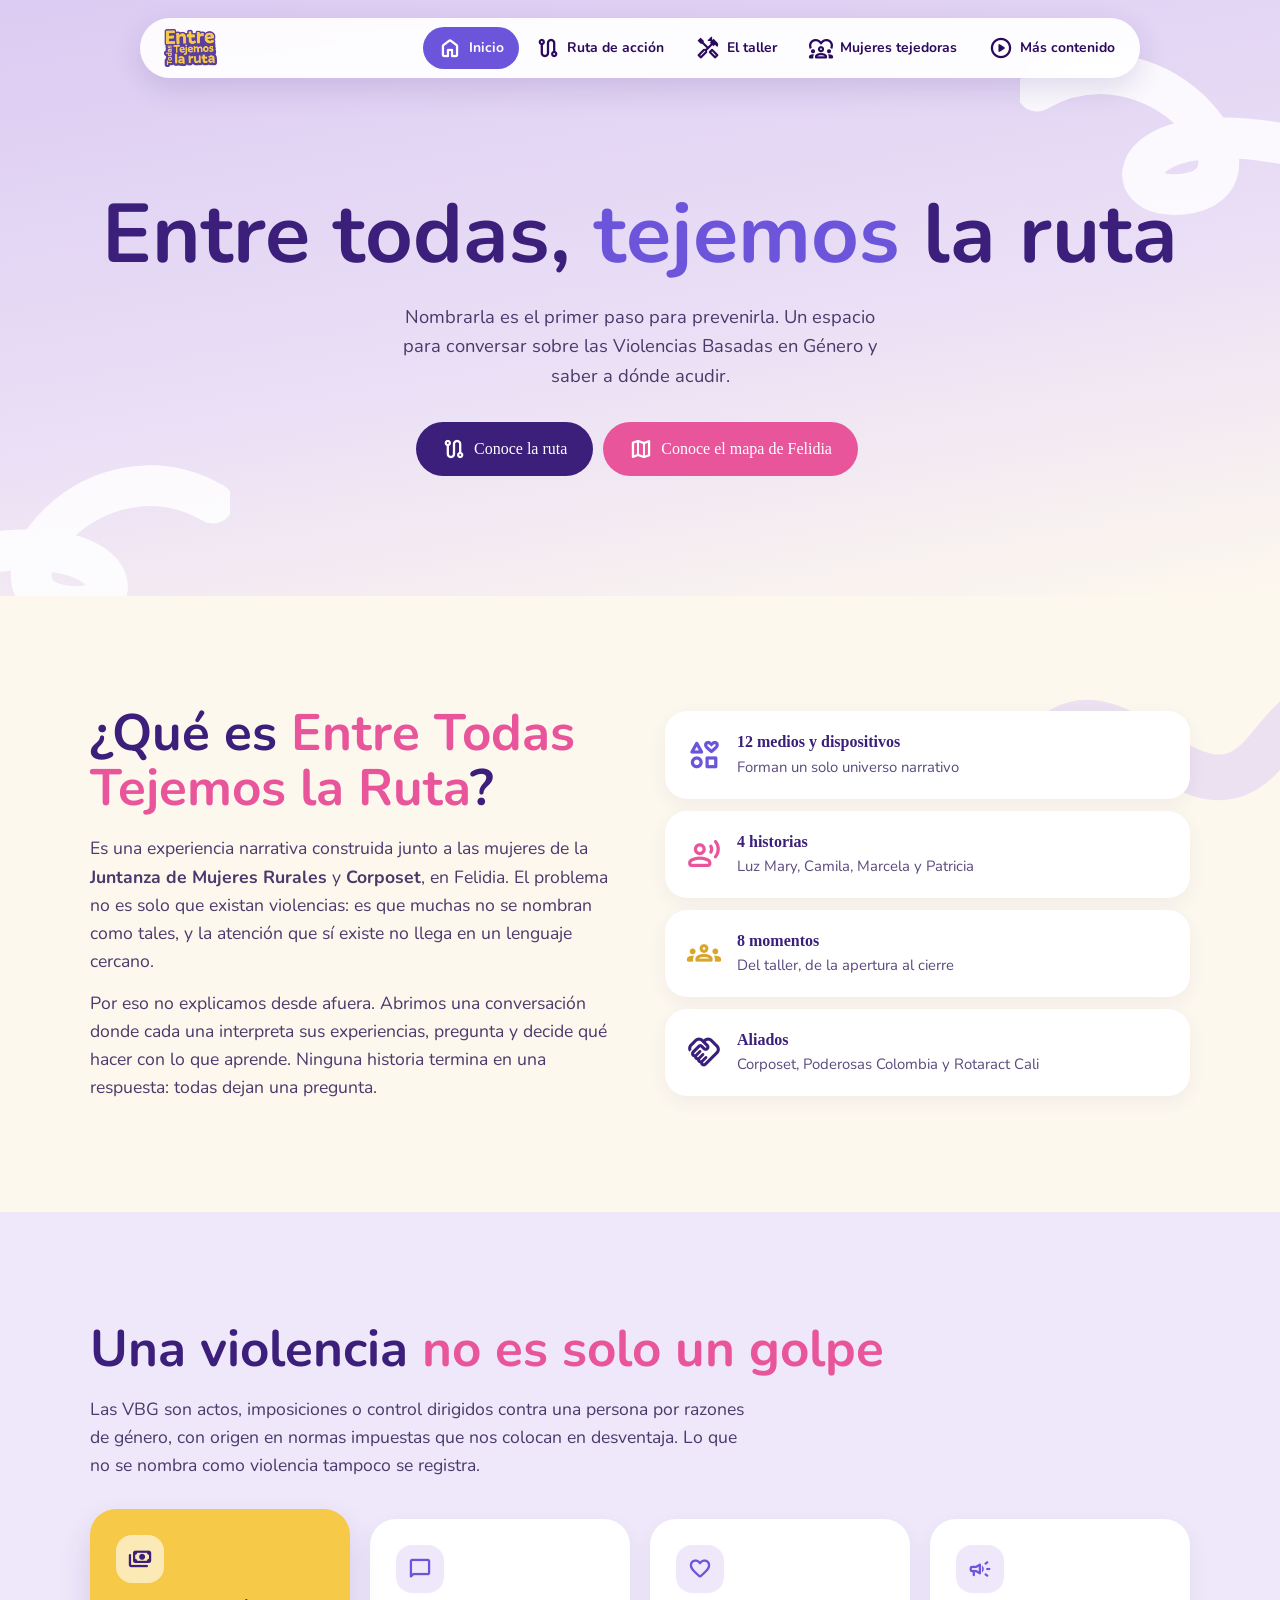
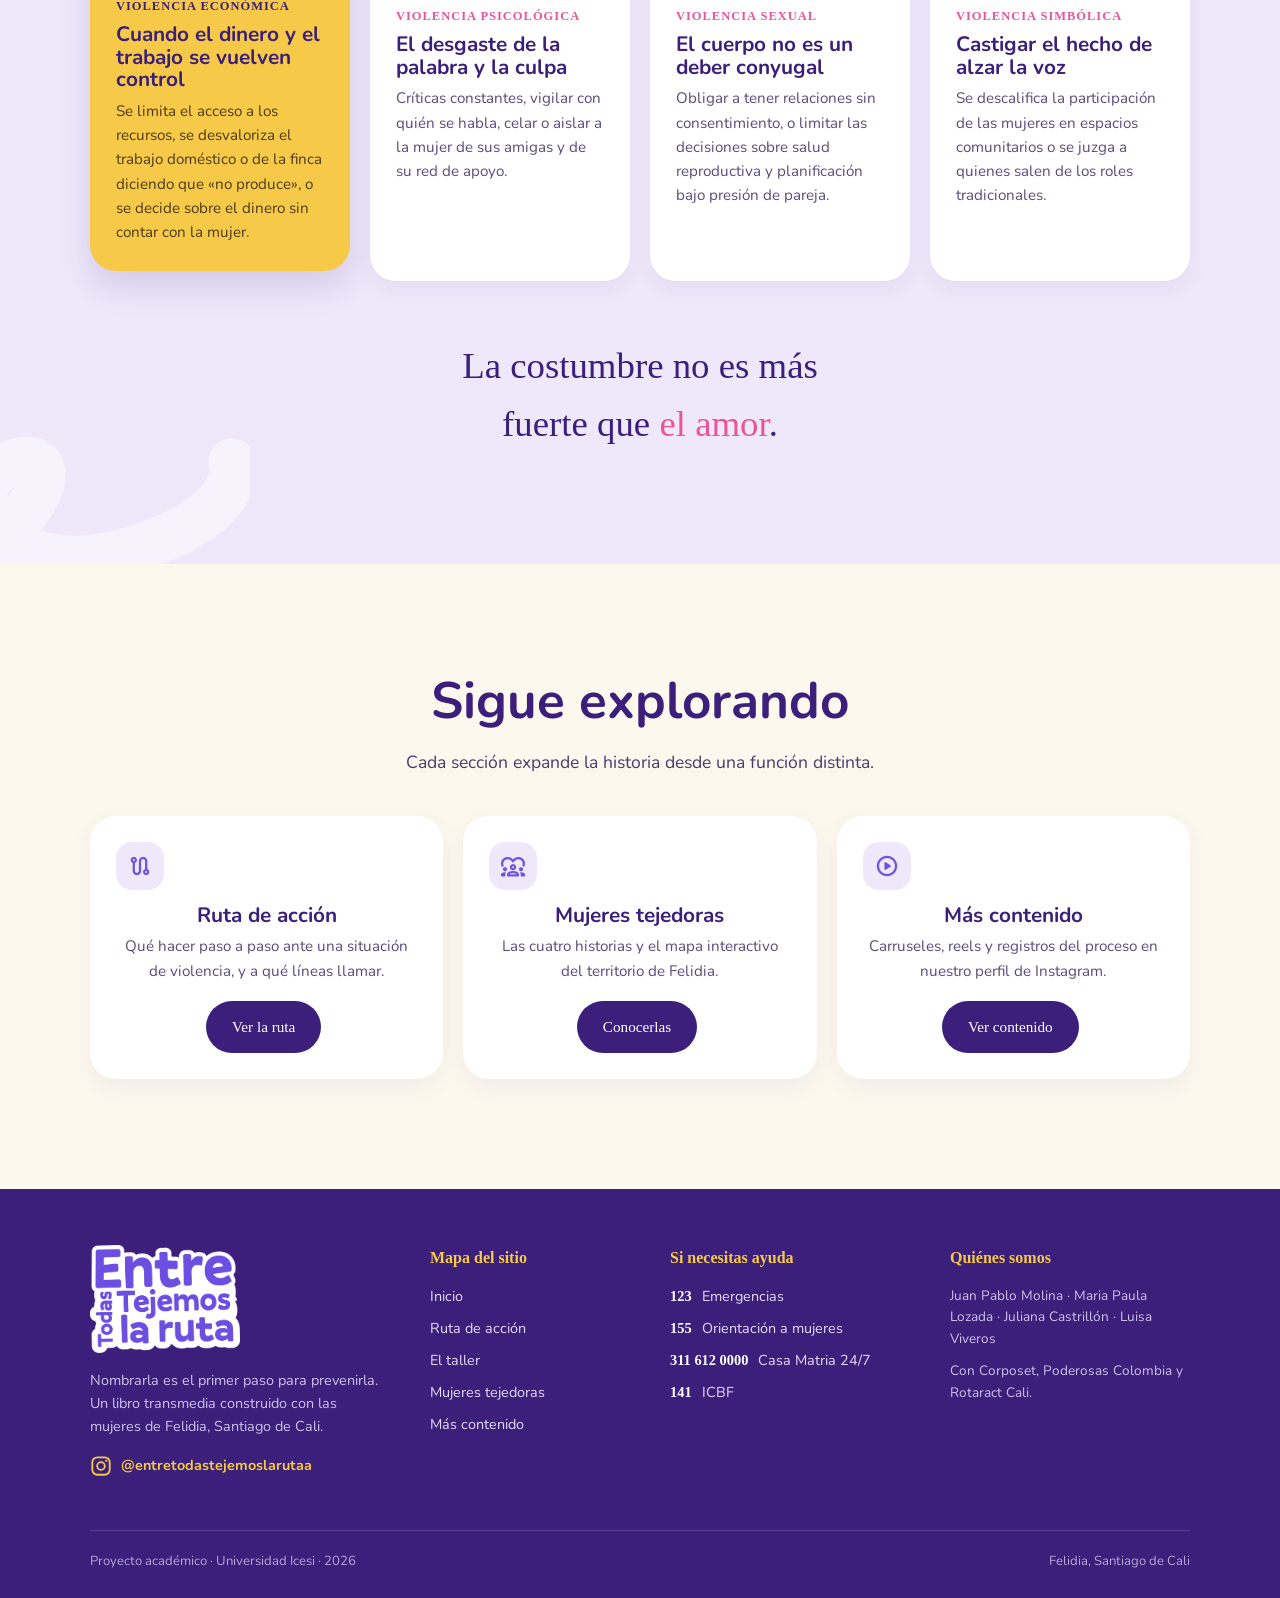
<file: index.html>
<!DOCTYPE html>
<html lang="es">
<head>
<meta charset="UTF-8">
<meta name="viewport" content="width=device-width,initial-scale=1">
<title>Inicio · Entre Todas Tejemos la Ruta</title>
<link href="https://fonts.googleapis.com/css2?family=Nunito:wght@400;600;700;800&display=swap" rel="stylesheet">
<link href="https://api.fontshare.com/v2/css?f[]=pally@400,500,700&display=swap" rel="stylesheet">
<link href="https://fonts.googleapis.com/css2?family=Material+Symbols+Rounded:opsz,wght,FILL,GRAD@24,400,0,0" rel="stylesheet">
<link rel="stylesheet" href="styles.css">
</head>
<body>

<nav>
  <a class="marca" href="index.html"><img src="logo2.png" alt="Entre Todas Tejemos la Ruta"></a>
  <div class="menu">
    <a class="ir activo" href="index.html"><span class="material-symbols-rounded">home</span>Inicio</a>
    <a class="ir" href="ruta.html"><span class="material-symbols-rounded">route</span>Ruta de acción</a>
    <a class="ir" href="taller.html"><span class="material-symbols-rounded">handyman</span>El taller</a>
        <a class="ir" href="tejedoras.html"><span class="material-symbols-rounded">diversity_1</span>Mujeres tejedoras</a>
    <a class="ir" href="contenido.html"><span class="material-symbols-rounded">play_circle</span>Más contenido</a>
  </div>
</nav>

<!-- ===== BANNER PRINCIPAL ===== -->
<header class="banner lila centro">
  <svg class="squig fuerte" style="right:-80px;top:40px;width:340px" viewBox="0 0 200 120" fill="none" stroke="#fff" stroke-width="24" stroke-linecap="round"><path d="M10 30C80 -10 150 80 100 90S60 30 190 70"/></svg>
  <svg class="squig fuerte" style="left:-110px;bottom:-60px;width:340px;transform:scaleX(-1)" viewBox="0 0 200 120" fill="none" stroke="#fff" stroke-width="24" stroke-linecap="round"><path d="M10 30C80 -10 150 80 100 90S60 30 190 70"/></svg>
  <div class="wrap">
      <h1>Entre todas, <em>tejemos</em> la ruta</h1>
      <p>Nombrarla es el primer paso para prevenirla. Un espacio para conversar sobre las Violencias Basadas en Género y saber a dónde acudir.</p>
      <a class="btn" href="ruta.html"><span class="material-symbols-rounded">route</span>Conoce la ruta</a>
      <a class="btn rosa" href="tejedoras.html"><span class="material-symbols-rounded">map</span>Conoce el mapa de Felidia</a>
  </div>
</header>

<!-- ===== EL PROYECTO ===== -->
<section class="fondo-crema">
  <svg class="squig" style="right:-120px;top:40px;width:380px" viewBox="0 0 200 120" fill="none" stroke="#DCCBF2" stroke-width="24" stroke-linecap="round"><path d="M10 60C50 10 90 110 130 60s50-30 60-20"/></svg>
  <div class="wrap two">
    <div>
      <h2>¿Qué es <em>Entre Todas Tejemos la Ruta</em>?</h2>
      <p class="lead">Es una experiencia narrativa construida junto a las mujeres de la <b>Juntanza de Mujeres Rurales</b> y <b>Corposet</b>, en Felidia. El problema no es solo que existan violencias: es que muchas no se nombran como tales, y la atención que sí existe no llega en un lenguaje cercano.</p>
      <p class="lead" style="margin-top:14px">Por eso no explicamos desde afuera. Abrimos una conversación donde cada una interpreta sus experiencias, pregunta y decide qué hacer con lo que aprende. Ninguna historia termina en una respuesta: todas dejan una pregunta.</p>
    </div>
    <div class="stats">
      <div class="stat"><span class="material-symbols-rounded">interests</span><div><b>12 medios y dispositivos</b><span class="d">Forman un solo universo narrativo</span></div></div>
      <div class="stat"><span class="material-symbols-rounded">record_voice_over</span><div><b>4 historias</b><span class="d">Luz Mary, Camila, Marcela y Patricia</span></div></div>
      <div class="stat"><span class="material-symbols-rounded">groups</span><div><b>8 momentos</b><span class="d">Del taller, de la apertura al cierre</span></div></div>
      <div class="stat"><span class="material-symbols-rounded">handshake</span><div><b>Aliados</b><span class="d">Corposet, Poderosas Colombia y Rotaract Cali</span></div></div>
    </div>
  </div>
</section>

<!-- ===== VBG ===== -->
<section class="fondo-suave">
  <svg class="squig" style="left:-110px;bottom:-60px;width:360px" viewBox="0 0 200 120" fill="none" stroke="#fff" stroke-width="26" stroke-linecap="round"><path d="M10 90C60 100 110 20 70 30S60 100 130 80 190 30 190 30"/></svg>
  <div class="wrap">
    <h2>Una violencia <em>no es solo un golpe</em></h2>
    <p class="lead">Las VBG son actos, imposiciones o control dirigidos contra una persona por razones de género, con origen en normas impuestas que nos colocan en desventaja. Lo que no se nombra como violencia tampoco se registra.</p>
    <div class="cards vbg">
      <div class="card activa"><div class="n"><span class="material-symbols-rounded">payments</span></div><h4>VIOLENCIA ECONÓMICA</h4><h3>Cuando el dinero y el trabajo se vuelven control</h3><p>Se limita el acceso a los recursos, se desvaloriza el trabajo doméstico o de la finca diciendo que «no produce», o se decide sobre el dinero sin contar con la mujer.</p></div>
      <div class="card"><div class="n"><span class="material-symbols-rounded">chat_bubble</span></div><h4>VIOLENCIA PSICOLÓGICA</h4><h3>El desgaste de la palabra y la culpa</h3><p>Críticas constantes, vigilar con quién se habla, celar o aislar a la mujer de sus amigas y de su red de apoyo.</p></div>
      <div class="card"><div class="n"><span class="material-symbols-rounded">favorite</span></div><h4>VIOLENCIA SEXUAL</h4><h3>El cuerpo no es un deber conyugal</h3><p>Obligar a tener relaciones sin consentimiento, o limitar las decisiones sobre salud reproductiva y planificación bajo presión de pareja.</p></div>
      <div class="card"><div class="n"><span class="material-symbols-rounded">campaign</span></div><h4>VIOLENCIA SIMBÓLICA</h4><h3>Castigar el hecho de alzar la voz</h3><p>Se descalifica la participación de las mujeres en espacios comunitarios o se juzga a quienes salen de los roles tradicionales.</p></div>
    </div>
    <p class="quote">La costumbre no es más fuerte que <span>el amor</span>.</p>
  </div>
</section>

<!-- ===== ACCESOS ===== -->
<section class="fondo-crema centro">
  <div class="wrap">
    <h2>Sigue explorando</h2>
    <p class="lead">Cada sección expande la historia desde una función distinta.</p>
    <div class="cards">
      <div class="card"><div class="n"><span class="material-symbols-rounded">route</span></div><h3>Ruta de acción</h3><p>Qué hacer paso a paso ante una situación de violencia, y a qué líneas llamar.</p><p style="margin-top:14px"><a class="btn" href="ruta.html">Ver la ruta</a></p></div>
      <div class="card"><div class="n"><span class="material-symbols-rounded">diversity_1</span></div><h3>Mujeres tejedoras</h3><p>Las cuatro historias y el mapa interactivo del territorio de Felidia.</p><p style="margin-top:14px"><a class="btn" href="tejedoras.html">Conocerlas</a></p></div>
      <div class="card"><div class="n"><span class="material-symbols-rounded">play_circle</span></div><h3>Más contenido</h3><p>Carruseles, reels y registros del proceso en nuestro perfil de Instagram.</p><p style="margin-top:14px"><a class="btn" href="contenido.html">Ver contenido</a></p></div>
    </div>
  </div>
</section>

<footer>
  <div class="pie">
    <div class="pie-marca">
      <!-- Cambia logo.png por tu logo cuando lo tengas -->
      <img src="logo.png" alt="Entre Todas Tejemos la Ruta" class="logo">
      <p>Nombrarla es el primer paso para prevenirla. Un libro transmedia construido con las mujeres de Felidia, Santiago de Cali.</p>
      <a class="red" href="https://www.instagram.com/entretodastejemoslarutaa/" target="_blank" rel="noopener" aria-label="Instagram">
        <svg viewBox="0 0 24 24" width="22" height="22" fill="none" stroke="currentColor" stroke-width="2" stroke-linecap="round"><rect x="2.5" y="2.5" width="19" height="19" rx="5.5"/><circle cx="12" cy="12" r="4.2"/><circle cx="17.6" cy="6.4" r="1.2" fill="currentColor" stroke="none"/></svg>
        <span>@entretodastejemoslarutaa</span>
      </a>
    </div>

    <div class="pie-col">
      <h4>Mapa del sitio</h4>
      <a href="index.html">Inicio</a>
      <a href="ruta.html">Ruta de acción</a>
      <a href="taller.html">El taller</a>
      <a href="tejedoras.html">Mujeres tejedoras</a>
      <a href="contenido.html">Más contenido</a>
    </div>

    <div class="pie-col">
      <h4>Si necesitas ayuda</h4>
      <a href="tel:123"><b>123</b> Emergencias</a>
      <a href="tel:155"><b>155</b> Orientación a mujeres</a>
      <a href="tel:3116120000"><b>311 612 0000</b> Casa Matria 24/7</a>
      <a href="tel:141"><b>141</b> ICBF</a>
    </div>

    <div class="pie-col">
      <h4>Quiénes somos</h4>
      <p class="pie-txt">Juan Pablo Molina · Maria Paula Lozada · Juliana Castrillón · Luisa Viveros</p>
      <p class="pie-txt">Con Corposet, Poderosas Colombia y Rotaract Cali.</p>
    </div>
  </div>

  <div class="pie-abajo">
    <span>Proyecto académico · Universidad Icesi · 2026</span>
    <span>Felidia, Santiago de Cali</span>
  </div>
</footer>
<script>
// Las tarjetas de VBG se van iluminando una por una, como un carrusel.
var tarjetas = document.querySelectorAll(".cards.vbg .card");
var actual = 0;
function iluminar(i){
  tarjetas.forEach(function(t){ t.classList.remove("activa"); });
  tarjetas[i].classList.add("activa");
  actual = i;
}
var reloj = setInterval(function(){ iluminar((actual + 1) % tarjetas.length); }, 2600);
// Si el usuario pasa el mouse, manda el mouse y se detiene el automatico
tarjetas.forEach(function(t, i){
  t.onmouseenter = function(){ clearInterval(reloj); iluminar(i); };
});
</script>
</body>
</html>
</file>
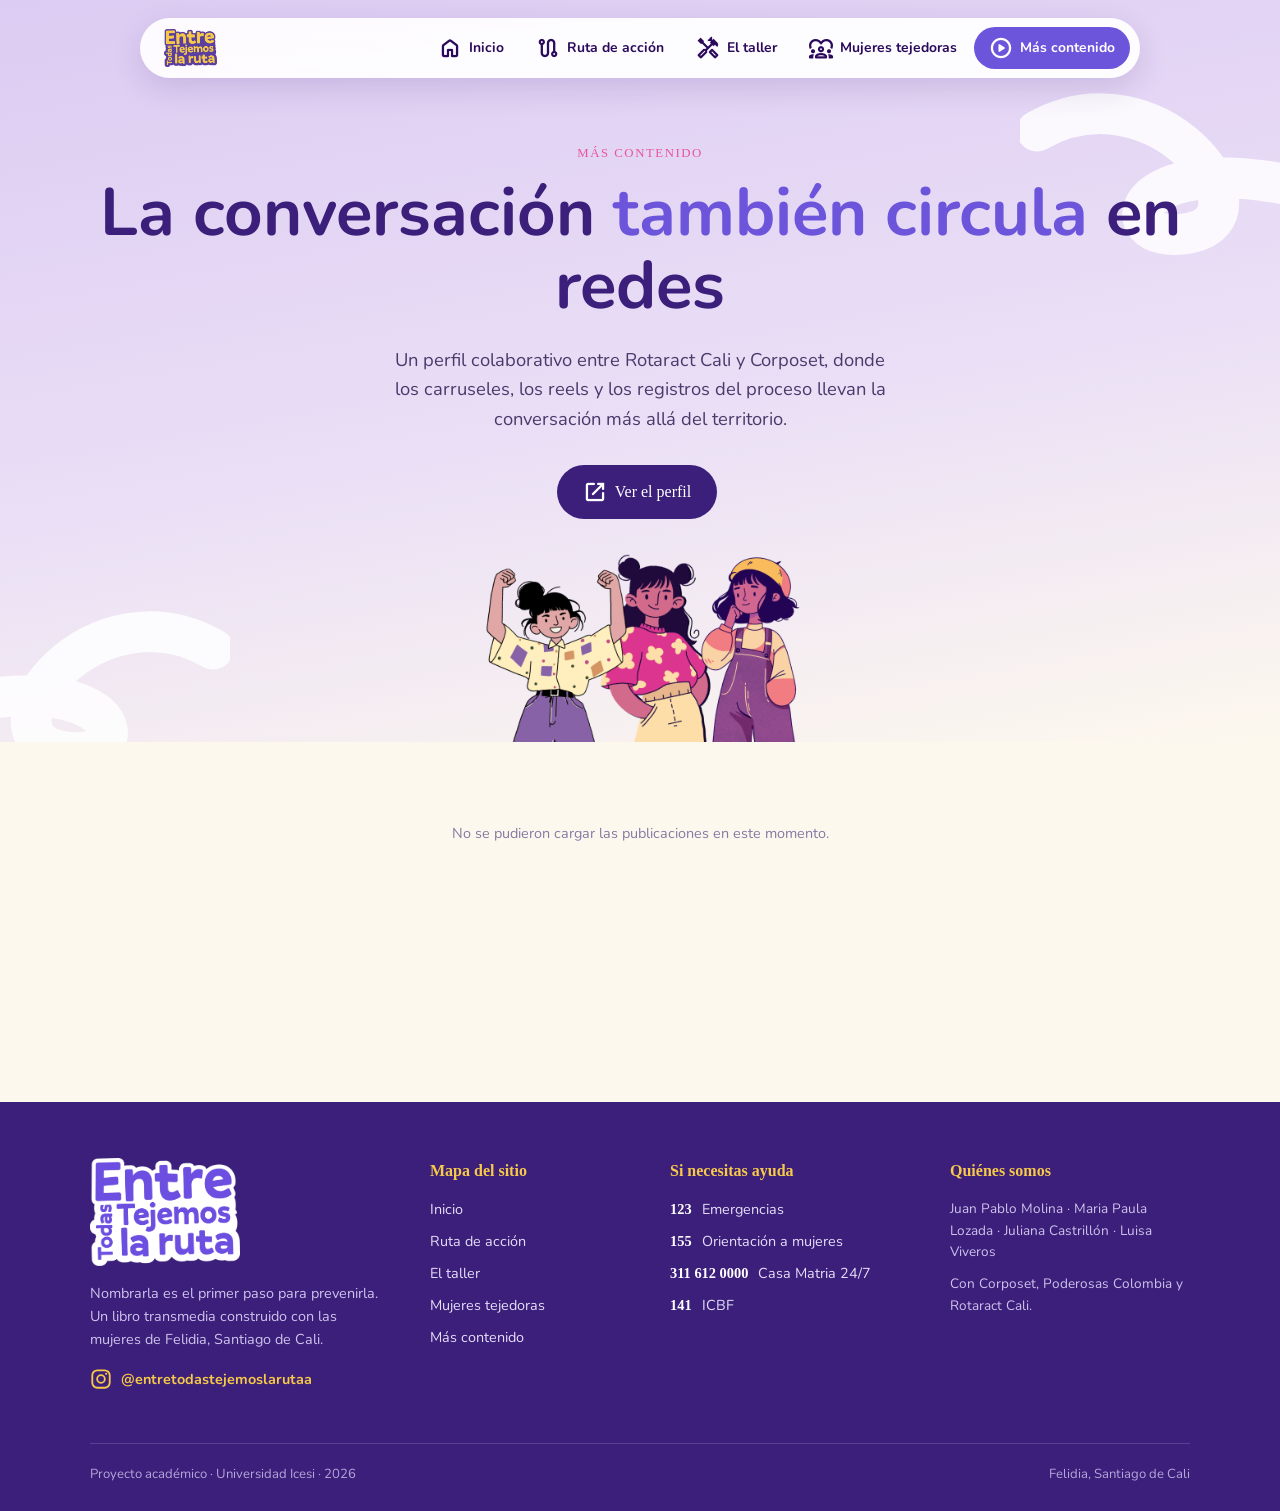
<file: contenido.html>
<!DOCTYPE html>
<html lang="es">
<head>
<meta charset="UTF-8">
<meta name="viewport" content="width=device-width,initial-scale=1">
<title>Más contenido · Entre Todas Tejemos la Ruta</title>
<link href="https://fonts.googleapis.com/css2?family=Nunito:wght@400;600;700;800&display=swap" rel="stylesheet">
<link href="https://api.fontshare.com/v2/css?f[]=pally@400,500,700&display=swap" rel="stylesheet">
<link href="https://fonts.googleapis.com/css2?family=Material+Symbols+Rounded:opsz,wght,FILL,GRAD@24,400,0,0" rel="stylesheet">
<link rel="stylesheet" href="styles.css">
</head>
<body>

<nav>
  <a class="marca" href="index.html"><img src="logo2.png" alt="Entre Todas Tejemos la Ruta"></a>
  <div class="menu">
    <a class="ir" href="index.html"><span class="material-symbols-rounded">home</span>Inicio</a>
    <a class="ir" href="ruta.html"><span class="material-symbols-rounded">route</span>Ruta de acción</a>
    <a class="ir" href="taller.html"><span class="material-symbols-rounded">handyman</span>El taller</a>
        <a class="ir" href="tejedoras.html"><span class="material-symbols-rounded">diversity_1</span>Mujeres tejedoras</a>
    <a class="ir activo" href="contenido.html"><span class="material-symbols-rounded">play_circle</span>Más contenido</a>
  </div>
</nav>

<header class="banner interno lila ajustado centro">
  <svg class="squig fuerte" style="right:-80px;top:80px;width:340px" viewBox="0 0 200 120" fill="none" stroke="#fff" stroke-width="24" stroke-linecap="round"><path d="M10 30C80 -10 150 80 100 90S60 30 190 70"/></svg>
  <svg class="squig fuerte" style="left:-110px;bottom:-60px;width:340px;transform:scaleX(-1)" viewBox="0 0 200 120" fill="none" stroke="#fff" stroke-width="24" stroke-linecap="round"><path d="M10 30C80 -10 150 80 100 90S60 30 190 70"/></svg>
  <div class="wrap">
    <span class="eyebrow">Más contenido</span>
    <h1>La conversación <em>también circula</em> en redes</h1>
    <p>Un perfil colaborativo entre Rotaract Cali y Corposet, donde los carruseles, los reels y los registros del proceso llevan la conversación más allá del territorio.</p>
    <a class="btn" id="iglink" href="#" target="_blank" rel="noopener"><span class="material-symbols-rounded">open_in_new</span>Ver el perfil</a>

    <!-- Para cambiar la imagen, reemplaza el nombre del archivo -->
    <div class="ilustra-caja">
      <img class="ilustra" src="Group 19.png" alt="Ilustración de las tejedoras">
    </div>
  </div>
</header>

<section class="fondo-crema" style="padding-top:0">
  <div class="wrap">
    <!-- Aqui se cargan solas las publicaciones de Instagram -->
    <div class="muro" id="feed">
      <p class="pie-feed">Cargando publicaciones…</p>
    </div>
  </div>
</section>

<footer>
  <div class="pie">
    <div class="pie-marca">
      <!-- Cambia logo.png por tu logo cuando lo tengas -->
      <img src="logo.png" alt="Entre Todas Tejemos la Ruta" class="logo">
      <p>Nombrarla es el primer paso para prevenirla. Un libro transmedia construido con las mujeres de Felidia, Santiago de Cali.</p>
      <a class="red" href="https://www.instagram.com/entretodastejemoslarutaa/" target="_blank" rel="noopener" aria-label="Instagram">
        <svg viewBox="0 0 24 24" width="22" height="22" fill="none" stroke="currentColor" stroke-width="2" stroke-linecap="round"><rect x="2.5" y="2.5" width="19" height="19" rx="5.5"/><circle cx="12" cy="12" r="4.2"/><circle cx="17.6" cy="6.4" r="1.2" fill="currentColor" stroke="none"/></svg>
        <span>@entretodastejemoslarutaa</span>
      </a>
    </div>

    <div class="pie-col">
      <h4>Mapa del sitio</h4>
      <a href="index.html">Inicio</a>
      <a href="ruta.html">Ruta de acción</a>
      <a href="taller.html">El taller</a>
      <a href="tejedoras.html">Mujeres tejedoras</a>
      <a href="contenido.html">Más contenido</a>
    </div>

    <div class="pie-col">
      <h4>Si necesitas ayuda</h4>
      <a href="tel:123"><b>123</b> Emergencias</a>
      <a href="tel:155"><b>155</b> Orientación a mujeres</a>
      <a href="tel:3116120000"><b>311 612 0000</b> Casa Matria 24/7</a>
      <a href="tel:141"><b>141</b> ICBF</a>
    </div>

    <div class="pie-col">
      <h4>Quiénes somos</h4>
      <p class="pie-txt">Juan Pablo Molina · Maria Paula Lozada · Juliana Castrillón · Luisa Viveros</p>
      <p class="pie-txt">Con Corposet, Poderosas Colombia y Rotaract Cali.</p>
    </div>
  </div>

  <div class="pie-abajo">
    <span>Proyecto académico · Universidad Icesi · 2026</span>
    <span>Felidia, Santiago de Cali</span>
  </div>
</footer>

<script>
/* =========================================================
   1) EL USUARIO DEL PERFIL (sin la arroba)
   ========================================================= */
var USUARIO_IG = "entretodastejemoslarutaa";

/* =========================================================
   2) EL FEED DE BEHOLD
   ========================================================= */
var FEED = "https://feeds.behold.so/5PLVJlpUCPObW07onoo1";

/* Cuantas publicaciones mostrar */
var CUANTAS = 6;

/* ---- De aqui para abajo no hace falta cambiar nada ---- */
document.getElementById("iglink").href = "https://www.instagram.com/" + USUARIO_IG + "/";

var feed = document.getElementById("feed");

/* Saca la mejor imagen disponible de una publicacion o de una lamina */
function sacarImagen(m){
  return (m.sizes && m.sizes.medium && m.sizes.medium.mediaUrl) ||
         (m.sizes && m.sizes.large  && m.sizes.large.mediaUrl)  ||
         (m.sizes && m.sizes.full   && m.sizes.full.mediaUrl)   ||
         m.thumbnailUrl || m.mediaUrl || "";
}

/* Arma una tarjeta con su carrusel propio */
function armarTarjeta(p){
  var laminas = (p.children && p.children.length) ? p.children : [p];
  var esVideo = (p.mediaType === "VIDEO");

  var card = document.createElement("article");
  card.className = "igc" + (esVideo ? " reel" : "");

  /* --- zona de medios --- */
  var medios = document.createElement("div");
  medios.className = "medios";

  laminas.forEach(function(m, i){
    var slide = document.createElement("div");
    slide.className = "slide" + (i === 0 ? " on" : "");
    if (m.mediaType === "VIDEO") {
      var v = document.createElement("video");
      v.src = m.mediaUrl;
      v.poster = m.thumbnailUrl || "";
      v.controls = true;
      v.playsInline = true;
      v.preload = "metadata";
      slide.appendChild(v);
    } else {
      var img = document.createElement("img");
      img.src = sacarImagen(m);
      img.alt = "Publicación de Instagram";
      img.loading = "lazy";
      slide.appendChild(img);
    }
    medios.appendChild(slide);
  });

  /* flechas y puntos, solo si hay mas de una lamina */
  if (laminas.length > 1) {
    var pos = 0;
    var slides = medios.querySelectorAll(".slide");

    var puntos = document.createElement("div");
    puntos.className = "puntos";
    laminas.forEach(function(_, i){
      var d = document.createElement("span");
      if (i === 0) d.className = "on";
      puntos.appendChild(d);
    });

    function mover(n){
      // pausa cualquier video antes de cambiar de lamina
      var vid = slides[pos].querySelector("video");
      if (vid) vid.pause();
      slides[pos].classList.remove("on");
      puntos.children[pos].classList.remove("on");
      pos = (n + slides.length) % slides.length;
      slides[pos].classList.add("on");
      puntos.children[pos].classList.add("on");
    }

    var atras = document.createElement("button");
    atras.className = "flecha izq";
    atras.innerHTML = '<span class="material-symbols-rounded">chevron_left</span>';
    atras.onclick = function(){ mover(pos - 1); };

    var adelante = document.createElement("button");
    adelante.className = "flecha der";
    adelante.innerHTML = '<span class="material-symbols-rounded">chevron_right</span>';
    adelante.onclick = function(){ mover(pos + 1); };

    medios.appendChild(atras);
    medios.appendChild(adelante);
    medios.appendChild(puntos);

    var cuenta = document.createElement("span");
    cuenta.className = "cuenta";
    cuenta.innerHTML = '<span class="material-symbols-rounded">filter_none</span>';
    medios.appendChild(cuenta);
  }

  card.appendChild(medios);

  /* --- copy de la publicacion --- */
  var texto = (p.caption || "").trim();
  var pie = document.createElement("div");
  pie.className = "copy";
  if (texto === "") {
    pie.innerHTML = '<p class="sincopy">Sin descripción</p>';
  } else {
    var parrafo = document.createElement("p");
    parrafo.className = "recortado";
    parrafo.textContent = texto;
    var mas = document.createElement("button");
    mas.className = "vermas";
    mas.textContent = "Ver más";
    mas.onclick = function(){
      parrafo.classList.toggle("recortado");
      mas.textContent = parrafo.classList.contains("recortado") ? "Ver más" : "Ver menos";
    };
    pie.appendChild(parrafo);
    pie.appendChild(mas);
  }

  var enlace = document.createElement("a");
  enlace.className = "ira";
  enlace.href = p.permalink;
  enlace.target = "_blank";
  enlace.rel = "noopener";
  enlace.innerHTML = '<span class="material-symbols-rounded">open_in_new</span>Ver en Instagram';
  pie.appendChild(enlace);

  card.appendChild(pie);
  return card;
}

fetch(FEED)
  .then(function(r){ return r.json(); })
  .then(function(datos){
    var posts = Array.isArray(datos) ? datos : (datos.posts || []);
    feed.innerHTML = "";
    if (posts.length === 0) {
      feed.innerHTML = '<p class="pie-feed">Todavía no hay publicaciones.</p>';
      return;
    }
    posts.slice(0, CUANTAS).forEach(function(p){
      feed.appendChild(armarTarjeta(p));
    });
  })
  .catch(function(){
    feed.innerHTML = '<p class="pie-feed">No se pudieron cargar las publicaciones en este momento.</p>';
  });
</script>
</body>
</html>
</file>
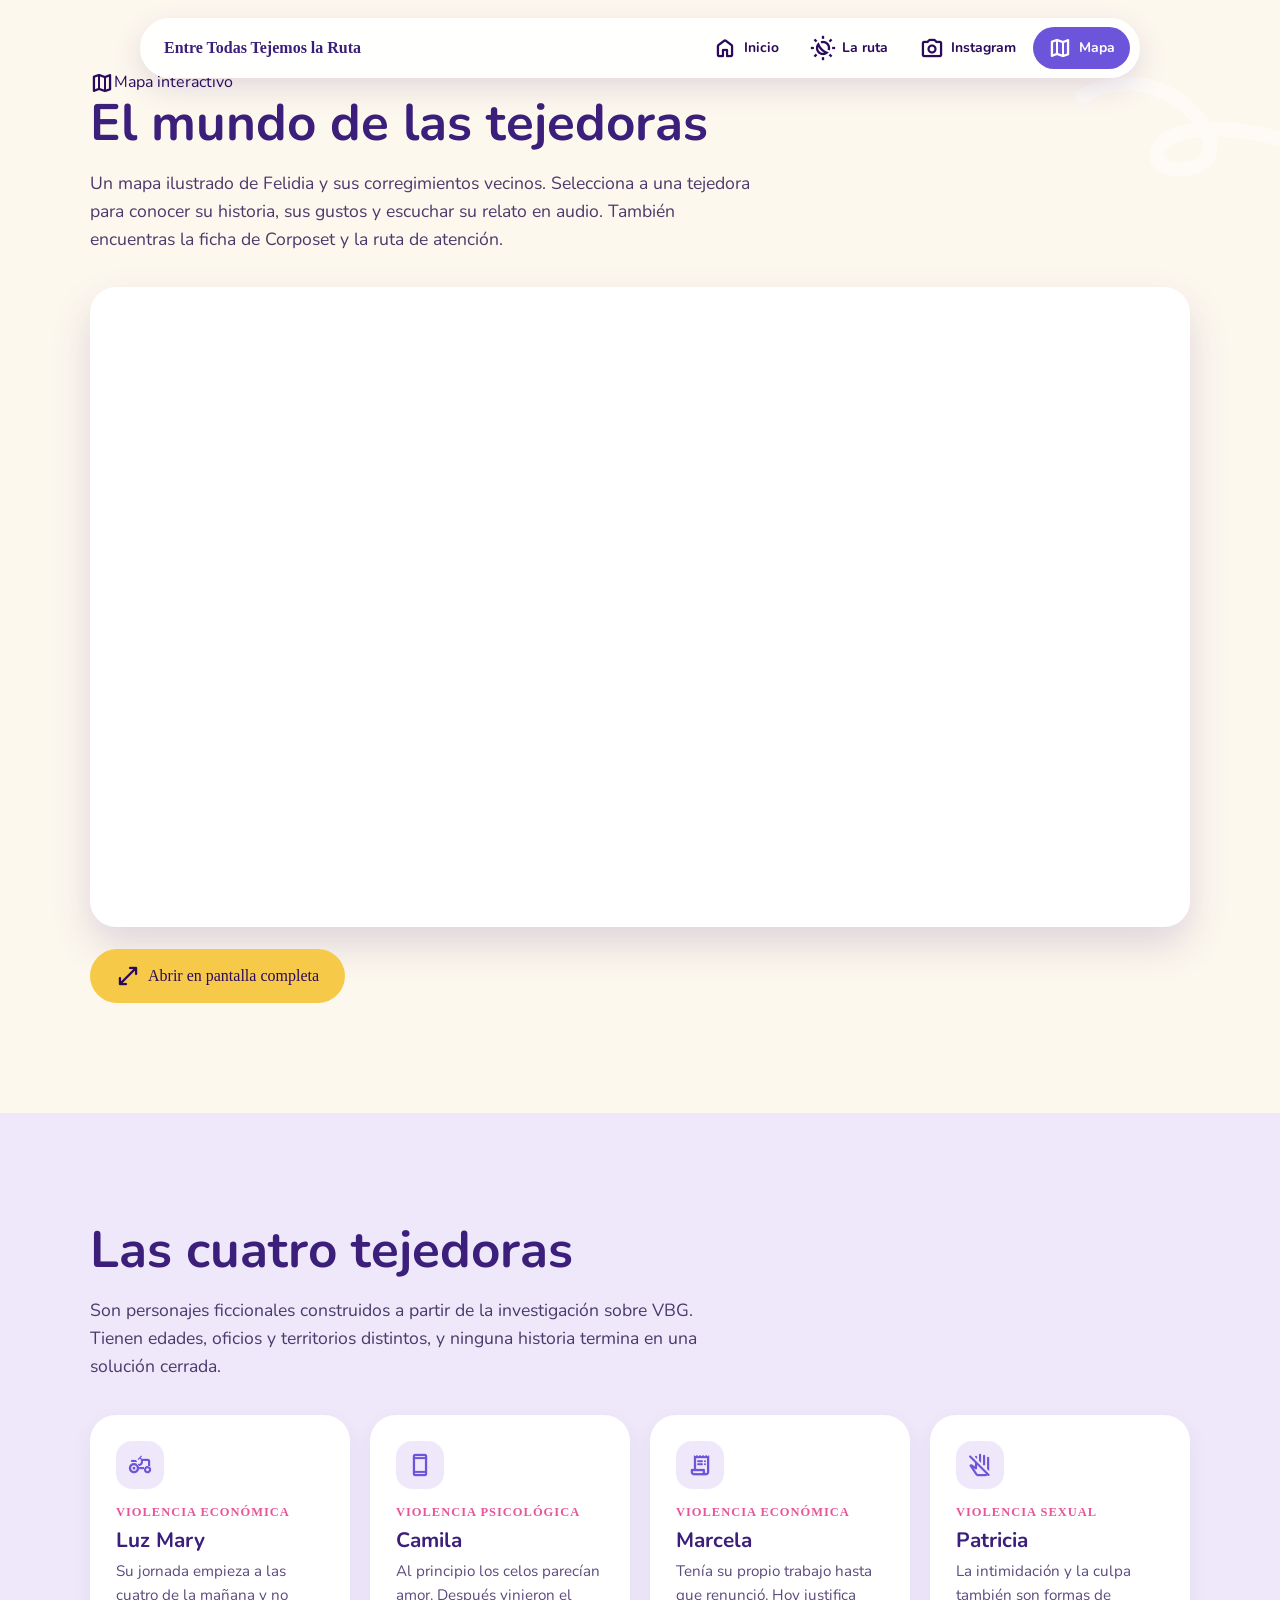
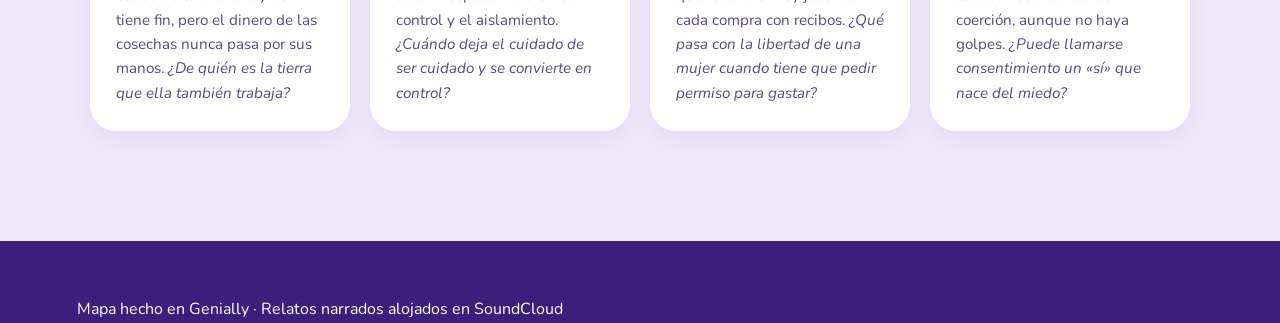
<file: mapa.html>
<!DOCTYPE html>
<html lang="es">
<head>
<meta charset="UTF-8">
<meta name="viewport" content="width=device-width,initial-scale=1">
<title>Mapa · Entre Todas Tejemos la Ruta</title>
<link href="https://fonts.googleapis.com/css2?family=Nunito:wght@400;600;700;800&display=swap" rel="stylesheet">
<link href="https://api.fontshare.com/v2/css?f[]=pally@400,500,700&display=swap" rel="stylesheet">
<link href="https://fonts.googleapis.com/css2?family=Material+Symbols+Rounded:opsz,wght,FILL,GRAD@24,400,0,0" rel="stylesheet">
<link rel="stylesheet" href="styles.css">
</head>
<body>

<nav>
  <a class="marca" href="index.html">Entre Todas Tejemos la Ruta</a>
  <div class="menu">
    <a class="ir" href="index.html"><span class="material-symbols-rounded">home</span>Inicio</a>
    <a class="ir" href="ruta.html"><span class="material-symbols-rounded">routine</span>La ruta</a>
    <a class="ir" href="instagram.html"><span class="material-symbols-rounded">photo_camera</span>Instagram</a>
    <a class="ir activo" href="mapa.html"><span class="material-symbols-rounded">map</span>Mapa</a>
  </div>
</nav>

<section class="fondo-violeta" style="padding-top:70px">
  <svg class="squig" style="right:-30px;top:60px;width:240px" viewBox="0 0 200 120" fill="none" stroke="#fff" stroke-width="12" stroke-linecap="round"><path d="M10 30C80 -10 150 80 100 90S60 30 190 70"/></svg>
  <div class="wrap">
    <span class="tag"><span class="material-symbols-rounded">map</span>Mapa interactivo</span>
    <h2><span class="lbl">El mundo de las tejedoras</span></h2>
    <p class="lead">Un mapa ilustrado de Felidia y sus corregimientos vecinos. Selecciona a una tejedora para conocer su historia, sus gustos y escuchar su relato en audio. También encuentras la ficha de Corposet y la ruta de atención.</p>

    <div class="frame">
      <iframe src="https://view.genially.com/6af2fbed27aabd9be8a95e26" title="Mapa interactivo Entre Todas Tejemos la Ruta" allowfullscreen loading="lazy"></iframe>
    </div>

    <p style="margin-top:18px">
      <a class="btn y" href="https://view.genially.com/6af2fbed27aabd9be8a95e26" target="_blank" rel="noopener"><span class="material-symbols-rounded">open_in_full</span>Abrir en pantalla completa</a>
    </p>
  </div>
</section>

<section class="fondo-suave">
  <div class="wrap">
    <h2><span class="lbl">Las cuatro tejedoras</span></h2>
    <p class="lead">Son personajes ficcionales construidos a partir de la investigación sobre VBG. Tienen edades, oficios y territorios distintos, y ninguna historia termina en una solución cerrada.</p>
    <div class="cards" style="margin-top:34px">
      <div class="card"><div class="n"><span class="material-symbols-rounded">agriculture</span></div><h4>VIOLENCIA ECONÓMICA</h4><h3>Luz Mary</h3><p>Su jornada empieza a las cuatro de la mañana y no tiene fin, pero el dinero de las cosechas nunca pasa por sus manos. <i>¿De quién es la tierra que ella también trabaja?</i></p></div>
      <div class="card"><div class="n"><span class="material-symbols-rounded">smartphone</span></div><h4>VIOLENCIA PSICOLÓGICA</h4><h3>Camila</h3><p>Al principio los celos parecían amor. Después vinieron el control y el aislamiento. <i>¿Cuándo deja el cuidado de ser cuidado y se convierte en control?</i></p></div>
      <div class="card"><div class="n"><span class="material-symbols-rounded">receipt_long</span></div><h4>VIOLENCIA ECONÓMICA</h4><h3>Marcela</h3><p>Tenía su propio trabajo hasta que renunció. Hoy justifica cada compra con recibos. <i>¿Qué pasa con la libertad de una mujer cuando tiene que pedir permiso para gastar?</i></p></div>
      <div class="card"><div class="n"><span class="material-symbols-rounded">do_not_touch</span></div><h4>VIOLENCIA SEXUAL</h4><h3>Patricia</h3><p>La intimidación y la culpa también son formas de coerción, aunque no haya golpes. <i>¿Puede llamarse consentimiento un «sí» que nace del miedo?</i></p></div>
    </div>
  </div>
</section>

<footer>Mapa hecho en Genially · Relatos narrados alojados en SoundCloud</footer>
</body>
</html>
</file>
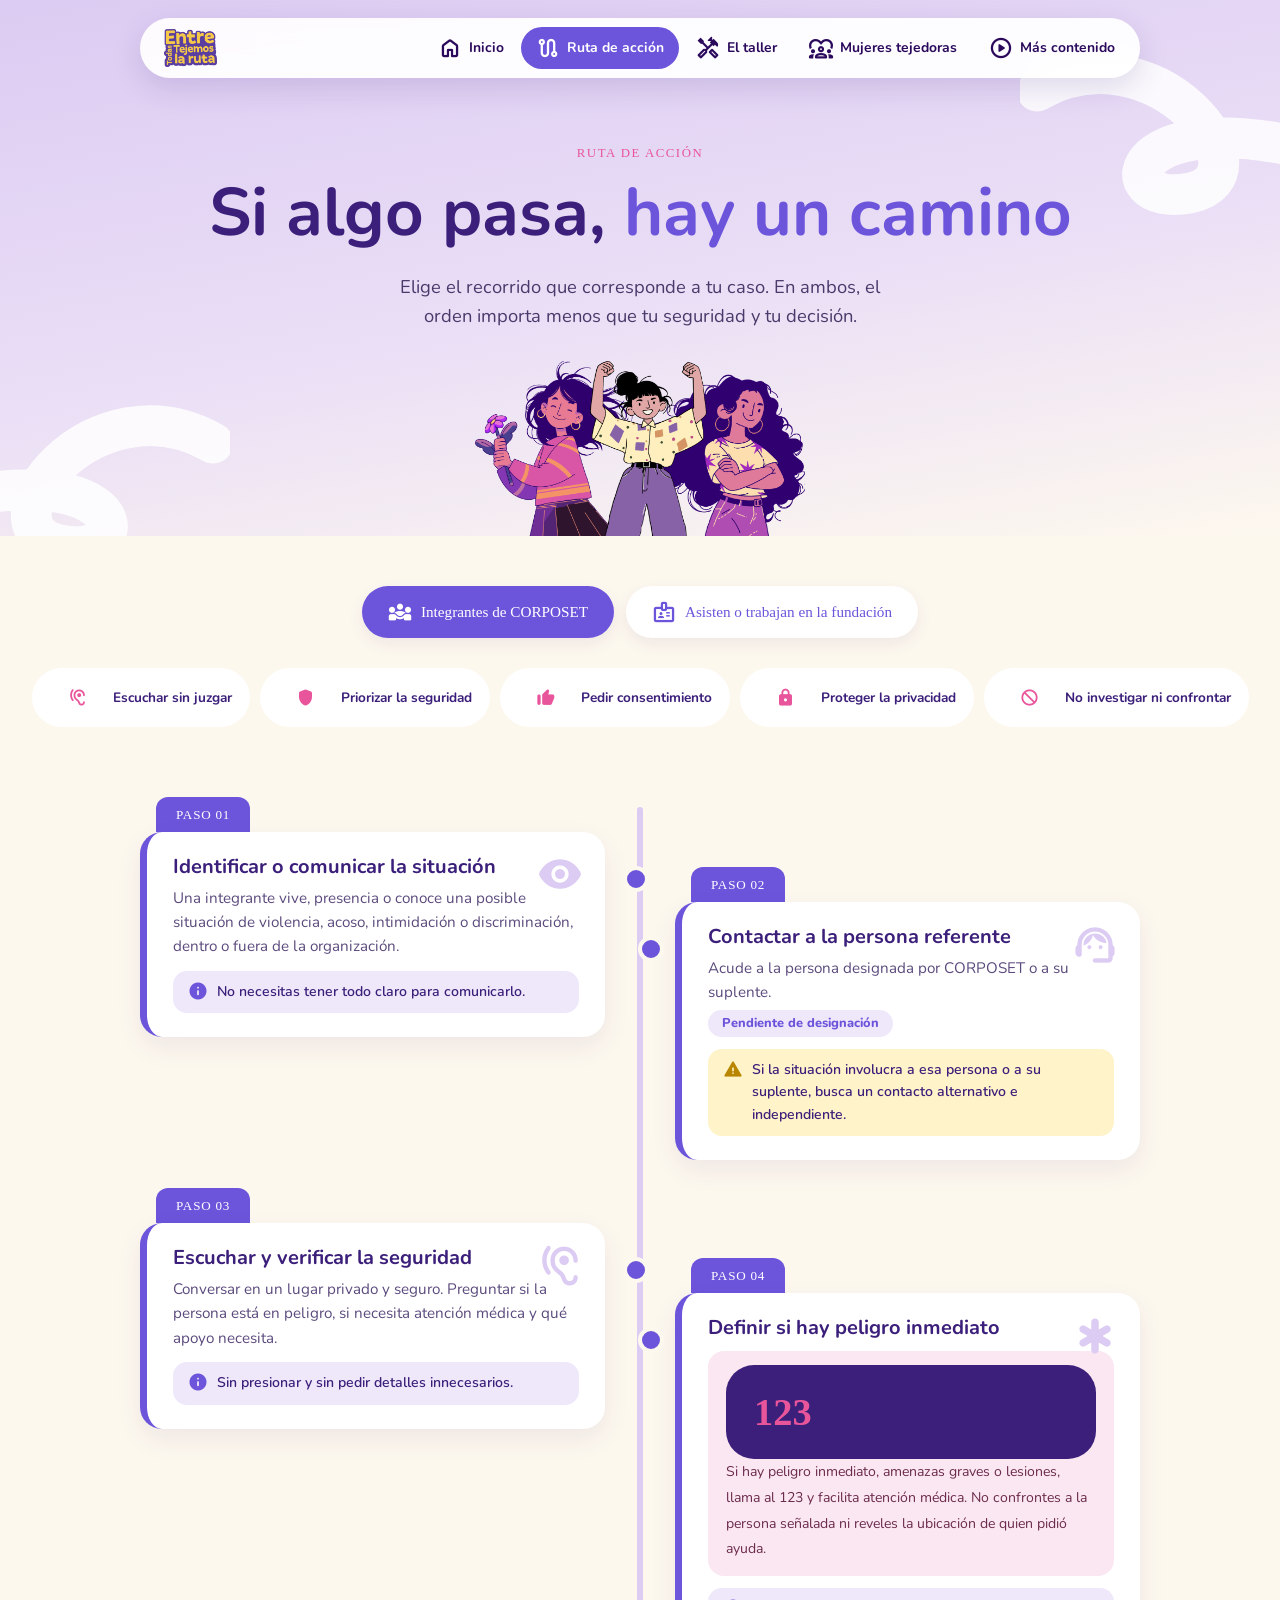
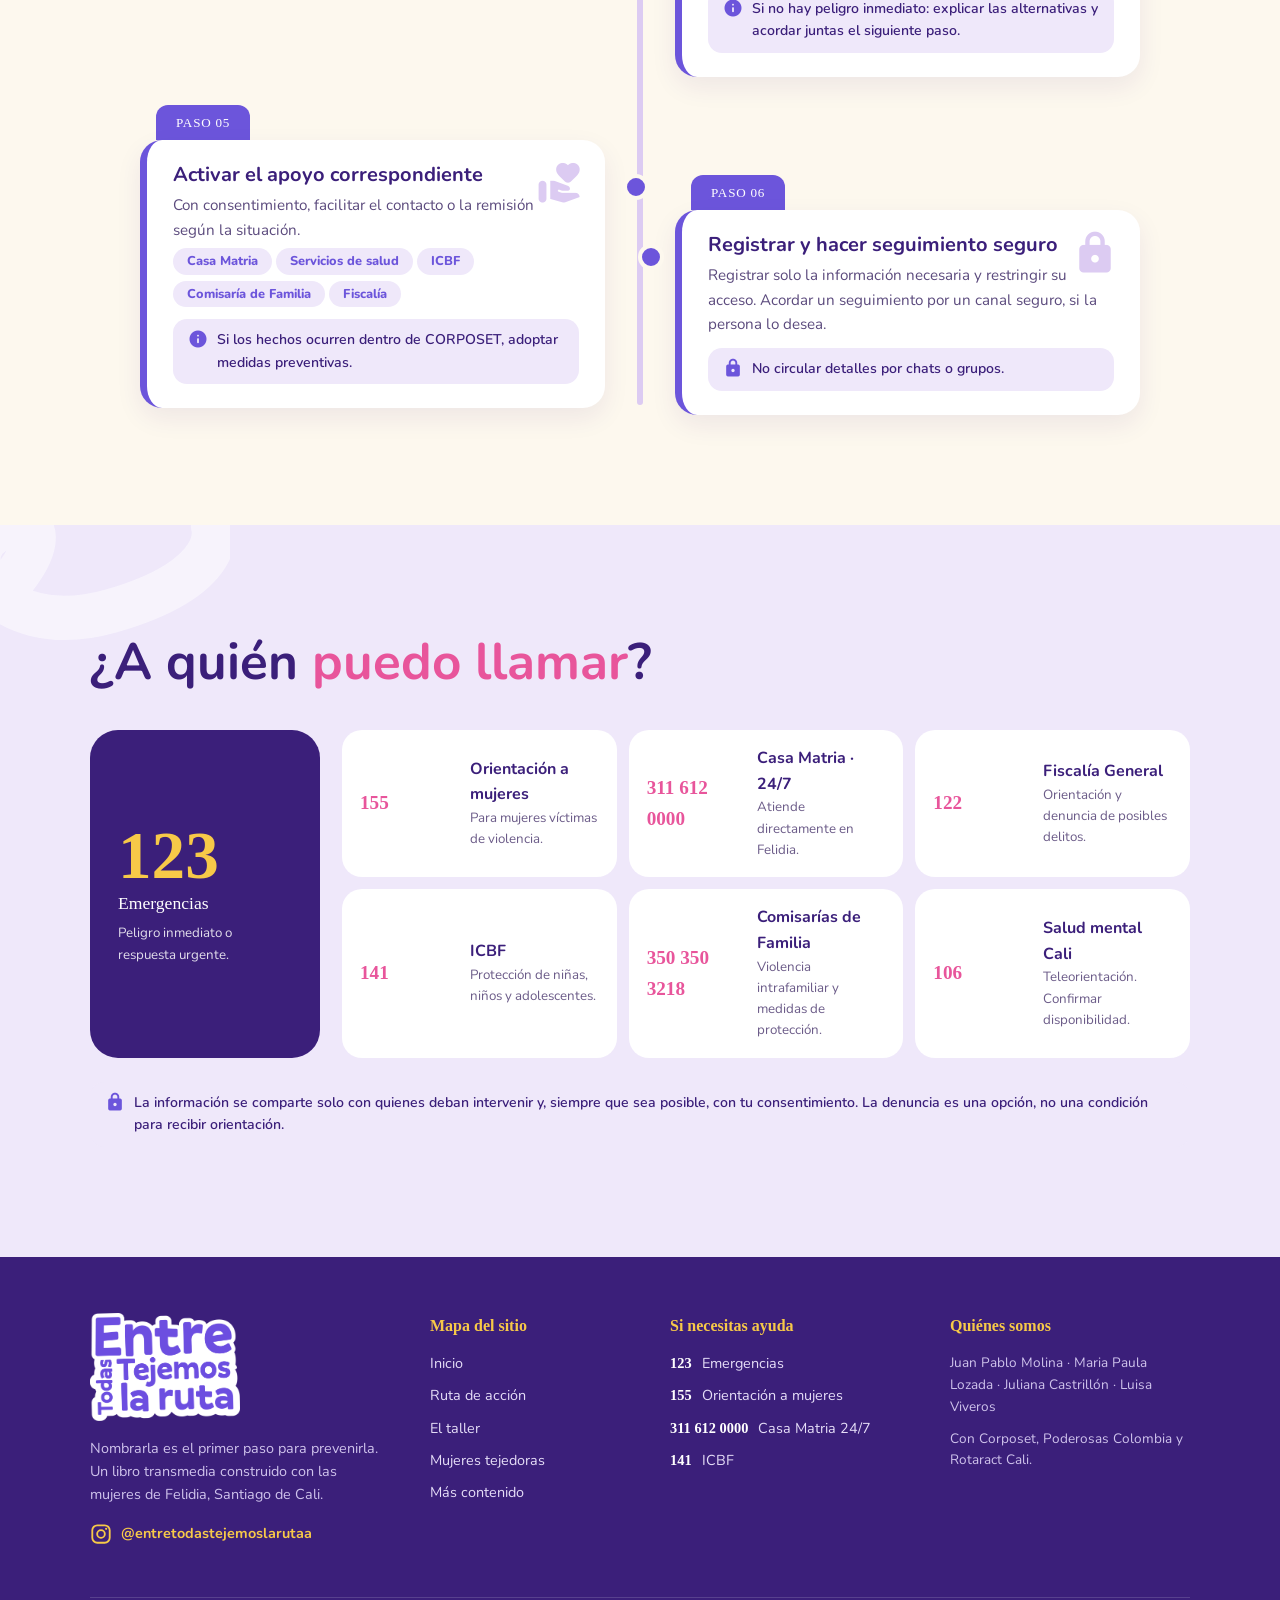
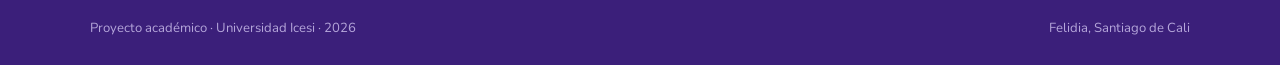
<file: ruta.html>
<!DOCTYPE html>
<html lang="es">
<head>
<meta charset="UTF-8">
<meta name="viewport" content="width=device-width,initial-scale=1">
<title>Ruta de acción · Entre Todas Tejemos la Ruta</title>
<link href="https://fonts.googleapis.com/css2?family=Nunito:wght@400;600;700;800&display=swap" rel="stylesheet">
<link href="https://api.fontshare.com/v2/css?f[]=pally@400,500,700&display=swap" rel="stylesheet">
<link href="https://fonts.googleapis.com/css2?family=Material+Symbols+Rounded:opsz,wght,FILL,GRAD@24,400,0,0&display=block" rel="stylesheet">
<link rel="stylesheet" href="styles.css">
</head>
<body>

<nav>
  <a class="marca" href="index.html"><img src="logo2.png" alt="Entre Todas Tejemos la Ruta"></a>
  <div class="menu">
    <a class="ir" href="index.html"><span class="material-symbols-rounded">home</span>Inicio</a>
    <a class="ir activo" href="ruta.html"><span class="material-symbols-rounded">route</span>Ruta de acción</a>
    <a class="ir" href="taller.html"><span class="material-symbols-rounded">handyman</span>El taller</a>
        <a class="ir" href="tejedoras.html"><span class="material-symbols-rounded">diversity_1</span>Mujeres tejedoras</a>
    <a class="ir" href="contenido.html"><span class="material-symbols-rounded">play_circle</span>Más contenido</a>
  </div>
</nav>

<!-- ===== BANNER =====
     Para poner tu imagen: cambia la ruta del src de abajo por el nombre
     de tu archivo, por ejemplo src="ruta-banner.png".
     Si el archivo no existe todavia, se ve un recuadro de color. -->
<header class="banner interno lila ajustado centro">
  <svg class="squig fuerte" style="right:-80px;top:40px;width:340px" viewBox="0 0 200 120" fill="none" stroke="#fff" stroke-width="24" stroke-linecap="round"><path d="M10 30C80 -10 150 80 100 90S60 30 190 70"/></svg>
  <svg class="squig fuerte" style="left:-110px;bottom:-60px;width:340px;transform:scaleX(-1)" viewBox="0 0 200 120" fill="none" stroke="#fff" stroke-width="24" stroke-linecap="round"><path d="M10 30C80 -10 150 80 100 90S60 30 190 70"/></svg>
  <div class="wrap">
    <span class="eyebrow">Ruta de acción</span>
    <h1>Si algo pasa, <em>hay un camino</em></h1>
    <p>Elige el recorrido que corresponde a tu caso. En ambos, el orden importa menos que tu seguridad y tu decisión.</p>

    <!-- Para cambiar la imagen, reemplaza el nombre del archivo -->
    <div class="ilustra-caja">
      <img class="ilustra" src="Mask group.png" alt="Ilustración de la ruta de atención">
    </div>
  </div>
</header>

<section class="fondo-crema" style="padding-top:50px">
  <div class="wrap">
    <div class="selector">
      <button class="tab on" data-t="c"><span class="material-symbols-rounded">diversity_3</span>Integrantes de CORPOSET</button>
      <button class="tab" data-t="f"><span class="material-symbols-rounded">badge</span>Asisten o trabajan en la fundación</button>
    </div>

    <!-- Criterios, todos en una sola linea -->
    <div class="crit">
      <span><span class="material-symbols-rounded relleno">hearing</span>Escuchar sin juzgar</span>
      <span><span class="material-symbols-rounded relleno">shield</span>Priorizar la seguridad</span>
      <span><span class="material-symbols-rounded relleno">thumb_up</span>Pedir consentimiento</span>
      <span><span class="material-symbols-rounded relleno">lock</span>Proteger la privacidad</span>
      <span><span class="material-symbols-rounded relleno">block</span>No investigar ni confrontar</span>
    </div>

    <!-- RECORRIDO 1 -->
    <div id="panel-c">
      <div class="zigzag">
        <div class="paso">
          <span class="etiqueta">Paso 01</span>
          <div class="caja">
            <span class="material-symbols-rounded relleno icono">visibility</span>
            <h3>Identificar o comunicar la situación</h3>
            <p>Una integrante vive, presencia o conoce una posible situación de violencia, acoso, intimidación o discriminación, dentro o fuera de la organización.</p>
            <div class="note"><span class="material-symbols-rounded relleno">info</span>No necesitas tener todo claro para comunicarlo.</div>
          </div>
        </div>
        <div class="paso">
          <span class="etiqueta">Paso 02</span>
          <div class="caja">
            <span class="material-symbols-rounded relleno icono">support_agent</span>
            <h3>Contactar a la persona referente</h3>
            <p>Acude a la persona designada por CORPOSET o a su suplente.</p>
            <span class="pill">Pendiente de designación</span>
            <div class="note warn"><span class="material-symbols-rounded relleno">warning</span>Si la situación involucra a esa persona o a su suplente, busca un contacto alternativo e independiente.</div>
          </div>
        </div>
        <div class="paso">
          <span class="etiqueta">Paso 03</span>
          <div class="caja">
            <span class="material-symbols-rounded relleno icono">hearing</span>
            <h3>Escuchar y verificar la seguridad</h3>
            <p>Conversar en un lugar privado y seguro. Preguntar si la persona está en peligro, si necesita atención médica y qué apoyo necesita.</p>
            <div class="note"><span class="material-symbols-rounded relleno">info</span>Sin presionar y sin pedir detalles innecesarios.</div>
          </div>
        </div>
        <div class="paso">
          <span class="etiqueta">Paso 04</span>
          <div class="caja">
            <span class="material-symbols-rounded relleno icono">emergency</span>
            <h3>Definir si hay peligro inmediato</h3>
            <div class="urgente"><b class="big">123</b><small>Si hay peligro inmediato, amenazas graves o lesiones, llama al 123 y facilita atención médica. No confrontes a la persona señalada ni reveles la ubicación de quien pidió ayuda.</small></div>
            <div class="note"><span class="material-symbols-rounded relleno">info</span>Si no hay peligro inmediato: explicar las alternativas y acordar juntas el siguiente paso.</div>
          </div>
        </div>
        <div class="paso">
          <span class="etiqueta">Paso 05</span>
          <div class="caja">
            <span class="material-symbols-rounded relleno icono">volunteer_activism</span>
            <h3>Activar el apoyo correspondiente</h3>
            <p>Con consentimiento, facilitar el contacto o la remisión según la situación.</p>
            <span class="pill">Casa Matria</span><span class="pill">Servicios de salud</span><span class="pill">ICBF</span><span class="pill">Comisaría de Familia</span><span class="pill">Fiscalía</span>
            <div class="note"><span class="material-symbols-rounded relleno">info</span>Si los hechos ocurren dentro de CORPOSET, adoptar medidas preventivas.</div>
          </div>
        </div>
        <div class="paso">
          <span class="etiqueta">Paso 06</span>
          <div class="caja">
            <span class="material-symbols-rounded relleno icono">lock</span>
            <h3>Registrar y hacer seguimiento seguro</h3>
            <p>Registrar solo la información necesaria y restringir su acceso. Acordar un seguimiento por un canal seguro, si la persona lo desea.</p>
            <div class="note"><span class="material-symbols-rounded relleno">lock</span>No circular detalles por chats o grupos.</div>
          </div>
        </div>
      </div>
    </div>

    <!-- RECORRIDO 2 -->
    <div id="panel-f" hidden>
      <div class="zigzag">
        <div class="paso">
          <span class="etiqueta">Paso 01</span>
          <div class="caja">
            <span class="material-symbols-rounded relleno icono">visibility</span>
            <h3>Identificar o comunicar el caso</h3>
            <p>Una persona que trabaja en la fundación, asiste a sus programas o visita sus instalaciones experimenta o presencia violencia, acoso o riesgo.</p>
            <div class="note"><span class="material-symbols-rounded relleno">info</span>Puedes comunicarlo tú misma o alguien que lo presenció.</div>
          </div>
        </div>
        <div class="paso">
          <span class="etiqueta">Paso 02</span>
          <div class="caja">
            <span class="material-symbols-rounded relleno icono">badge</span>
            <h3>Informar a una persona responsable</h3>
            <p>Acude a la persona encargada de la ruta o a un responsable alternativo. También puedes pedir orientación directamente a una entidad externa.</p>
            <span class="pill">Pendiente de designación</span>
            <div class="note warn"><span class="material-symbols-rounded relleno">warning</span>Si la persona responsable está involucrada, no debe gestionar el caso.</div>
          </div>
        </div>
        <div class="paso">
          <span class="etiqueta">Paso 03</span>
          <div class="caja">
            <span class="material-symbols-rounded relleno icono">cottage</span>
            <h3>Brindar atención inicial en un espacio seguro</h3>
            <p>Escuchar sin juzgar, verificar si existe peligro y evitar que la persona tenga que relatar repetidamente lo sucedido.</p>
            <div class="note"><span class="material-symbols-rounded relleno">info</span>No se exigen pruebas ni denuncia para ofrecer orientación inicial.</div>
          </div>
        </div>
        <div class="paso">
          <span class="etiqueta">Paso 04</span>
          <div class="caja">
            <span class="material-symbols-rounded relleno icono">emergency</span>
            <h3>Definir si hay peligro inmediato</h3>
            <div class="urgente"><b class="big">123</b><small>Si hay peligro inmediato, amenazas graves o lesiones, llama al 123 y facilita atención médica. No confrontes a la persona señalada ni reveles la ubicación de quien pidió ayuda.</small></div>
            <div class="note"><span class="material-symbols-rounded relleno">info</span>Si no hay peligro inmediato: explicar las alternativas y acordar juntas el siguiente paso.</div>
          </div>
        </div>
        <div class="paso">
          <span class="etiqueta">Paso 05</span>
          <div class="caja">
            <span class="material-symbols-rounded relleno icono">shield</span>
            <h3>Adoptar medidas preventivas</h3>
            <p>Dentro de sus competencias: prevenir nuevos contactos de riesgo, ajustar actividades o espacios y evitar represalias.</p>
            <div class="note"><span class="material-symbols-rounded relleno">block</span>Sin confrontaciones ni investigaciones internas improvisadas.</div>
          </div>
        </div>
        <div class="paso">
          <span class="etiqueta">Paso 06</span>
          <div class="caja">
            <span class="material-symbols-rounded relleno icono">lock</span>
            <h3>Registrar, prevenir y hacer seguimiento</h3>
            <p>Proteger los datos del caso, revisar las condiciones de seguridad de las instalaciones y acordar un seguimiento seguro.</p>
            <div class="note"><span class="material-symbols-rounded relleno">lock</span>Seguimiento confidencial y acordado con la persona.</div>
          </div>
        </div>
        <div class="paso">
          <span class="etiqueta">Paso 07</span>
          <div class="caja">
            <span class="material-symbols-rounded relleno icono">forward_to_inbox</span>
            <h3>Remitir a entidades competentes</h3>
            <p>Facilitar el contacto con servicios de salud y protección según la situación.</p>
            <div class="note warn"><span class="material-symbols-rounded relleno">warning</span>Si hay niñas, niños o adolescentes en riesgo: activar las medidas de protección pertinentes, incluido el ICBF (línea 141).</div>
          </div>
        </div>
      </div>
    </div>
  </div>
</section>

<!-- LINEAS -->
<section class="fondo-suave">
  <svg class="squig" style="left:-110px;top:-50px;width:340px" viewBox="0 0 200 120" fill="none" stroke="#fff" stroke-width="26" stroke-linecap="round"><path d="M10 90C60 100 110 20 70 30S60 100 130 80 190 30 190 30"/></svg>
  <div class="wrap">
    <h2>¿A quién <em>puedo llamar</em>?</h2>
    <div class="lines">
      <div class="big"><b>123</b><span>Emergencias</span><small>Peligro inmediato o respuesta urgente.</small></div>
      <div class="grid-l">
        <div class="l"><b>155</b><div><strong>Orientación a mujeres</strong><small>Para mujeres víctimas de violencia.</small></div></div>
        <div class="l"><b>311 612 0000</b><div><strong>Casa Matria · 24/7</strong><small>Atiende directamente en Felidia.</small></div></div>
        <div class="l"><b>122</b><div><strong>Fiscalía General</strong><small>Orientación y denuncia de posibles delitos.</small></div></div>
        <div class="l"><b>141</b><div><strong>ICBF</strong><small>Protección de niñas, niños y adolescentes.</small></div></div>
        <div class="l"><b>350 350 3218</b><div><strong>Comisarías de Familia</strong><small>Violencia intrafamiliar y medidas de protección.</small></div></div>
        <div class="l"><b>106</b><div><strong>Salud mental Cali</strong><small>Teleorientación. Confirmar disponibilidad.</small></div></div>
      </div>
    </div>
    <p class="note" style="margin-top:24px"><span class="material-symbols-rounded relleno">lock</span>La información se comparte solo con quienes deban intervenir y, siempre que sea posible, con tu consentimiento. La denuncia es una opción, no una condición para recibir orientación.</p>
  </div>
</section>

<footer>
  <div class="pie">
    <div class="pie-marca">
      <!-- Cambia logo.png por tu logo cuando lo tengas -->
      <img src="logo.png" alt="Entre Todas Tejemos la Ruta" class="logo">
      <p>Nombrarla es el primer paso para prevenirla. Un libro transmedia construido con las mujeres de Felidia, Santiago de Cali.</p>
      <a class="red" href="https://www.instagram.com/entretodastejemoslarutaa/" target="_blank" rel="noopener" aria-label="Instagram">
        <svg viewBox="0 0 24 24" width="22" height="22" fill="none" stroke="currentColor" stroke-width="2" stroke-linecap="round"><rect x="2.5" y="2.5" width="19" height="19" rx="5.5"/><circle cx="12" cy="12" r="4.2"/><circle cx="17.6" cy="6.4" r="1.2" fill="currentColor" stroke="none"/></svg>
        <span>@entretodastejemoslarutaa</span>
      </a>
    </div>

    <div class="pie-col">
      <h4>Mapa del sitio</h4>
      <a href="index.html">Inicio</a>
      <a href="ruta.html">Ruta de acción</a>
      <a href="taller.html">El taller</a>
      <a href="tejedoras.html">Mujeres tejedoras</a>
      <a href="contenido.html">Más contenido</a>
    </div>

    <div class="pie-col">
      <h4>Si necesitas ayuda</h4>
      <a href="tel:123"><b>123</b> Emergencias</a>
      <a href="tel:155"><b>155</b> Orientación a mujeres</a>
      <a href="tel:3116120000"><b>311 612 0000</b> Casa Matria 24/7</a>
      <a href="tel:141"><b>141</b> ICBF</a>
    </div>

    <div class="pie-col">
      <h4>Quiénes somos</h4>
      <p class="pie-txt">Juan Pablo Molina · Maria Paula Lozada · Juliana Castrillón · Luisa Viveros</p>
      <p class="pie-txt">Con Corposet, Poderosas Colombia y Rotaract Cali.</p>
    </div>
  </div>

  <div class="pie-abajo">
    <span>Proyecto académico · Universidad Icesi · 2026</span>
    <span>Felidia, Santiago de Cali</span>
  </div>
</footer>

<script>
// Cambia entre los dos recorridos de la ruta
document.querySelectorAll(".tab").forEach(function(boton){
  boton.onclick = function(){
    document.querySelectorAll(".tab").forEach(function(t){ t.classList.remove("on"); });
    boton.classList.add("on");
    document.getElementById("panel-c").hidden = (boton.dataset.t !== "c");
    document.getElementById("panel-f").hidden = (boton.dataset.t !== "f");
  };
});
</script>
</body>
</html>
</file>
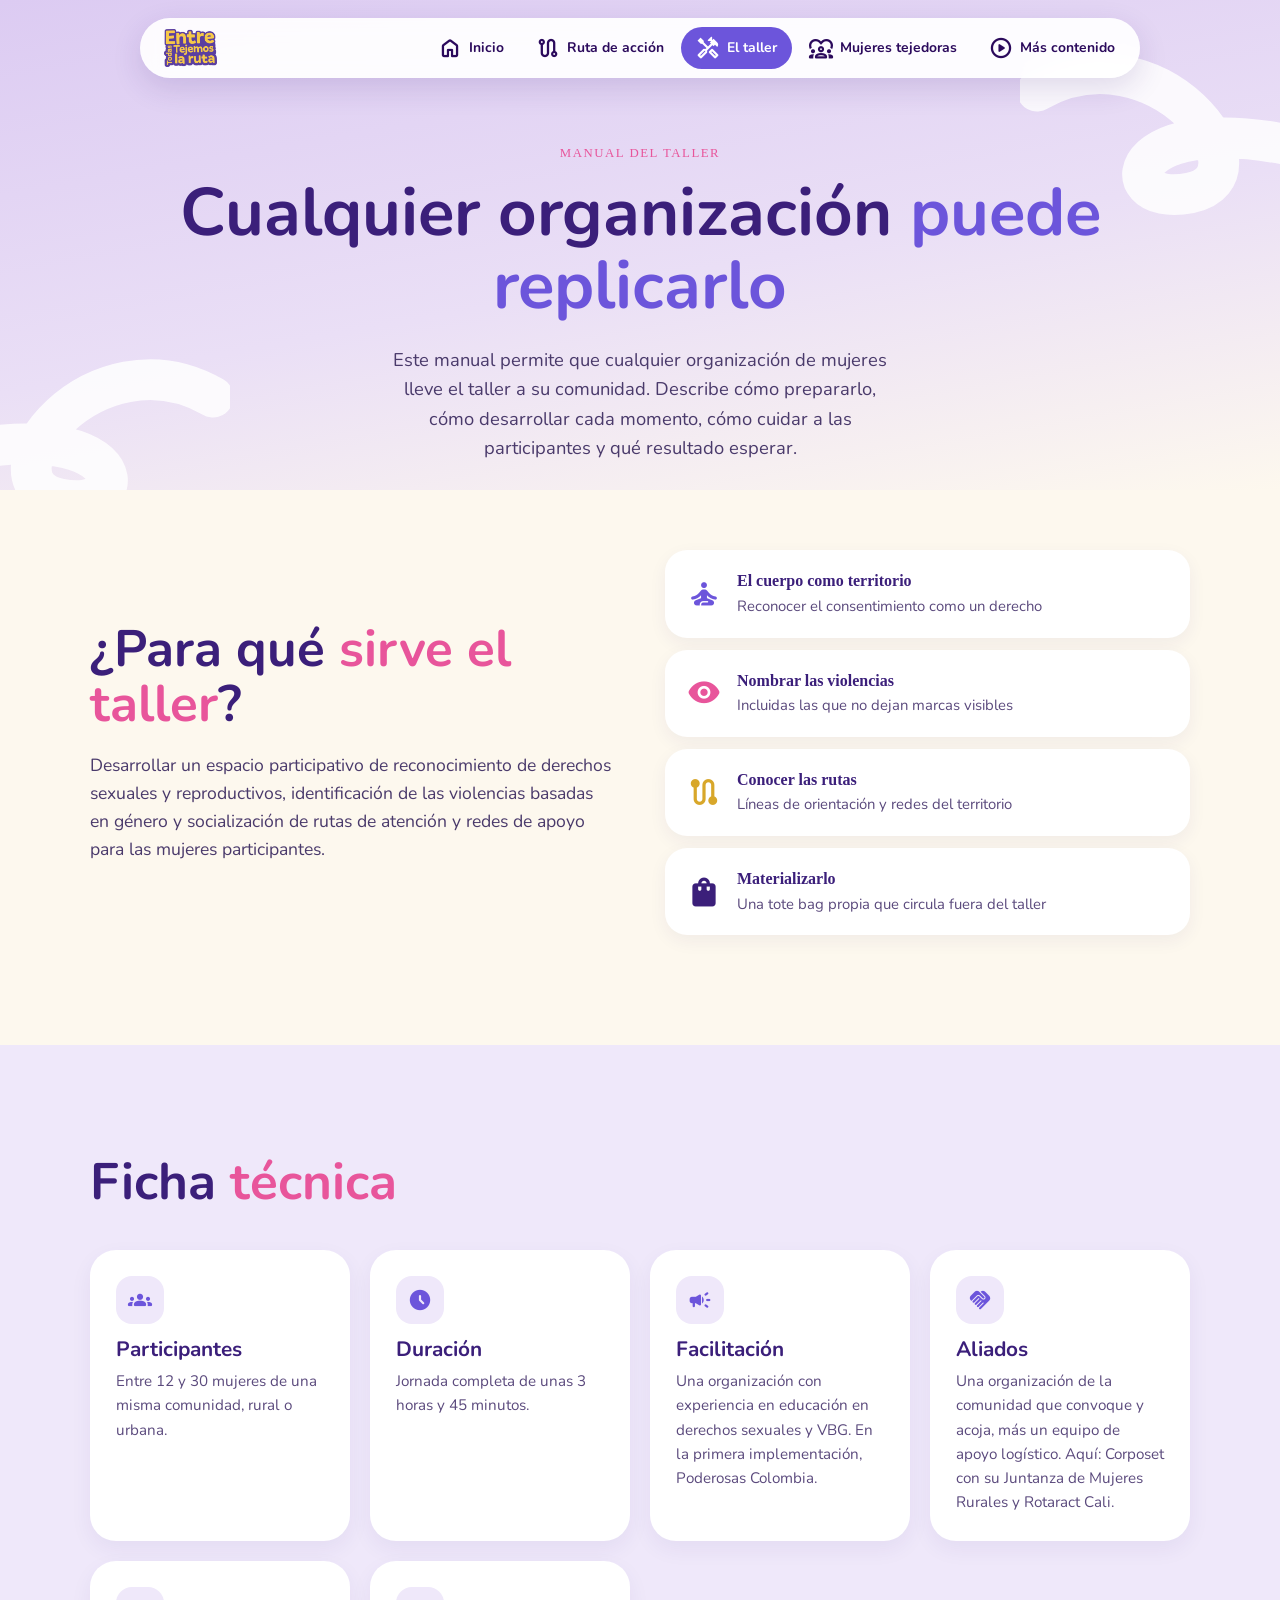
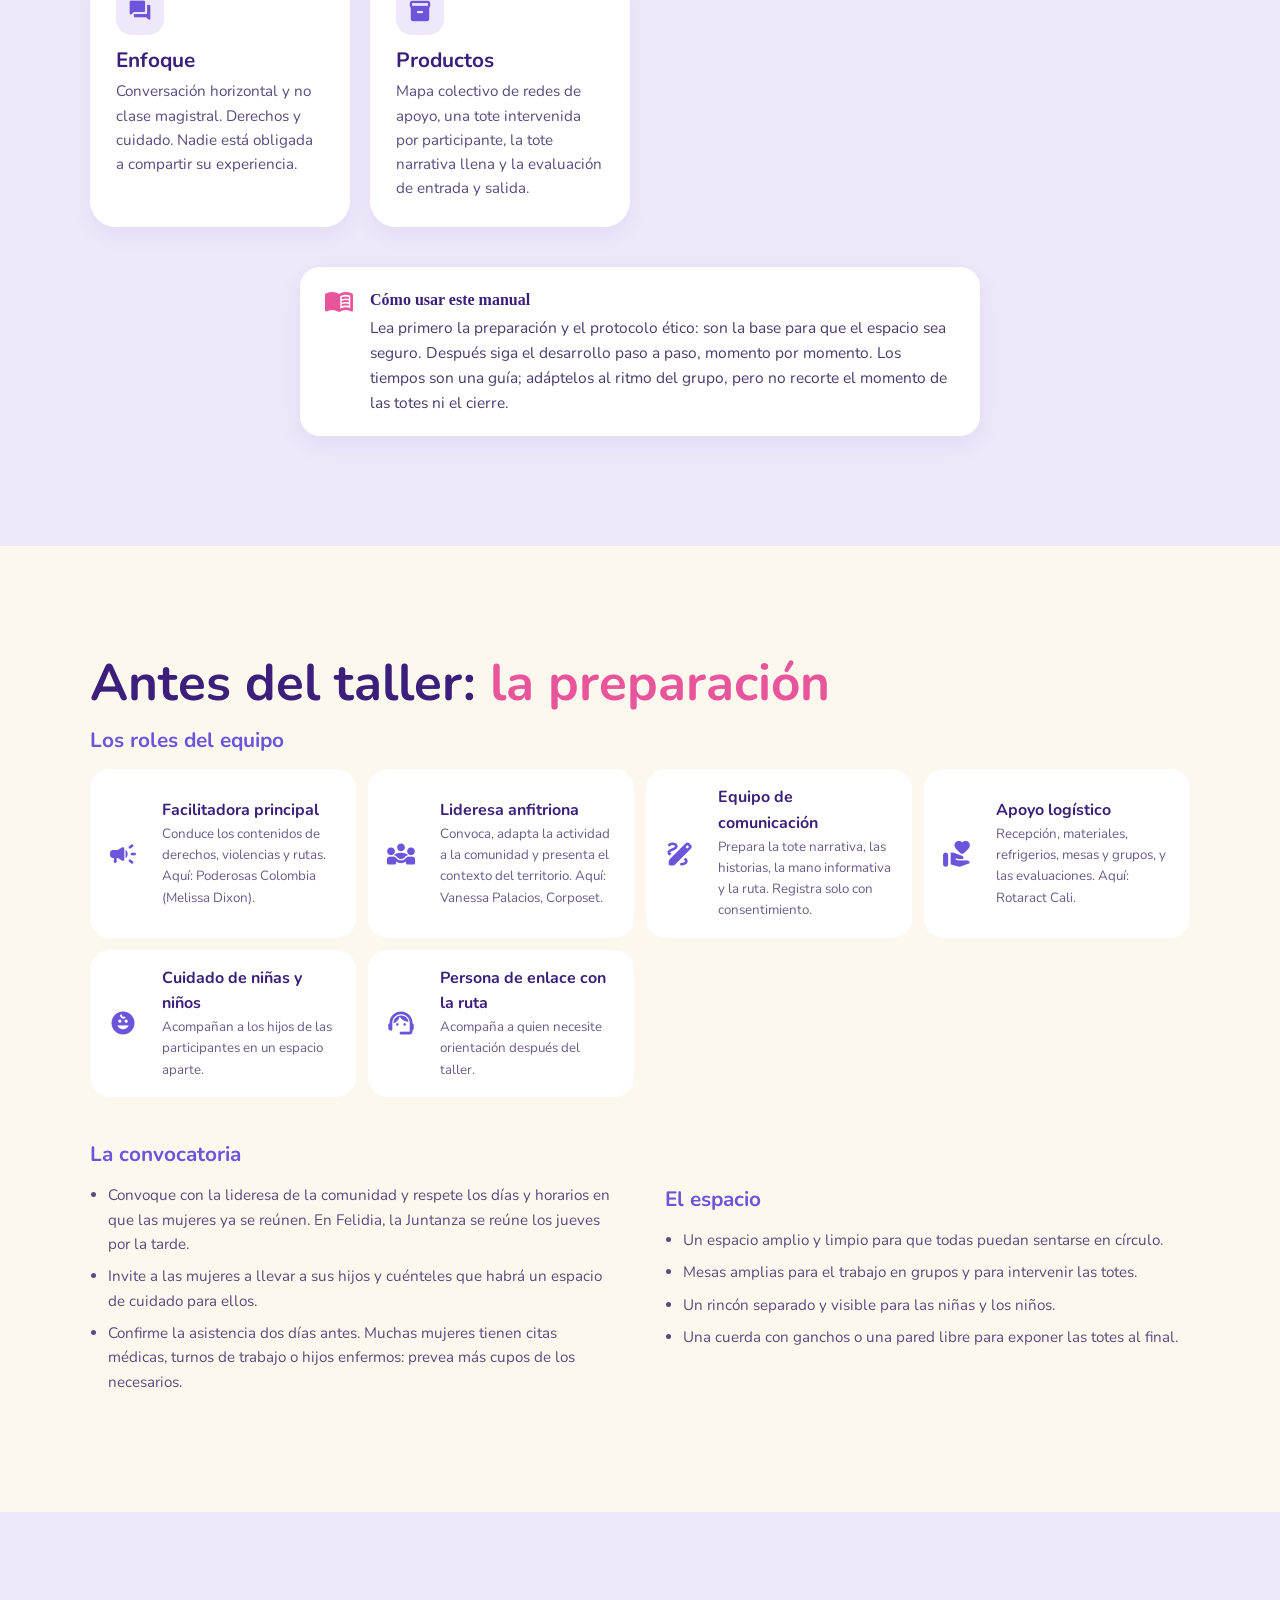
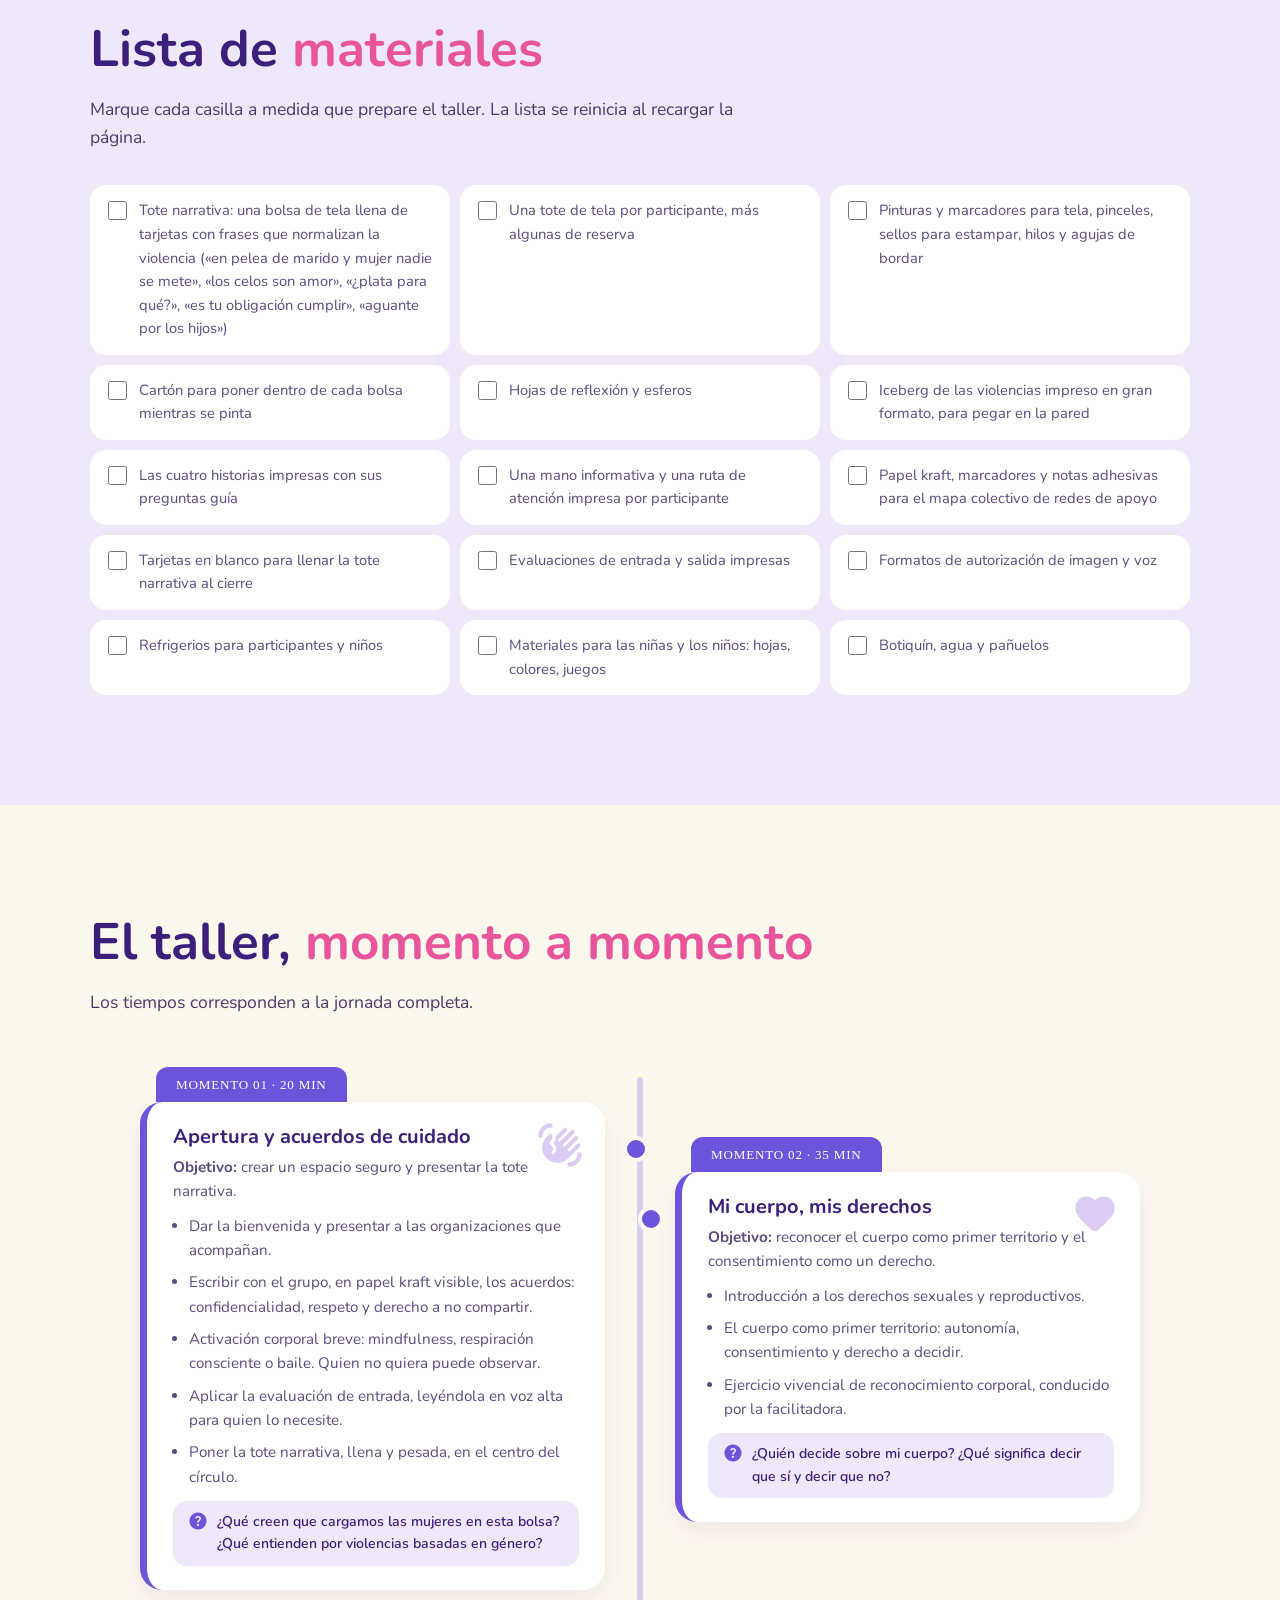
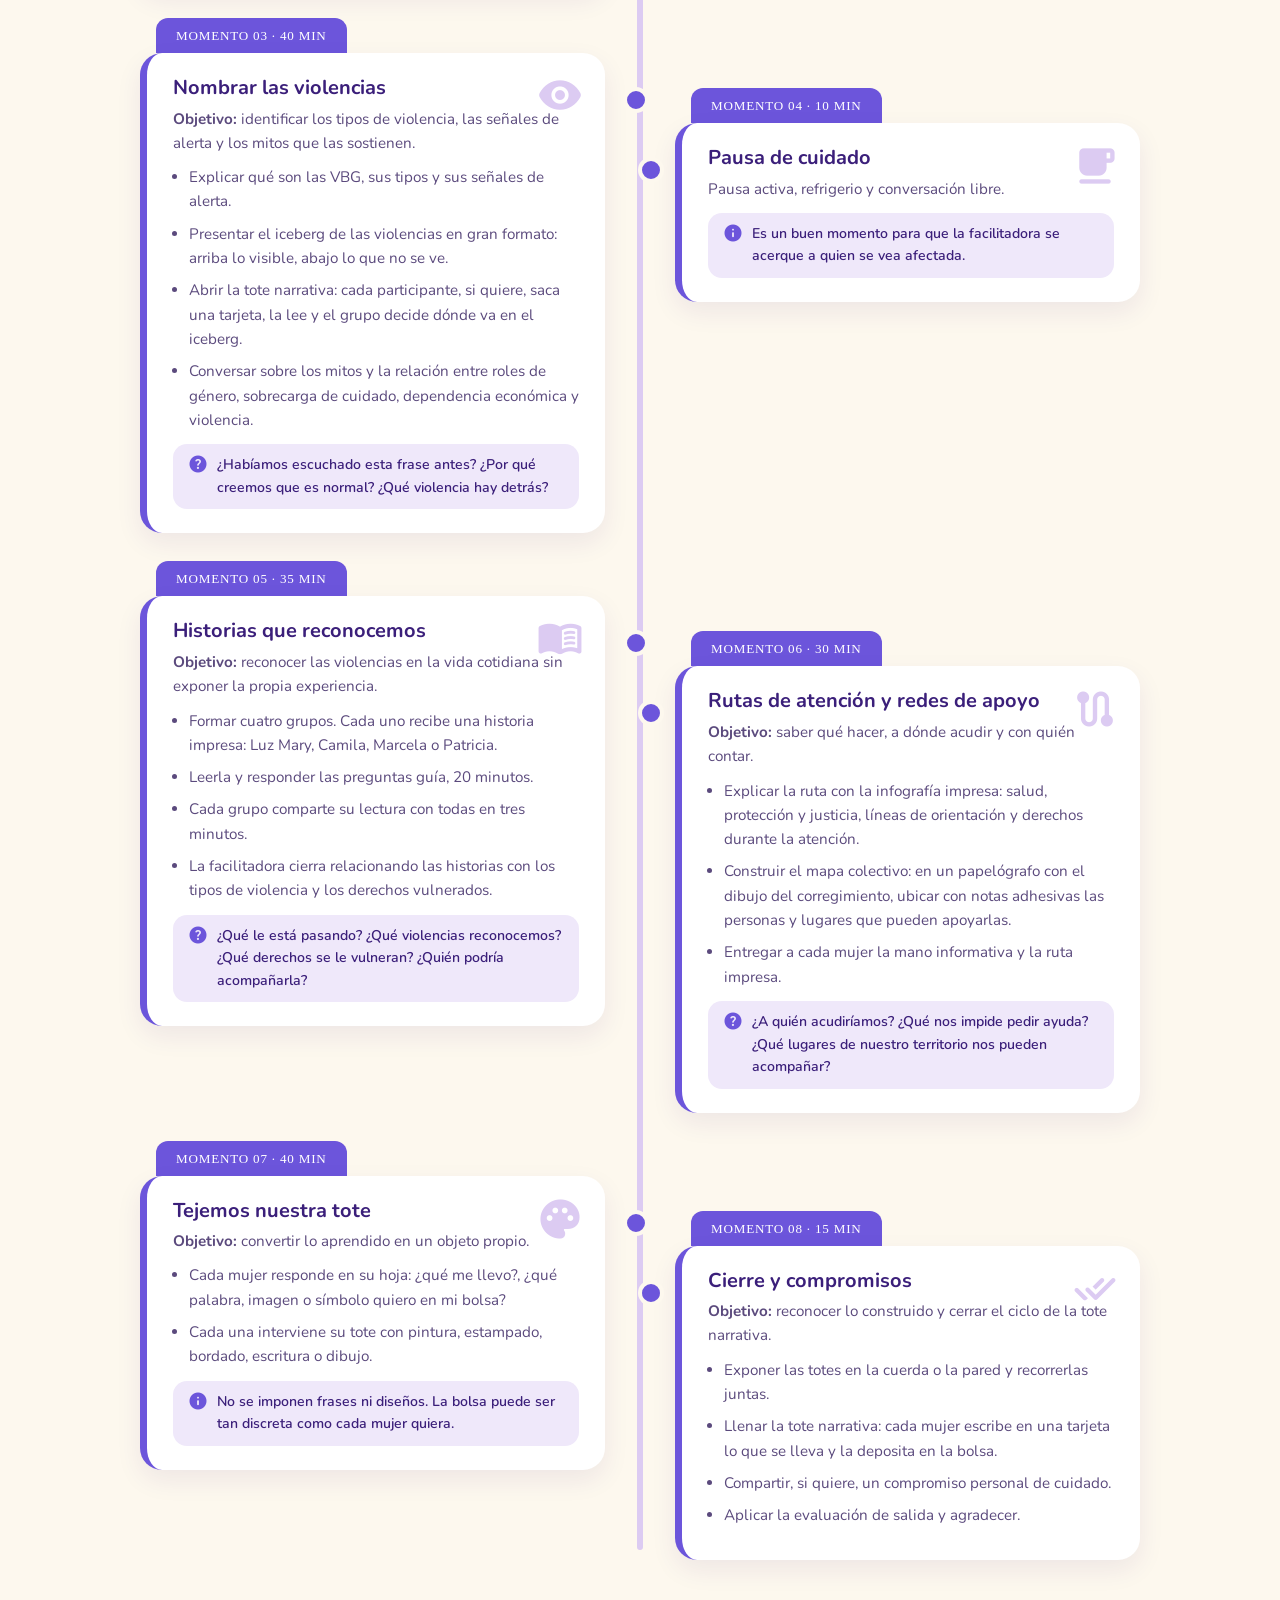
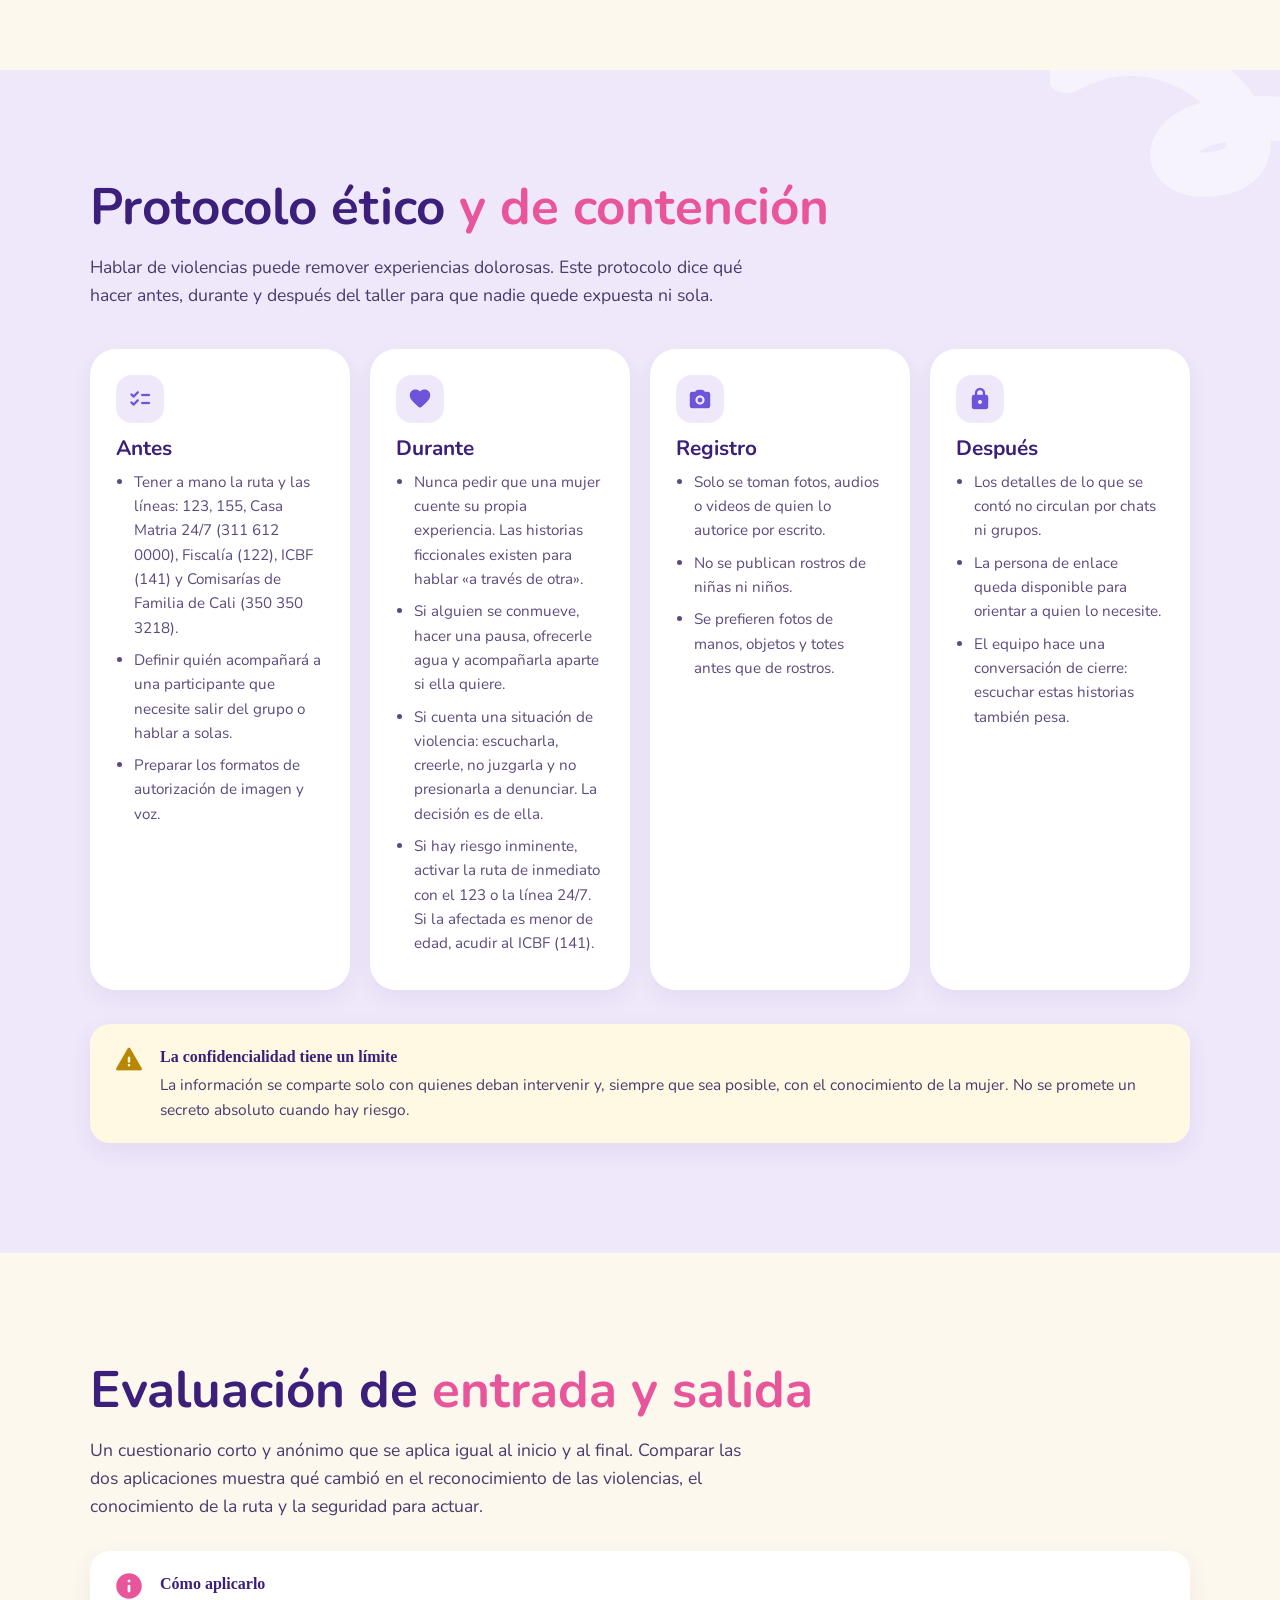
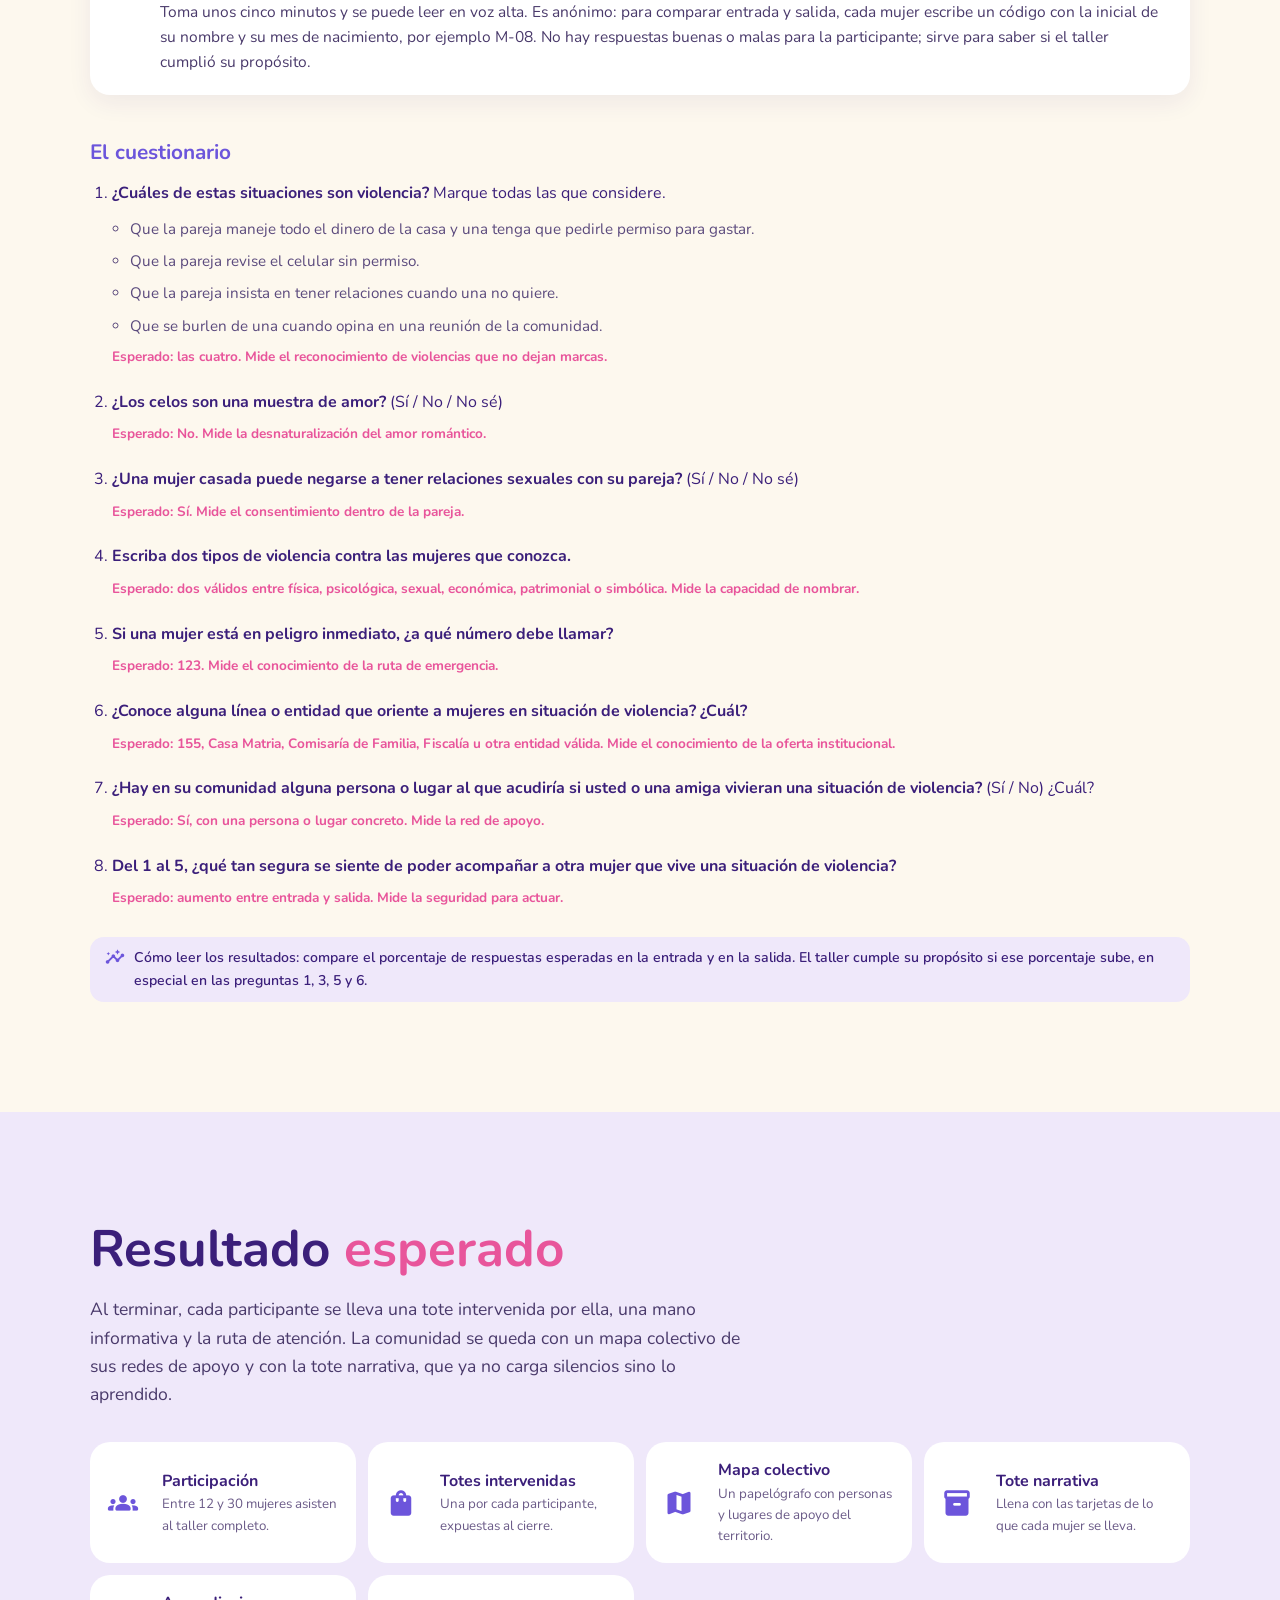
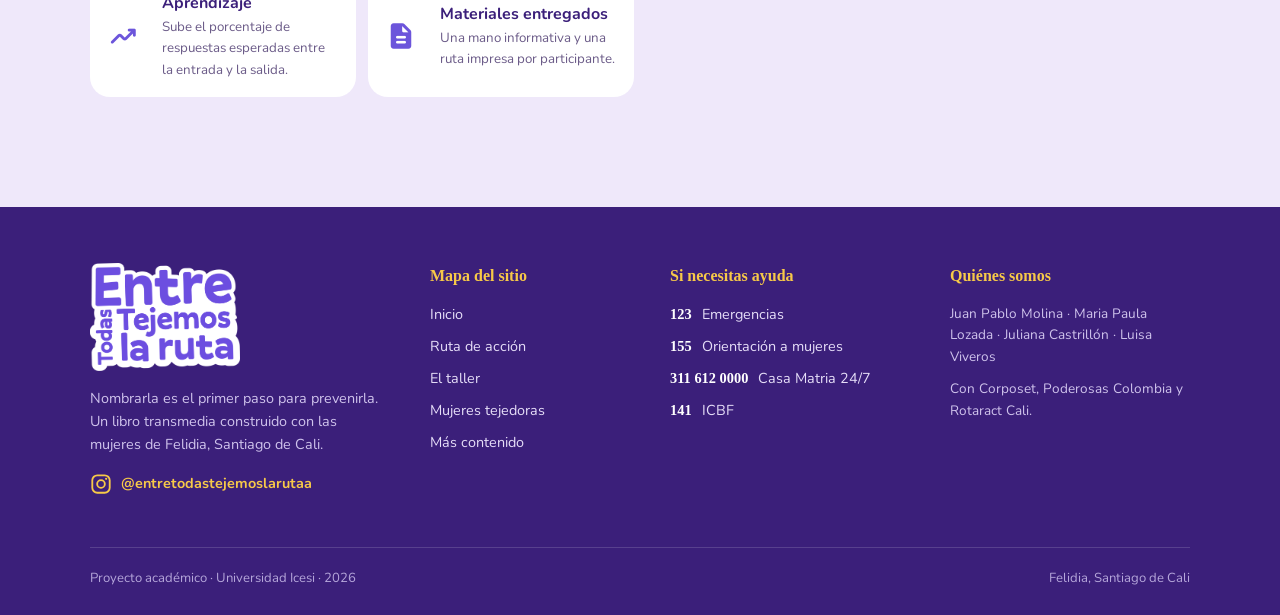
<file: Taller.html>
<!DOCTYPE html>
<html lang="es">
<head>
<meta charset="UTF-8">
<meta name="viewport" content="width=device-width,initial-scale=1">
<title>El taller · Entre Todas Tejemos la Ruta</title>
<link href="https://fonts.googleapis.com/css2?family=Nunito:wght@400;600;700;800&display=swap" rel="stylesheet">
<link href="https://api.fontshare.com/v2/css?f[]=pally@400,500,700&display=swap" rel="stylesheet">
<link href="https://fonts.googleapis.com/css2?family=Material+Symbols+Rounded:opsz,wght,FILL,GRAD@24,400,0,0" rel="stylesheet">
<link rel="stylesheet" href="styles.css">
</head>
<body>

<nav>
  <a class="marca" href="index.html"><img src="logo2.png" alt="Entre Todas Tejemos la Ruta"></a>
  <div class="menu">
    <a class="ir" href="index.html"><span class="material-symbols-rounded">home</span>Inicio</a>
    <a class="ir" href="ruta.html"><span class="material-symbols-rounded">route</span>Ruta de acción</a>
    <a class="ir activo" href="taller.html"><span class="material-symbols-rounded">handyman</span>El taller</a>
    <a class="ir" href="tejedoras.html"><span class="material-symbols-rounded">diversity_1</span>Mujeres tejedoras</a>
    <a class="ir" href="contenido.html"><span class="material-symbols-rounded">play_circle</span>Más contenido</a>
  </div>
</nav>

<header class="banner interno lila ajustado centro">
  <svg class="squig fuerte" style="right:-80px;top:40px;width:340px" viewBox="0 0 200 120" fill="none" stroke="#fff" stroke-width="24" stroke-linecap="round"><path d="M10 30C80 -10 150 80 100 90S60 30 190 70"/></svg>
  <svg class="squig fuerte" style="left:-110px;bottom:-60px;width:340px;transform:scaleX(-1)" viewBox="0 0 200 120" fill="none" stroke="#fff" stroke-width="24" stroke-linecap="round"><path d="M10 30C80 -10 150 80 100 90S60 30 190 70"/></svg>
  <div class="wrap">
    <span class="eyebrow">Manual del taller</span>
    <h1>Cualquier organización <em>puede replicarlo</em></h1>
    <p>Este manual permite que cualquier organización de mujeres lleve el taller a su comunidad. Describe cómo prepararlo, cómo desarrollar cada momento, cómo cuidar a las participantes y qué resultado esperar.</p>
  </div>
</header>

<!-- OBJETIVOS -->
<section class="fondo-crema" style="padding-top:60px">
  <div class="wrap two">
    <div>
      <h2>¿Para qué <em>sirve el taller</em>?</h2>
      <p class="lead">Desarrollar un espacio participativo de reconocimiento de derechos sexuales y reproductivos, identificación de las violencias basadas en género y socialización de rutas de atención y redes de apoyo para las mujeres participantes.</p>
    </div>
    <div class="stats">
      <div class="stat"><span class="material-symbols-rounded relleno">self_improvement</span><div><b>El cuerpo como territorio</b><span class="d">Reconocer el consentimiento como un derecho</span></div></div>
      <div class="stat"><span class="material-symbols-rounded relleno">visibility</span><div><b>Nombrar las violencias</b><span class="d">Incluidas las que no dejan marcas visibles</span></div></div>
      <div class="stat"><span class="material-symbols-rounded relleno">route</span><div><b>Conocer las rutas</b><span class="d">Líneas de orientación y redes del territorio</span></div></div>
      <div class="stat"><span class="material-symbols-rounded relleno">shopping_bag</span><div><b>Materializarlo</b><span class="d">Una tote bag propia que circula fuera del taller</span></div></div>
    </div>
  </div>
</section>

<!-- FICHA TECNICA -->
<section class="fondo-suave">
  <div class="wrap">
    <h2>Ficha <em>técnica</em></h2>
    <div class="cards">
      <div class="card"><div class="n"><span class="material-symbols-rounded relleno">groups</span></div><h3>Participantes</h3><p>Entre 12 y 30 mujeres de una misma comunidad, rural o urbana.</p></div>
      <div class="card"><div class="n"><span class="material-symbols-rounded relleno">schedule</span></div><h3>Duración</h3><p>Jornada completa de unas 3 horas y 45 minutos.</p></div>
      <div class="card"><div class="n"><span class="material-symbols-rounded relleno">campaign</span></div><h3>Facilitación</h3><p>Una organización con experiencia en educación en derechos sexuales y VBG. En la primera implementación, Poderosas Colombia.</p></div>
      <div class="card"><div class="n"><span class="material-symbols-rounded relleno">handshake</span></div><h3>Aliados</h3><p>Una organización de la comunidad que convoque y acoja, más un equipo de apoyo logístico. Aquí: Corposet con su Juntanza de Mujeres Rurales y Rotaract Cali.</p></div>
      <div class="card"><div class="n"><span class="material-symbols-rounded relleno">forum</span></div><h3>Enfoque</h3><p>Conversación horizontal y no clase magistral. Derechos y cuidado. Nadie está obligada a compartir su experiencia.</p></div>
      <div class="card"><div class="n"><span class="material-symbols-rounded relleno">inventory_2</span></div><h3>Productos</h3><p>Mapa colectivo de redes de apoyo, una tote intervenida por participante, la tote narrativa llena y la evaluación de entrada y salida.</p></div>
    </div>
    <div class="aviso" style="margin:40px auto 0">
      <span class="material-symbols-rounded relleno">menu_book</span>
      <div>
        <b>Cómo usar este manual</b>
        <p>Lea primero la preparación y el protocolo ético: son la base para que el espacio sea seguro. Después siga el desarrollo paso a paso, momento por momento. Los tiempos son una guía; adáptelos al ritmo del grupo, pero no recorte el momento de las totes ni el cierre.</p>
      </div>
    </div>
  </div>
</section>

<!-- PREPARACION -->
<section class="fondo-crema">
  <div class="wrap">
    <h2>Antes del taller: <em>la preparación</em></h2>

    <h3 class="sub">Los roles del equipo</h3>
    <div class="grid-l" style="margin-bottom:46px">
      <div class="l"><span class="material-symbols-rounded relleno pic">campaign</span><div><strong>Facilitadora principal</strong><small>Conduce los contenidos de derechos, violencias y rutas. Aquí: Poderosas Colombia (Melissa Dixon).</small></div></div>
      <div class="l"><span class="material-symbols-rounded relleno pic">diversity_3</span><div><strong>Lideresa anfitriona</strong><small>Convoca, adapta la actividad a la comunidad y presenta el contexto del territorio. Aquí: Vanessa Palacios, Corposet.</small></div></div>
      <div class="l"><span class="material-symbols-rounded relleno pic">draw</span><div><strong>Equipo de comunicación</strong><small>Prepara la tote narrativa, las historias, la mano informativa y la ruta. Registra solo con consentimiento.</small></div></div>
      <div class="l"><span class="material-symbols-rounded relleno pic">volunteer_activism</span><div><strong>Apoyo logístico</strong><small>Recepción, materiales, refrigerios, mesas y grupos, y las evaluaciones. Aquí: Rotaract Cali.</small></div></div>
      <div class="l"><span class="material-symbols-rounded relleno pic">child_care</span><div><strong>Cuidado de niñas y niños</strong><small>Acompañan a los hijos de las participantes en un espacio aparte.</small></div></div>
      <div class="l"><span class="material-symbols-rounded relleno pic">support_agent</span><div><strong>Persona de enlace con la ruta</strong><small>Acompaña a quien necesite orientación después del taller.</small></div></div>
    </div>

    <div class="two">
      <div>
        <h3 class="sub">La convocatoria</h3>
        <ul class="lista">
          <li>Convoque con la lideresa de la comunidad y respete los días y horarios en que las mujeres ya se reúnen. En Felidia, la Juntanza se reúne los jueves por la tarde.</li>
          <li>Invite a las mujeres a llevar a sus hijos y cuénteles que habrá un espacio de cuidado para ellos.</li>
          <li>Confirme la asistencia dos días antes. Muchas mujeres tienen citas médicas, turnos de trabajo o hijos enfermos: prevea más cupos de los necesarios.</li>
        </ul>
      </div>
      <div>
        <h3 class="sub">El espacio</h3>
        <ul class="lista">
          <li>Un espacio amplio y limpio para que todas puedan sentarse en círculo.</li>
          <li>Mesas amplias para el trabajo en grupos y para intervenir las totes.</li>
          <li>Un rincón separado y visible para las niñas y los niños.</li>
          <li>Una cuerda con ganchos o una pared libre para exponer las totes al final.</li>
        </ul>
      </div>
    </div>
  </div>
</section>

<!-- MATERIALES -->
<section class="fondo-suave">
  <div class="wrap">
    <h2>Lista de <em>materiales</em></h2>
    <p class="lead">Marque cada casilla a medida que prepare el taller. La lista se reinicia al recargar la página.</p>
    <div class="checklist">
      <label><input type="checkbox"><span>Tote narrativa: una bolsa de tela llena de tarjetas con frases que normalizan la violencia («en pelea de marido y mujer nadie se mete», «los celos son amor», «¿plata para qué?», «es tu obligación cumplir», «aguante por los hijos»)</span></label>
      <label><input type="checkbox"><span>Una tote de tela por participante, más algunas de reserva</span></label>
      <label><input type="checkbox"><span>Pinturas y marcadores para tela, pinceles, sellos para estampar, hilos y agujas de bordar</span></label>
      <label><input type="checkbox"><span>Cartón para poner dentro de cada bolsa mientras se pinta</span></label>
      <label><input type="checkbox"><span>Hojas de reflexión y esferos</span></label>
      <label><input type="checkbox"><span>Iceberg de las violencias impreso en gran formato, para pegar en la pared</span></label>
      <label><input type="checkbox"><span>Las cuatro historias impresas con sus preguntas guía</span></label>
      <label><input type="checkbox"><span>Una mano informativa y una ruta de atención impresa por participante</span></label>
      <label><input type="checkbox"><span>Papel kraft, marcadores y notas adhesivas para el mapa colectivo de redes de apoyo</span></label>
      <label><input type="checkbox"><span>Tarjetas en blanco para llenar la tote narrativa al cierre</span></label>
      <label><input type="checkbox"><span>Evaluaciones de entrada y salida impresas</span></label>
      <label><input type="checkbox"><span>Formatos de autorización de imagen y voz</span></label>
      <label><input type="checkbox"><span>Refrigerios para participantes y niños</span></label>
      <label><input type="checkbox"><span>Materiales para las niñas y los niños: hojas, colores, juegos</span></label>
      <label><input type="checkbox"><span>Botiquín, agua y pañuelos</span></label>
    </div>
  </div>
</section>

<!-- LOS 8 MOMENTOS -->
<section class="fondo-crema">
  <div class="wrap">
    <h2>El taller, <em>momento a momento</em></h2>
    <p class="lead">Los tiempos corresponden a la jornada completa.</p>

    <div class="zigzag" style="margin-top:50px">
      <div class="paso">
        <span class="etiqueta">Momento 01 · 20 min</span>
        <div class="caja">
          <span class="material-symbols-rounded relleno icono">waving_hand</span>
          <h3>Apertura y acuerdos de cuidado</h3>
          <p><b>Objetivo:</b> crear un espacio seguro y presentar la tote narrativa.</p>
          <ul class="lista">
            <li>Dar la bienvenida y presentar a las organizaciones que acompañan.</li>
            <li>Escribir con el grupo, en papel kraft visible, los acuerdos: confidencialidad, respeto y derecho a no compartir.</li>
            <li>Activación corporal breve: mindfulness, respiración consciente o baile. Quien no quiera puede observar.</li>
            <li>Aplicar la evaluación de entrada, leyéndola en voz alta para quien lo necesite.</li>
            <li>Poner la tote narrativa, llena y pesada, en el centro del círculo.</li>
          </ul>
          <div class="note"><span class="material-symbols-rounded relleno">help</span>¿Qué creen que cargamos las mujeres en esta bolsa? ¿Qué entienden por violencias basadas en género?</div>
        </div>
      </div>

      <div class="paso">
        <span class="etiqueta">Momento 02 · 35 min</span>
        <div class="caja">
          <span class="material-symbols-rounded relleno icono">favorite</span>
          <h3>Mi cuerpo, mis derechos</h3>
          <p><b>Objetivo:</b> reconocer el cuerpo como primer territorio y el consentimiento como un derecho.</p>
          <ul class="lista">
            <li>Introducción a los derechos sexuales y reproductivos.</li>
            <li>El cuerpo como primer territorio: autonomía, consentimiento y derecho a decidir.</li>
            <li>Ejercicio vivencial de reconocimiento corporal, conducido por la facilitadora.</li>
          </ul>
          <div class="note"><span class="material-symbols-rounded relleno">help</span>¿Quién decide sobre mi cuerpo? ¿Qué significa decir que sí y decir que no?</div>
        </div>
      </div>

      <div class="paso">
        <span class="etiqueta">Momento 03 · 40 min</span>
        <div class="caja">
          <span class="material-symbols-rounded relleno icono">visibility</span>
          <h3>Nombrar las violencias</h3>
          <p><b>Objetivo:</b> identificar los tipos de violencia, las señales de alerta y los mitos que las sostienen.</p>
          <ul class="lista">
            <li>Explicar qué son las VBG, sus tipos y sus señales de alerta.</li>
            <li>Presentar el iceberg de las violencias en gran formato: arriba lo visible, abajo lo que no se ve.</li>
            <li>Abrir la tote narrativa: cada participante, si quiere, saca una tarjeta, la lee y el grupo decide dónde va en el iceberg.</li>
            <li>Conversar sobre los mitos y la relación entre roles de género, sobrecarga de cuidado, dependencia económica y violencia.</li>
          </ul>
          <div class="note"><span class="material-symbols-rounded relleno">help</span>¿Habíamos escuchado esta frase antes? ¿Por qué creemos que es normal? ¿Qué violencia hay detrás?</div>
        </div>
      </div>

      <div class="paso">
        <span class="etiqueta">Momento 04 · 10 min</span>
        <div class="caja">
          <span class="material-symbols-rounded relleno icono">local_cafe</span>
          <h3>Pausa de cuidado</h3>
          <p>Pausa activa, refrigerio y conversación libre.</p>
          <div class="note"><span class="material-symbols-rounded relleno">info</span>Es un buen momento para que la facilitadora se acerque a quien se vea afectada.</div>
        </div>
      </div>

      <div class="paso">
        <span class="etiqueta">Momento 05 · 35 min</span>
        <div class="caja">
          <span class="material-symbols-rounded relleno icono">menu_book</span>
          <h3>Historias que reconocemos</h3>
          <p><b>Objetivo:</b> reconocer las violencias en la vida cotidiana sin exponer la propia experiencia.</p>
          <ul class="lista">
            <li>Formar cuatro grupos. Cada uno recibe una historia impresa: Luz Mary, Camila, Marcela o Patricia.</li>
            <li>Leerla y responder las preguntas guía, 20 minutos.</li>
            <li>Cada grupo comparte su lectura con todas en tres minutos.</li>
            <li>La facilitadora cierra relacionando las historias con los tipos de violencia y los derechos vulnerados.</li>
          </ul>
          <div class="note"><span class="material-symbols-rounded relleno">help</span>¿Qué le está pasando? ¿Qué violencias reconocemos? ¿Qué derechos se le vulneran? ¿Quién podría acompañarla?</div>
        </div>
      </div>

      <div class="paso">
        <span class="etiqueta">Momento 06 · 30 min</span>
        <div class="caja">
          <span class="material-symbols-rounded relleno icono">route</span>
          <h3>Rutas de atención y redes de apoyo</h3>
          <p><b>Objetivo:</b> saber qué hacer, a dónde acudir y con quién contar.</p>
          <ul class="lista">
            <li>Explicar la ruta con la infografía impresa: salud, protección y justicia, líneas de orientación y derechos durante la atención.</li>
            <li>Construir el mapa colectivo: en un papelógrafo con el dibujo del corregimiento, ubicar con notas adhesivas las personas y lugares que pueden apoyarlas.</li>
            <li>Entregar a cada mujer la mano informativa y la ruta impresa.</li>
          </ul>
          <div class="note"><span class="material-symbols-rounded relleno">help</span>¿A quién acudiríamos? ¿Qué nos impide pedir ayuda? ¿Qué lugares de nuestro territorio nos pueden acompañar?</div>
        </div>
      </div>

      <div class="paso">
        <span class="etiqueta">Momento 07 · 40 min</span>
        <div class="caja">
          <span class="material-symbols-rounded relleno icono">palette</span>
          <h3>Tejemos nuestra tote</h3>
          <p><b>Objetivo:</b> convertir lo aprendido en un objeto propio.</p>
          <ul class="lista">
            <li>Cada mujer responde en su hoja: ¿qué me llevo?, ¿qué palabra, imagen o símbolo quiero en mi bolsa?</li>
            <li>Cada una interviene su tote con pintura, estampado, bordado, escritura o dibujo.</li>
          </ul>
          <div class="note"><span class="material-symbols-rounded relleno">info</span>No se imponen frases ni diseños. La bolsa puede ser tan discreta como cada mujer quiera.</div>
        </div>
      </div>

      <div class="paso">
        <span class="etiqueta">Momento 08 · 15 min</span>
        <div class="caja">
          <span class="material-symbols-rounded relleno icono">done_all</span>
          <h3>Cierre y compromisos</h3>
          <p><b>Objetivo:</b> reconocer lo construido y cerrar el ciclo de la tote narrativa.</p>
          <ul class="lista">
            <li>Exponer las totes en la cuerda o la pared y recorrerlas juntas.</li>
            <li>Llenar la tote narrativa: cada mujer escribe en una tarjeta lo que se lleva y la deposita en la bolsa.</li>
            <li>Compartir, si quiere, un compromiso personal de cuidado.</li>
            <li>Aplicar la evaluación de salida y agradecer.</li>
          </ul>
        </div>
      </div>
    </div>
  </div>
</section>

<!-- PROTOCOLO ETICO -->
<section class="fondo-suave">
  <svg class="squig" style="right:-110px;top:-50px;width:340px" viewBox="0 0 200 120" fill="none" stroke="#fff" stroke-width="26" stroke-linecap="round"><path d="M10 30C80 -10 150 80 100 90S60 30 190 70"/></svg>
  <div class="wrap">
    <h2>Protocolo ético <em>y de contención</em></h2>
    <p class="lead">Hablar de violencias puede remover experiencias dolorosas. Este protocolo dice qué hacer antes, durante y después del taller para que nadie quede expuesta ni sola.</p>

    <div class="cards">
      <div class="card"><div class="n"><span class="material-symbols-rounded relleno">checklist</span></div><h3>Antes</h3>
        <ul class="lista">
          <li>Tener a mano la ruta y las líneas: 123, 155, Casa Matria 24/7 (311 612 0000), Fiscalía (122), ICBF (141) y Comisarías de Familia de Cali (350 350 3218).</li>
          <li>Definir quién acompañará a una participante que necesite salir del grupo o hablar a solas.</li>
          <li>Preparar los formatos de autorización de imagen y voz.</li>
        </ul>
      </div>
      <div class="card"><div class="n"><span class="material-symbols-rounded relleno">favorite</span></div><h3>Durante</h3>
        <ul class="lista">
          <li>Nunca pedir que una mujer cuente su propia experiencia. Las historias ficcionales existen para hablar «a través de otra».</li>
          <li>Si alguien se conmueve, hacer una pausa, ofrecerle agua y acompañarla aparte si ella quiere.</li>
          <li>Si cuenta una situación de violencia: escucharla, creerle, no juzgarla y no presionarla a denunciar. La decisión es de ella.</li>
          <li>Si hay riesgo inminente, activar la ruta de inmediato con el 123 o la línea 24/7. Si la afectada es menor de edad, acudir al ICBF (141).</li>
        </ul>
      </div>
      <div class="card"><div class="n"><span class="material-symbols-rounded relleno">photo_camera</span></div><h3>Registro</h3>
        <ul class="lista">
          <li>Solo se toman fotos, audios o videos de quien lo autorice por escrito.</li>
          <li>No se publican rostros de niñas ni niños.</li>
          <li>Se prefieren fotos de manos, objetos y totes antes que de rostros.</li>
        </ul>
      </div>
      <div class="card"><div class="n"><span class="material-symbols-rounded relleno">lock</span></div><h3>Después</h3>
        <ul class="lista">
          <li>Los detalles de lo que se contó no circulan por chats ni grupos.</li>
          <li>La persona de enlace queda disponible para orientar a quien lo necesite.</li>
          <li>El equipo hace una conversación de cierre: escuchar estas historias también pesa.</li>
        </ul>
      </div>
    </div>

    <div class="aviso warn" style="margin-top:34px;max-width:none">
      <span class="material-symbols-rounded relleno">warning</span>
      <div>
        <b>La confidencialidad tiene un límite</b>
        <p>La información se comparte solo con quienes deban intervenir y, siempre que sea posible, con el conocimiento de la mujer. No se promete un secreto absoluto cuando hay riesgo.</p>
      </div>
    </div>
  </div>
</section>

<!-- EVALUACION -->
<section class="fondo-crema">
  <div class="wrap">
    <h2>Evaluación de <em>entrada y salida</em></h2>
    <p class="lead">Un cuestionario corto y anónimo que se aplica igual al inicio y al final. Comparar las dos aplicaciones muestra qué cambió en el reconocimiento de las violencias, el conocimiento de la ruta y la seguridad para actuar.</p>

    <div class="aviso" style="max-width:none">
      <span class="material-symbols-rounded relleno">info</span>
      <div>
        <b>Cómo aplicarlo</b>
        <p>Toma unos cinco minutos y se puede leer en voz alta. Es anónimo: para comparar entrada y salida, cada mujer escribe un código con la inicial de su nombre y su mes de nacimiento, por ejemplo M-08. No hay respuestas buenas o malas para la participante; sirve para saber si el taller cumplió su propósito.</p>
      </div>
    </div>

    <h3 class="sub" style="margin-top:46px">El cuestionario</h3>
    <ol class="preguntas">
      <li><b>¿Cuáles de estas situaciones son violencia?</b> Marque todas las que considere.
        <ul class="lista">
          <li>Que la pareja maneje todo el dinero de la casa y una tenga que pedirle permiso para gastar.</li>
          <li>Que la pareja revise el celular sin permiso.</li>
          <li>Que la pareja insista en tener relaciones cuando una no quiere.</li>
          <li>Que se burlen de una cuando opina en una reunión de la comunidad.</li>
        </ul>
        <span class="esperada">Esperado: las cuatro. Mide el reconocimiento de violencias que no dejan marcas.</span>
      </li>
      <li><b>¿Los celos son una muestra de amor?</b> (Sí / No / No sé)<span class="esperada">Esperado: No. Mide la desnaturalización del amor romántico.</span></li>
      <li><b>¿Una mujer casada puede negarse a tener relaciones sexuales con su pareja?</b> (Sí / No / No sé)<span class="esperada">Esperado: Sí. Mide el consentimiento dentro de la pareja.</span></li>
      <li><b>Escriba dos tipos de violencia contra las mujeres que conozca.</b><span class="esperada">Esperado: dos válidos entre física, psicológica, sexual, económica, patrimonial o simbólica. Mide la capacidad de nombrar.</span></li>
      <li><b>Si una mujer está en peligro inmediato, ¿a qué número debe llamar?</b><span class="esperada">Esperado: 123. Mide el conocimiento de la ruta de emergencia.</span></li>
      <li><b>¿Conoce alguna línea o entidad que oriente a mujeres en situación de violencia? ¿Cuál?</b><span class="esperada">Esperado: 155, Casa Matria, Comisaría de Familia, Fiscalía u otra entidad válida. Mide el conocimiento de la oferta institucional.</span></li>
      <li><b>¿Hay en su comunidad alguna persona o lugar al que acudiría si usted o una amiga vivieran una situación de violencia?</b> (Sí / No) ¿Cuál?<span class="esperada">Esperado: Sí, con una persona o lugar concreto. Mide la red de apoyo.</span></li>
      <li><b>Del 1 al 5, ¿qué tan segura se siente de poder acompañar a otra mujer que vive una situación de violencia?</b><span class="esperada">Esperado: aumento entre entrada y salida. Mide la seguridad para actuar.</span></li>
    </ol>

    <div class="note" style="margin-top:28px"><span class="material-symbols-rounded relleno">insights</span>Cómo leer los resultados: compare el porcentaje de respuestas esperadas en la entrada y en la salida. El taller cumple su propósito si ese porcentaje sube, en especial en las preguntas 1, 3, 5 y 6.</div>
  </div>
</section>

<!-- RESULTADO -->
<section class="fondo-suave">
  <div class="wrap">
    <h2>Resultado <em>esperado</em></h2>
    <p class="lead">Al terminar, cada participante se lleva una tote intervenida por ella, una mano informativa y la ruta de atención. La comunidad se queda con un mapa colectivo de sus redes de apoyo y con la tote narrativa, que ya no carga silencios sino lo aprendido.</p>
    <div class="grid-l" style="margin-top:34px">
      <div class="l"><span class="material-symbols-rounded relleno pic">groups</span><div><strong>Participación</strong><small>Entre 12 y 30 mujeres asisten al taller completo.</small></div></div>
      <div class="l"><span class="material-symbols-rounded relleno pic">shopping_bag</span><div><strong>Totes intervenidas</strong><small>Una por cada participante, expuestas al cierre.</small></div></div>
      <div class="l"><span class="material-symbols-rounded relleno pic">map</span><div><strong>Mapa colectivo</strong><small>Un papelógrafo con personas y lugares de apoyo del territorio.</small></div></div>
      <div class="l"><span class="material-symbols-rounded relleno pic">inventory_2</span><div><strong>Tote narrativa</strong><small>Llena con las tarjetas de lo que cada mujer se lleva.</small></div></div>
      <div class="l"><span class="material-symbols-rounded relleno pic">trending_up</span><div><strong>Aprendizaje</strong><small>Sube el porcentaje de respuestas esperadas entre la entrada y la salida.</small></div></div>
      <div class="l"><span class="material-symbols-rounded relleno pic">description</span><div><strong>Materiales entregados</strong><small>Una mano informativa y una ruta impresa por participante.</small></div></div>
    </div>
  </div>
</section>

<footer>
  <div class="pie">
    <div class="pie-marca">
      <img src="logo.png" alt="Entre Todas Tejemos la Ruta" class="logo">
      <p>Nombrarla es el primer paso para prevenirla. Un libro transmedia construido con las mujeres de Felidia, Santiago de Cali.</p>
      <a class="red" href="https://www.instagram.com/entretodastejemoslarutaa/" target="_blank" rel="noopener" aria-label="Instagram">
        <svg viewBox="0 0 24 24" width="22" height="22" fill="none" stroke="currentColor" stroke-width="2" stroke-linecap="round"><rect x="2.5" y="2.5" width="19" height="19" rx="5.5"/><circle cx="12" cy="12" r="4.2"/><circle cx="17.6" cy="6.4" r="1.2" fill="currentColor" stroke="none"/></svg>
        <span>@entretodastejemoslarutaa</span>
      </a>
    </div>
    <div class="pie-col">
      <h4>Mapa del sitio</h4>
      <a href="index.html">Inicio</a>
      <a href="ruta.html">Ruta de acción</a>
      <a href="taller.html">El taller</a>
      <a href="tejedoras.html">Mujeres tejedoras</a>
      <a href="contenido.html">Más contenido</a>
    </div>
    <div class="pie-col">
      <h4>Si necesitas ayuda</h4>
      <a href="tel:123"><b>123</b> Emergencias</a>
      <a href="tel:155"><b>155</b> Orientación a mujeres</a>
      <a href="tel:3116120000"><b>311 612 0000</b> Casa Matria 24/7</a>
      <a href="tel:141"><b>141</b> ICBF</a>
    </div>
    <div class="pie-col">
      <h4>Quiénes somos</h4>
      <p class="pie-txt">Juan Pablo Molina · Maria Paula Lozada · Juliana Castrillón · Luisa Viveros</p>
      <p class="pie-txt">Con Corposet, Poderosas Colombia y Rotaract Cali.</p>
    </div>
  </div>
  <div class="pie-abajo">
    <span>Proyecto académico · Universidad Icesi · 2026</span>
    <span>Felidia, Santiago de Cali</span>
  </div>
</footer>
</body>
</html>
</file>
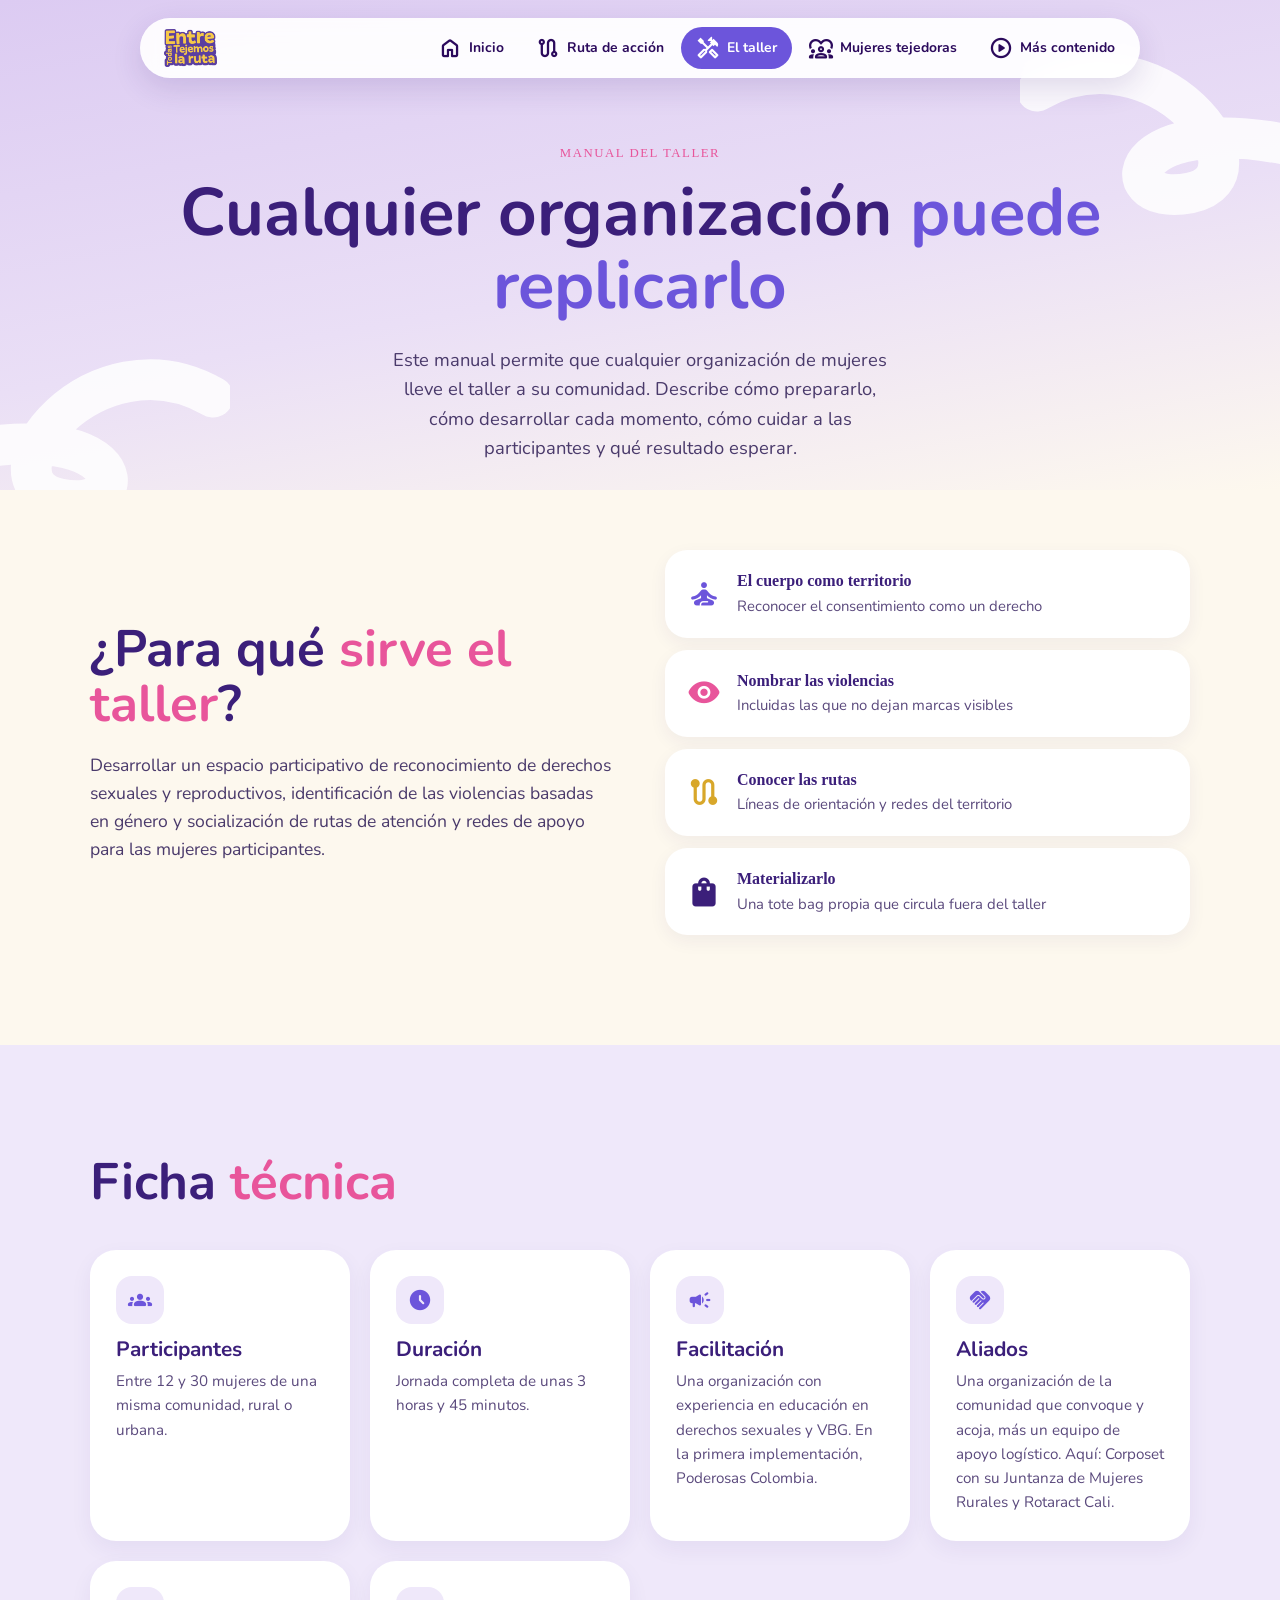
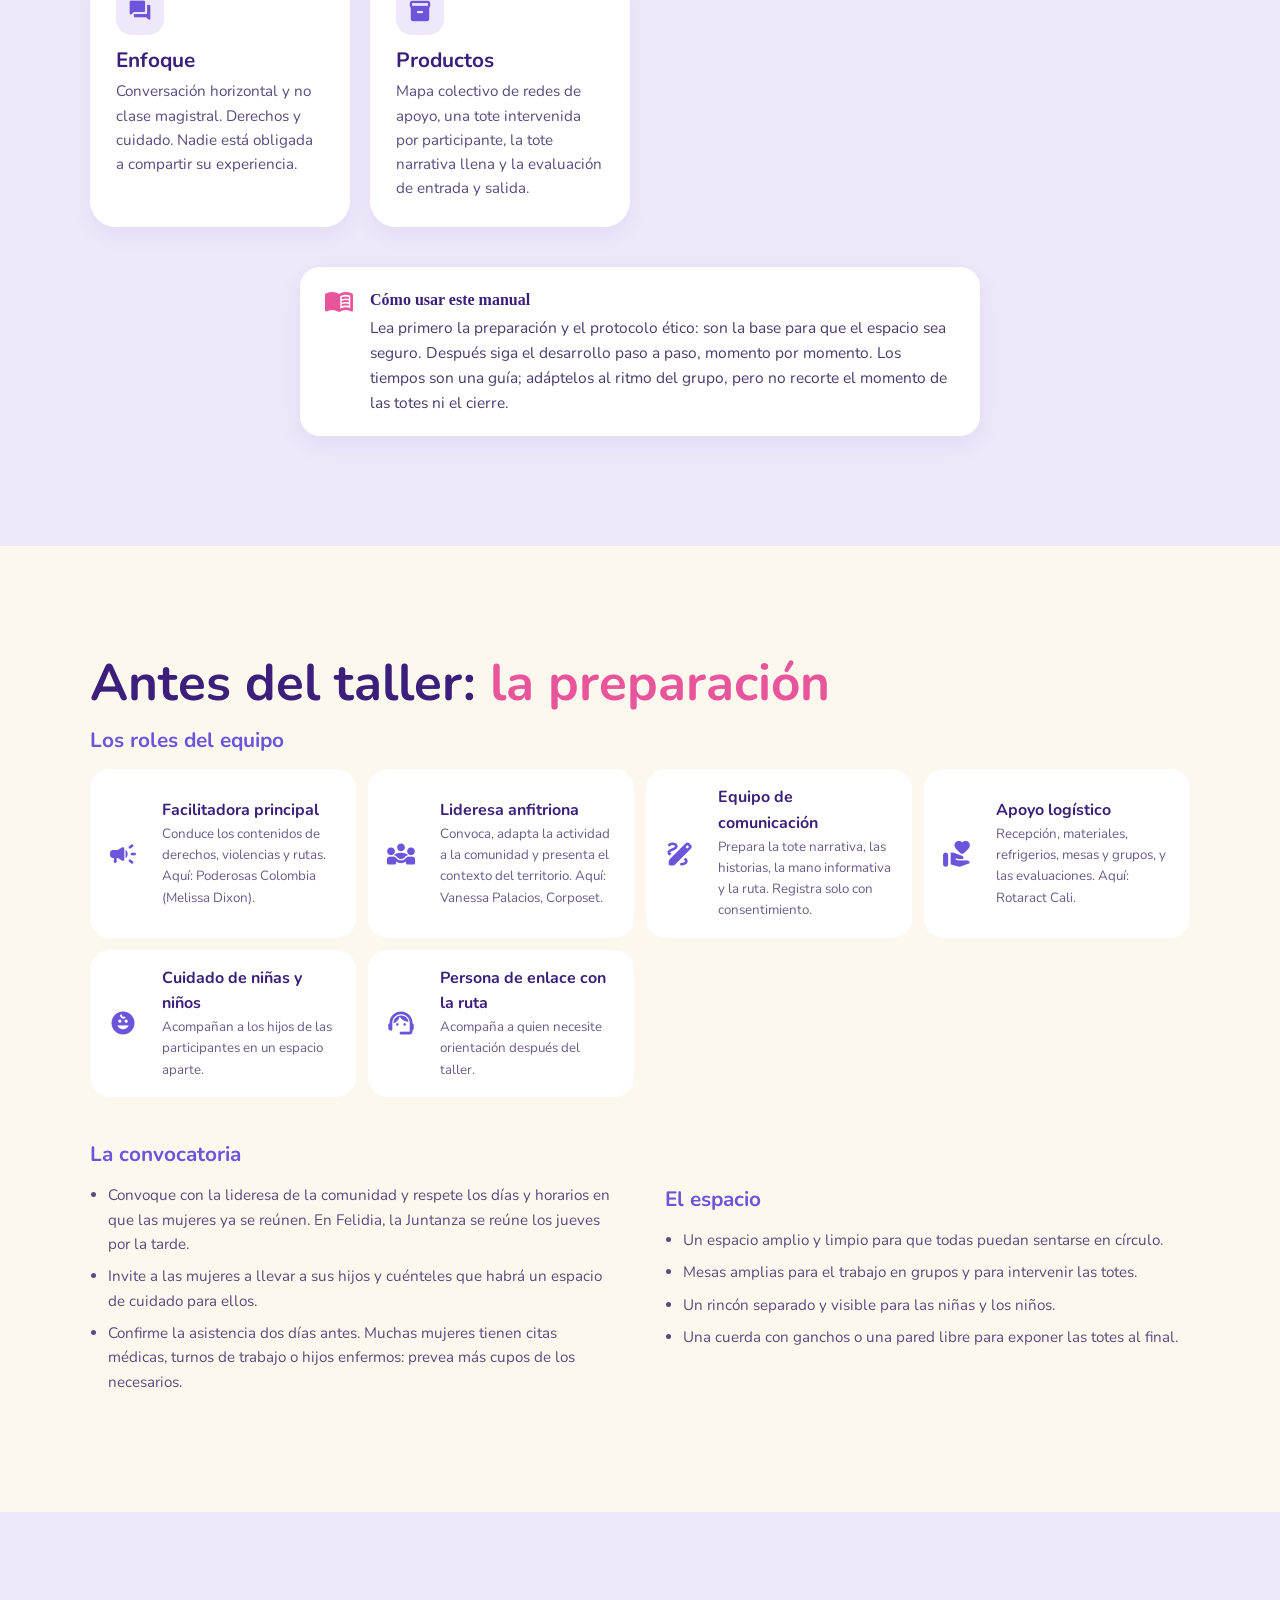
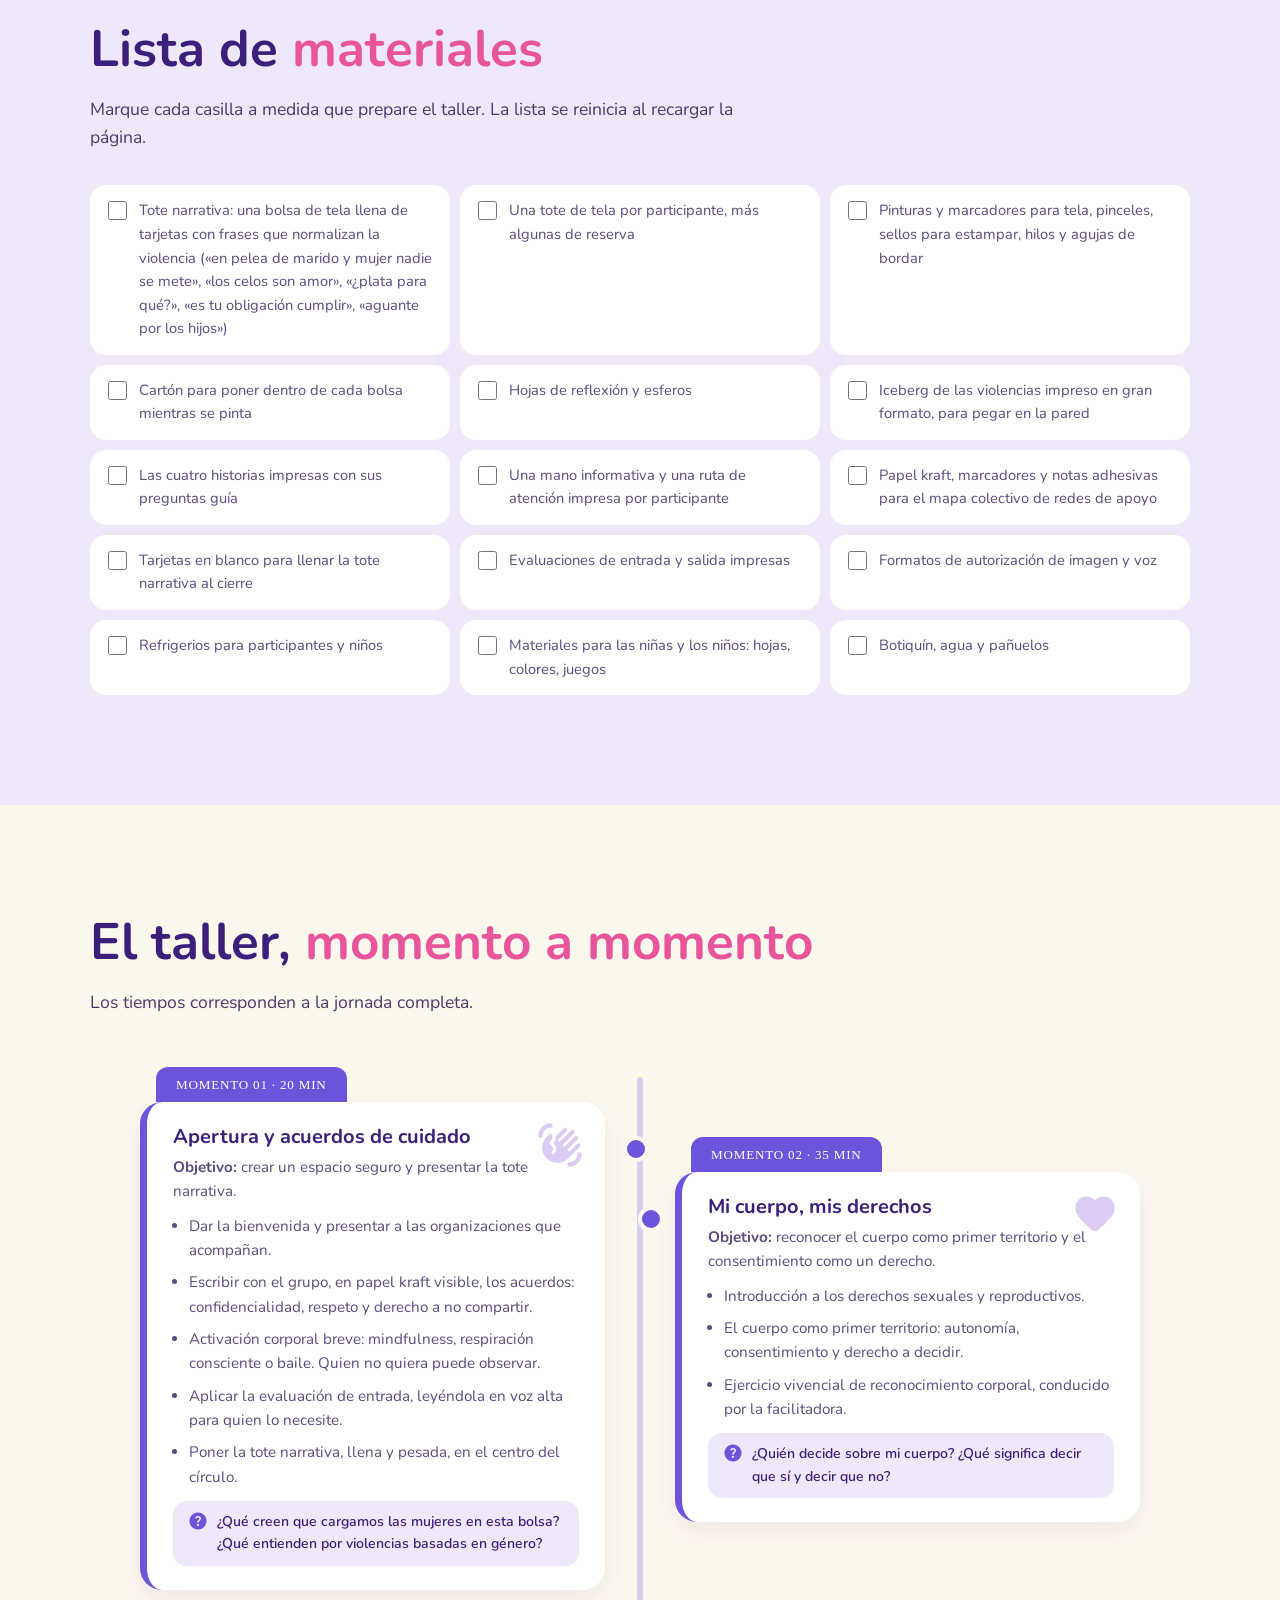
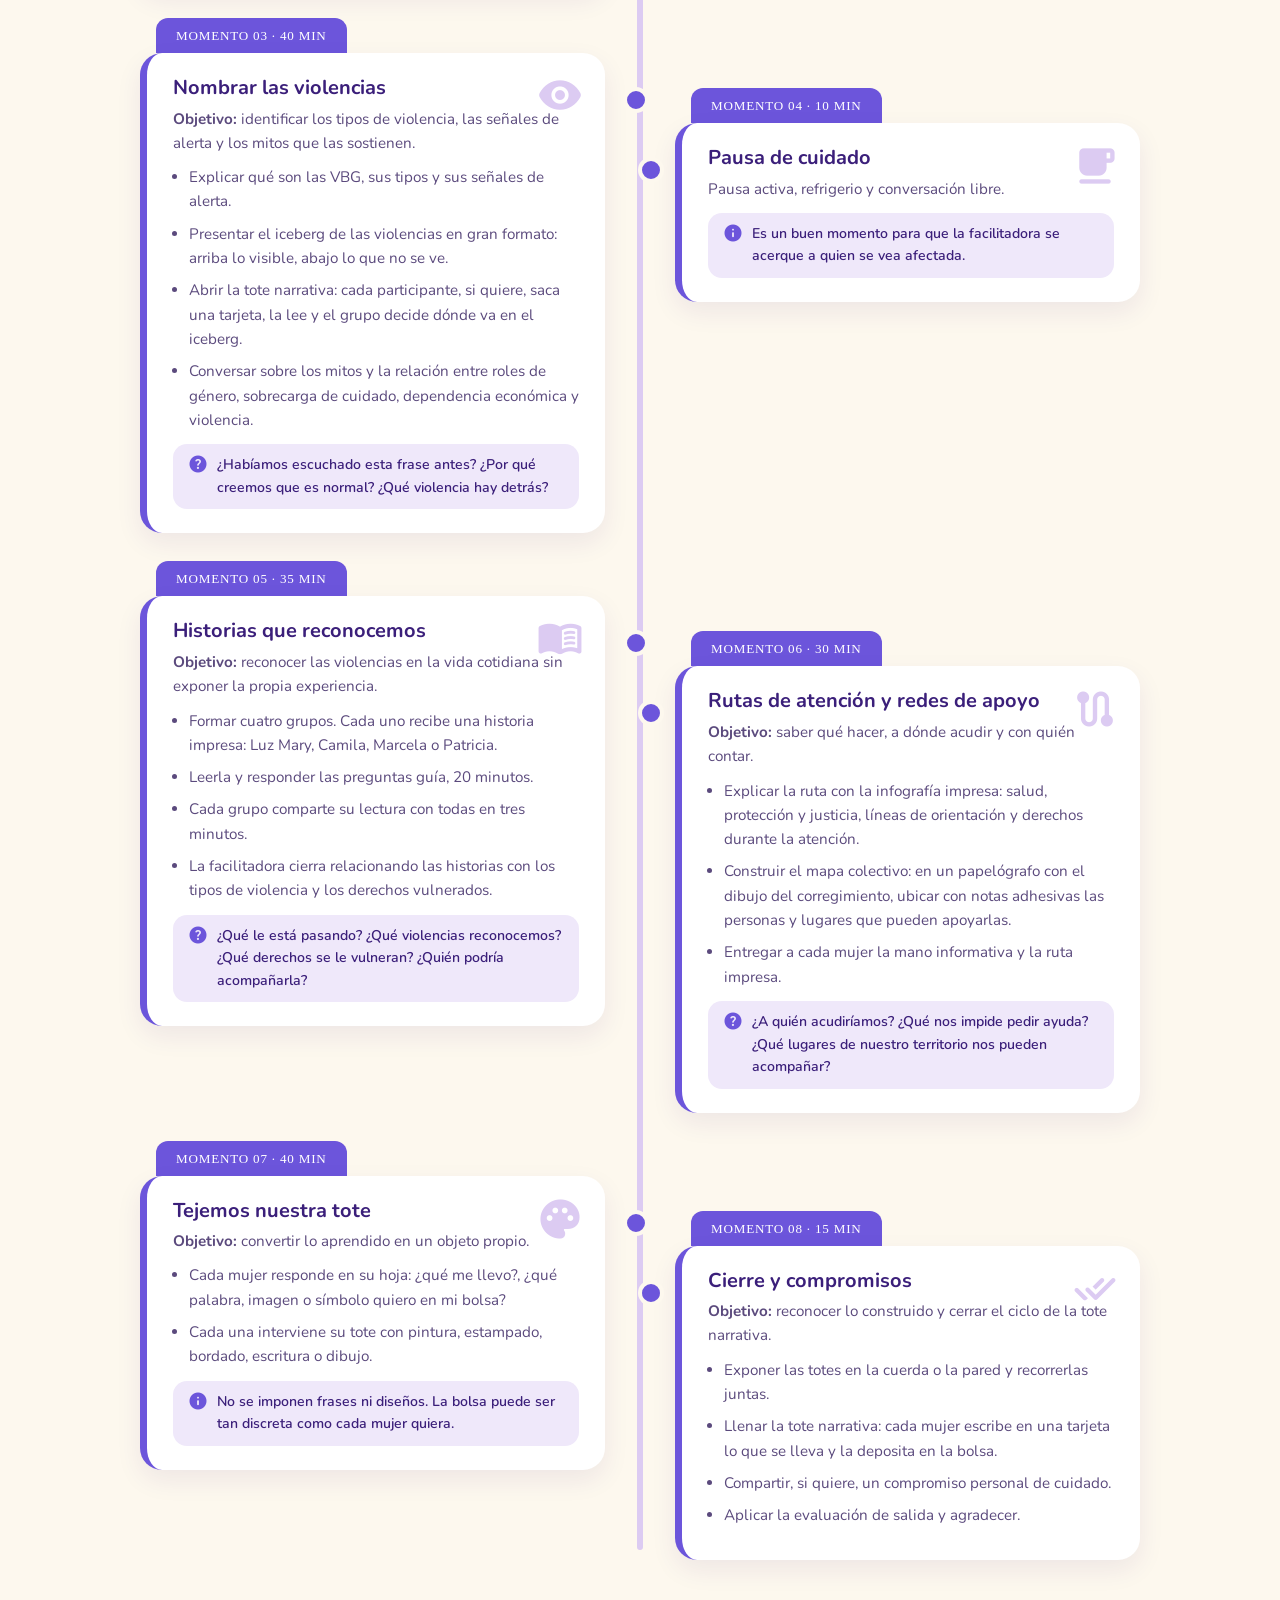
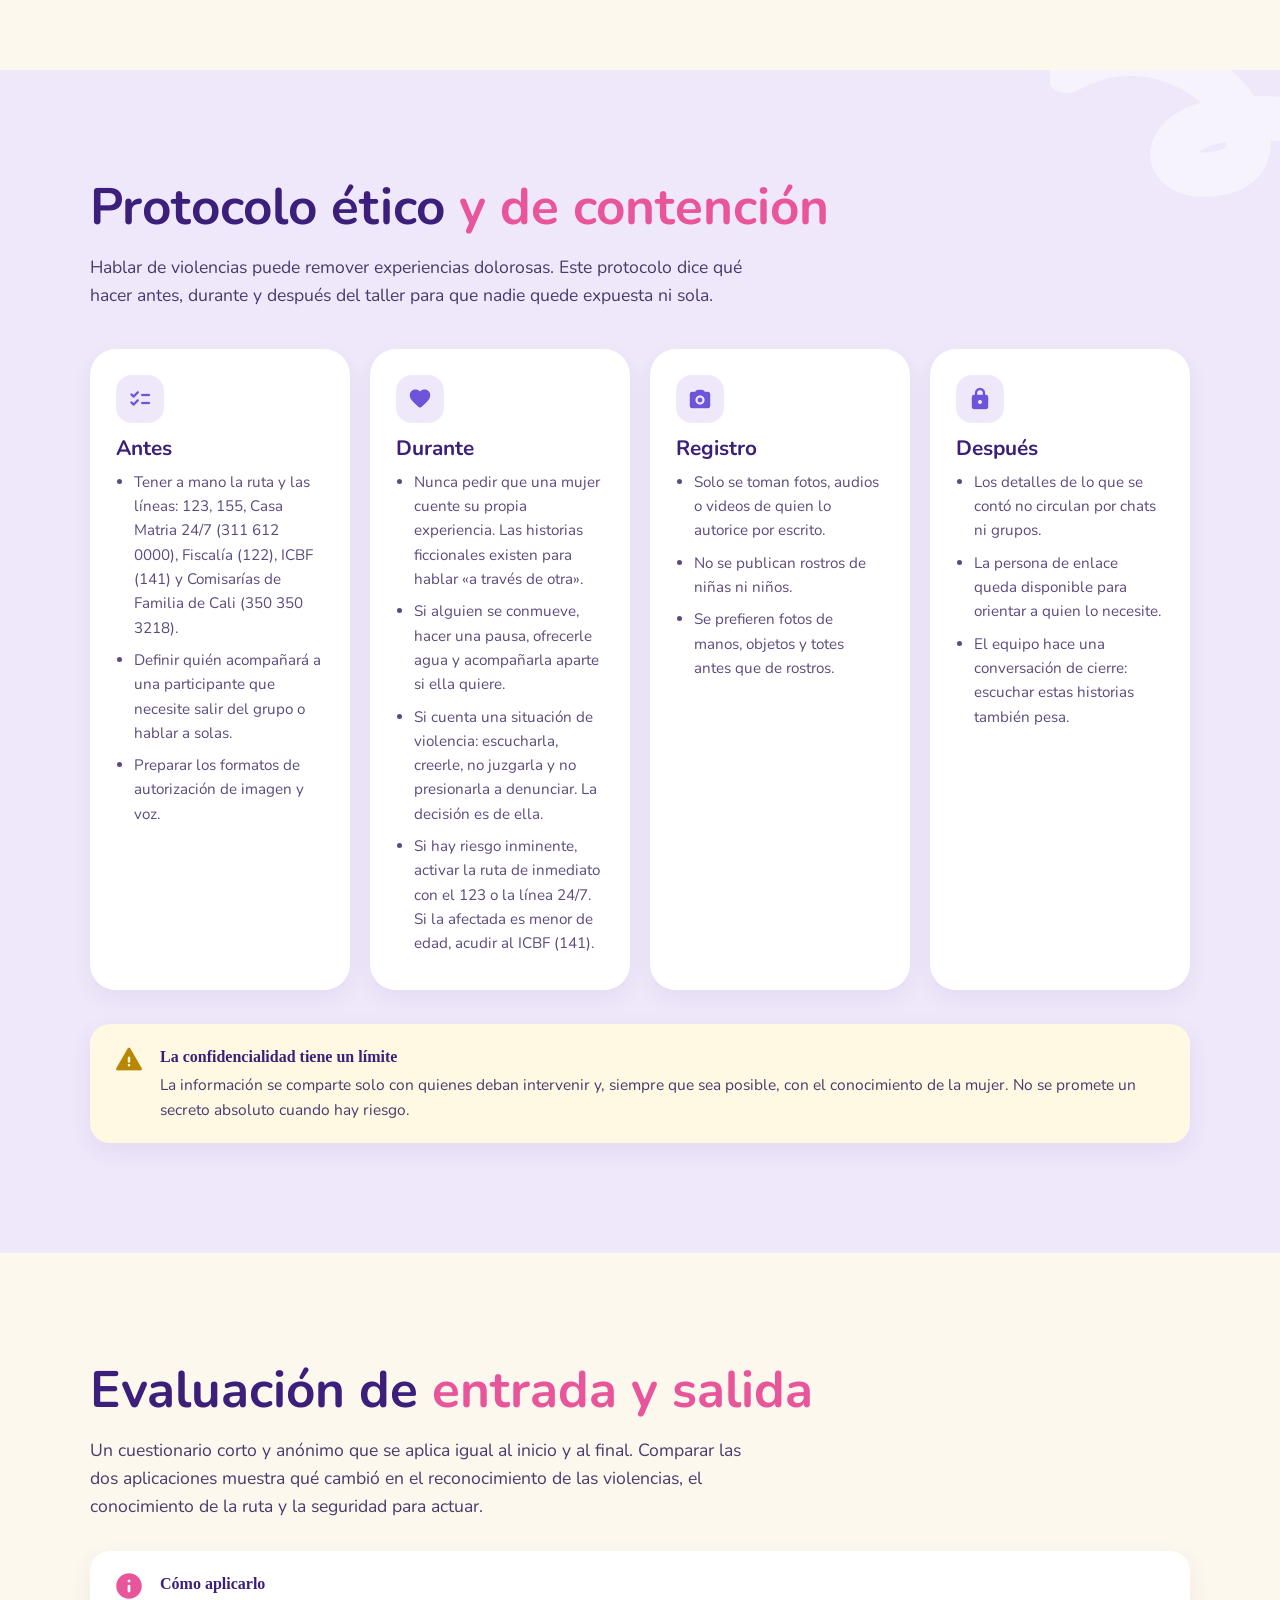
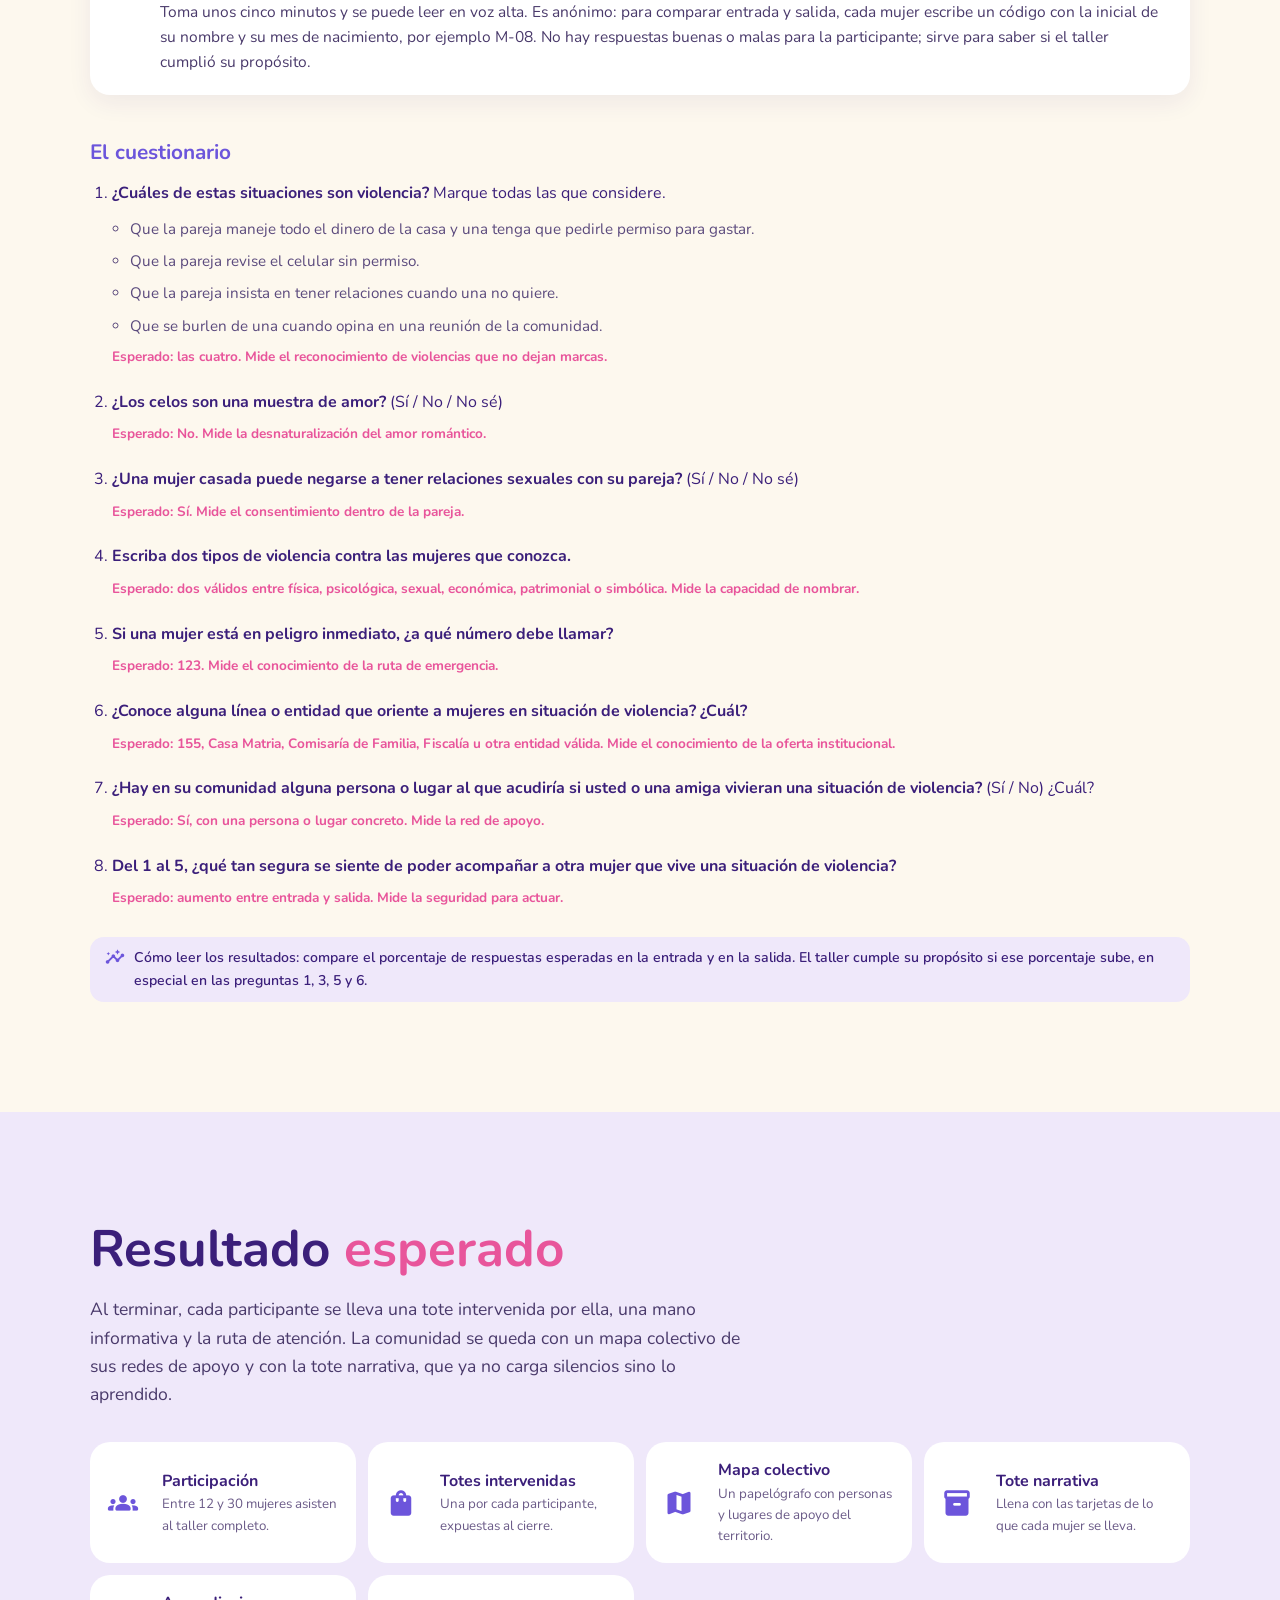
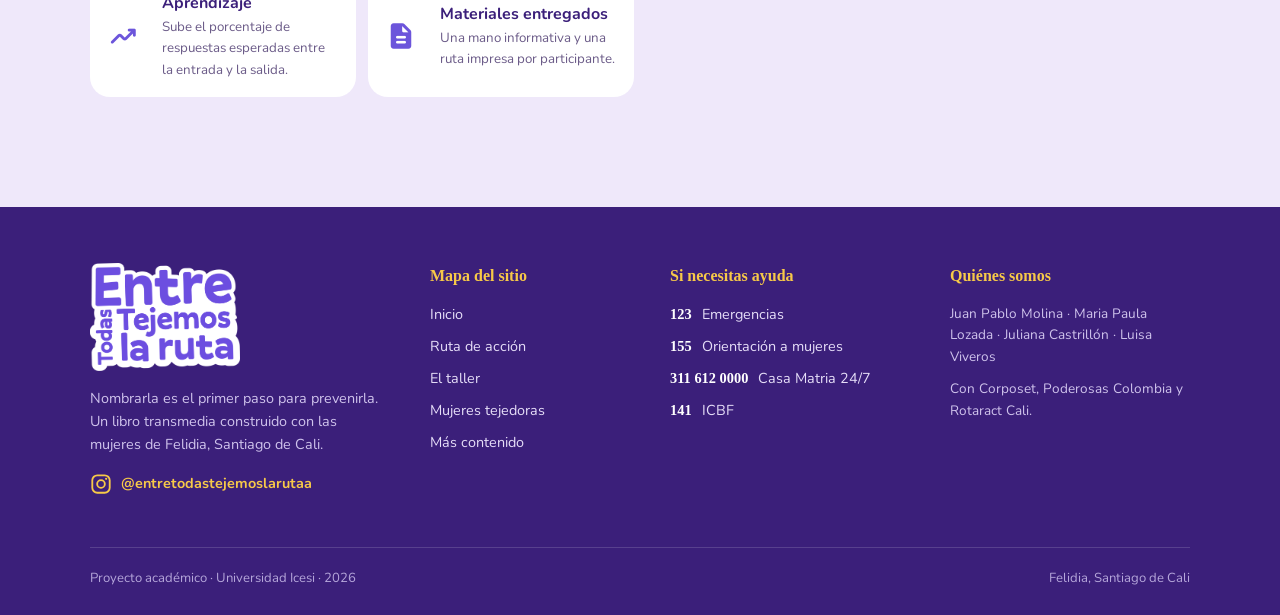
<file: taller.html>
<!DOCTYPE html>
<html lang="es">
<head>
<meta charset="UTF-8">
<meta name="viewport" content="width=device-width,initial-scale=1">
<title>El taller · Entre Todas Tejemos la Ruta</title>
<link href="https://fonts.googleapis.com/css2?family=Nunito:wght@400;600;700;800&display=swap" rel="stylesheet">
<link href="https://api.fontshare.com/v2/css?f[]=pally@400,500,700&display=swap" rel="stylesheet">
<link href="https://fonts.googleapis.com/css2?family=Material+Symbols+Rounded:opsz,wght,FILL,GRAD@24,400,0,0" rel="stylesheet">
<link rel="stylesheet" href="styles.css">
</head>
<body>

<nav>
  <a class="marca" href="index.html"><img src="logo2.png" alt="Entre Todas Tejemos la Ruta"></a>
  <div class="menu">
    <a class="ir" href="index.html"><span class="material-symbols-rounded">home</span>Inicio</a>
    <a class="ir" href="ruta.html"><span class="material-symbols-rounded">route</span>Ruta de acción</a>
    <a class="ir activo" href="taller.html"><span class="material-symbols-rounded">handyman</span>El taller</a>
    <a class="ir" href="tejedoras.html"><span class="material-symbols-rounded">diversity_1</span>Mujeres tejedoras</a>
    <a class="ir" href="contenido.html"><span class="material-symbols-rounded">play_circle</span>Más contenido</a>
  </div>
</nav>

<header class="banner interno lila ajustado centro">
  <svg class="squig fuerte" style="right:-80px;top:40px;width:340px" viewBox="0 0 200 120" fill="none" stroke="#fff" stroke-width="24" stroke-linecap="round"><path d="M10 30C80 -10 150 80 100 90S60 30 190 70"/></svg>
  <svg class="squig fuerte" style="left:-110px;bottom:-60px;width:340px;transform:scaleX(-1)" viewBox="0 0 200 120" fill="none" stroke="#fff" stroke-width="24" stroke-linecap="round"><path d="M10 30C80 -10 150 80 100 90S60 30 190 70"/></svg>
  <div class="wrap">
    <span class="eyebrow">Manual del taller</span>
    <h1>Cualquier organización <em>puede replicarlo</em></h1>
    <p>Este manual permite que cualquier organización de mujeres lleve el taller a su comunidad. Describe cómo prepararlo, cómo desarrollar cada momento, cómo cuidar a las participantes y qué resultado esperar.</p>
  </div>
</header>

<!-- OBJETIVOS -->
<section class="fondo-crema" style="padding-top:60px">
  <div class="wrap two">
    <div>
      <h2>¿Para qué <em>sirve el taller</em>?</h2>
      <p class="lead">Desarrollar un espacio participativo de reconocimiento de derechos sexuales y reproductivos, identificación de las violencias basadas en género y socialización de rutas de atención y redes de apoyo para las mujeres participantes.</p>
    </div>
    <div class="stats">
      <div class="stat"><span class="material-symbols-rounded relleno">self_improvement</span><div><b>El cuerpo como territorio</b><span class="d">Reconocer el consentimiento como un derecho</span></div></div>
      <div class="stat"><span class="material-symbols-rounded relleno">visibility</span><div><b>Nombrar las violencias</b><span class="d">Incluidas las que no dejan marcas visibles</span></div></div>
      <div class="stat"><span class="material-symbols-rounded relleno">route</span><div><b>Conocer las rutas</b><span class="d">Líneas de orientación y redes del territorio</span></div></div>
      <div class="stat"><span class="material-symbols-rounded relleno">shopping_bag</span><div><b>Materializarlo</b><span class="d">Una tote bag propia que circula fuera del taller</span></div></div>
    </div>
  </div>
</section>

<!-- FICHA TECNICA -->
<section class="fondo-suave">
  <div class="wrap">
    <h2>Ficha <em>técnica</em></h2>
    <div class="cards">
      <div class="card"><div class="n"><span class="material-symbols-rounded relleno">groups</span></div><h3>Participantes</h3><p>Entre 12 y 30 mujeres de una misma comunidad, rural o urbana.</p></div>
      <div class="card"><div class="n"><span class="material-symbols-rounded relleno">schedule</span></div><h3>Duración</h3><p>Jornada completa de unas 3 horas y 45 minutos.</p></div>
      <div class="card"><div class="n"><span class="material-symbols-rounded relleno">campaign</span></div><h3>Facilitación</h3><p>Una organización con experiencia en educación en derechos sexuales y VBG. En la primera implementación, Poderosas Colombia.</p></div>
      <div class="card"><div class="n"><span class="material-symbols-rounded relleno">handshake</span></div><h3>Aliados</h3><p>Una organización de la comunidad que convoque y acoja, más un equipo de apoyo logístico. Aquí: Corposet con su Juntanza de Mujeres Rurales y Rotaract Cali.</p></div>
      <div class="card"><div class="n"><span class="material-symbols-rounded relleno">forum</span></div><h3>Enfoque</h3><p>Conversación horizontal y no clase magistral. Derechos y cuidado. Nadie está obligada a compartir su experiencia.</p></div>
      <div class="card"><div class="n"><span class="material-symbols-rounded relleno">inventory_2</span></div><h3>Productos</h3><p>Mapa colectivo de redes de apoyo, una tote intervenida por participante, la tote narrativa llena y la evaluación de entrada y salida.</p></div>
    </div>
    <div class="aviso" style="margin:40px auto 0">
      <span class="material-symbols-rounded relleno">menu_book</span>
      <div>
        <b>Cómo usar este manual</b>
        <p>Lea primero la preparación y el protocolo ético: son la base para que el espacio sea seguro. Después siga el desarrollo paso a paso, momento por momento. Los tiempos son una guía; adáptelos al ritmo del grupo, pero no recorte el momento de las totes ni el cierre.</p>
      </div>
    </div>
  </div>
</section>

<!-- PREPARACION -->
<section class="fondo-crema">
  <div class="wrap">
    <h2>Antes del taller: <em>la preparación</em></h2>

    <h3 class="sub">Los roles del equipo</h3>
    <div class="grid-l" style="margin-bottom:46px">
      <div class="l"><span class="material-symbols-rounded relleno pic">campaign</span><div><strong>Facilitadora principal</strong><small>Conduce los contenidos de derechos, violencias y rutas. Aquí: Poderosas Colombia (Melissa Dixon).</small></div></div>
      <div class="l"><span class="material-symbols-rounded relleno pic">diversity_3</span><div><strong>Lideresa anfitriona</strong><small>Convoca, adapta la actividad a la comunidad y presenta el contexto del territorio. Aquí: Vanessa Palacios, Corposet.</small></div></div>
      <div class="l"><span class="material-symbols-rounded relleno pic">draw</span><div><strong>Equipo de comunicación</strong><small>Prepara la tote narrativa, las historias, la mano informativa y la ruta. Registra solo con consentimiento.</small></div></div>
      <div class="l"><span class="material-symbols-rounded relleno pic">volunteer_activism</span><div><strong>Apoyo logístico</strong><small>Recepción, materiales, refrigerios, mesas y grupos, y las evaluaciones. Aquí: Rotaract Cali.</small></div></div>
      <div class="l"><span class="material-symbols-rounded relleno pic">child_care</span><div><strong>Cuidado de niñas y niños</strong><small>Acompañan a los hijos de las participantes en un espacio aparte.</small></div></div>
      <div class="l"><span class="material-symbols-rounded relleno pic">support_agent</span><div><strong>Persona de enlace con la ruta</strong><small>Acompaña a quien necesite orientación después del taller.</small></div></div>
    </div>

    <div class="two">
      <div>
        <h3 class="sub">La convocatoria</h3>
        <ul class="lista">
          <li>Convoque con la lideresa de la comunidad y respete los días y horarios en que las mujeres ya se reúnen. En Felidia, la Juntanza se reúne los jueves por la tarde.</li>
          <li>Invite a las mujeres a llevar a sus hijos y cuénteles que habrá un espacio de cuidado para ellos.</li>
          <li>Confirme la asistencia dos días antes. Muchas mujeres tienen citas médicas, turnos de trabajo o hijos enfermos: prevea más cupos de los necesarios.</li>
        </ul>
      </div>
      <div>
        <h3 class="sub">El espacio</h3>
        <ul class="lista">
          <li>Un espacio amplio y limpio para que todas puedan sentarse en círculo.</li>
          <li>Mesas amplias para el trabajo en grupos y para intervenir las totes.</li>
          <li>Un rincón separado y visible para las niñas y los niños.</li>
          <li>Una cuerda con ganchos o una pared libre para exponer las totes al final.</li>
        </ul>
      </div>
    </div>
  </div>
</section>

<!-- MATERIALES -->
<section class="fondo-suave">
  <div class="wrap">
    <h2>Lista de <em>materiales</em></h2>
    <p class="lead">Marque cada casilla a medida que prepare el taller. La lista se reinicia al recargar la página.</p>
    <div class="checklist">
      <label><input type="checkbox"><span>Tote narrativa: una bolsa de tela llena de tarjetas con frases que normalizan la violencia («en pelea de marido y mujer nadie se mete», «los celos son amor», «¿plata para qué?», «es tu obligación cumplir», «aguante por los hijos»)</span></label>
      <label><input type="checkbox"><span>Una tote de tela por participante, más algunas de reserva</span></label>
      <label><input type="checkbox"><span>Pinturas y marcadores para tela, pinceles, sellos para estampar, hilos y agujas de bordar</span></label>
      <label><input type="checkbox"><span>Cartón para poner dentro de cada bolsa mientras se pinta</span></label>
      <label><input type="checkbox"><span>Hojas de reflexión y esferos</span></label>
      <label><input type="checkbox"><span>Iceberg de las violencias impreso en gran formato, para pegar en la pared</span></label>
      <label><input type="checkbox"><span>Las cuatro historias impresas con sus preguntas guía</span></label>
      <label><input type="checkbox"><span>Una mano informativa y una ruta de atención impresa por participante</span></label>
      <label><input type="checkbox"><span>Papel kraft, marcadores y notas adhesivas para el mapa colectivo de redes de apoyo</span></label>
      <label><input type="checkbox"><span>Tarjetas en blanco para llenar la tote narrativa al cierre</span></label>
      <label><input type="checkbox"><span>Evaluaciones de entrada y salida impresas</span></label>
      <label><input type="checkbox"><span>Formatos de autorización de imagen y voz</span></label>
      <label><input type="checkbox"><span>Refrigerios para participantes y niños</span></label>
      <label><input type="checkbox"><span>Materiales para las niñas y los niños: hojas, colores, juegos</span></label>
      <label><input type="checkbox"><span>Botiquín, agua y pañuelos</span></label>
    </div>
  </div>
</section>

<!-- LOS 8 MOMENTOS -->
<section class="fondo-crema">
  <div class="wrap">
    <h2>El taller, <em>momento a momento</em></h2>
    <p class="lead">Los tiempos corresponden a la jornada completa.</p>

    <div class="zigzag" style="margin-top:50px">
      <div class="paso">
        <span class="etiqueta">Momento 01 · 20 min</span>
        <div class="caja">
          <span class="material-symbols-rounded relleno icono">waving_hand</span>
          <h3>Apertura y acuerdos de cuidado</h3>
          <p><b>Objetivo:</b> crear un espacio seguro y presentar la tote narrativa.</p>
          <ul class="lista">
            <li>Dar la bienvenida y presentar a las organizaciones que acompañan.</li>
            <li>Escribir con el grupo, en papel kraft visible, los acuerdos: confidencialidad, respeto y derecho a no compartir.</li>
            <li>Activación corporal breve: mindfulness, respiración consciente o baile. Quien no quiera puede observar.</li>
            <li>Aplicar la evaluación de entrada, leyéndola en voz alta para quien lo necesite.</li>
            <li>Poner la tote narrativa, llena y pesada, en el centro del círculo.</li>
          </ul>
          <div class="note"><span class="material-symbols-rounded relleno">help</span>¿Qué creen que cargamos las mujeres en esta bolsa? ¿Qué entienden por violencias basadas en género?</div>
        </div>
      </div>

      <div class="paso">
        <span class="etiqueta">Momento 02 · 35 min</span>
        <div class="caja">
          <span class="material-symbols-rounded relleno icono">favorite</span>
          <h3>Mi cuerpo, mis derechos</h3>
          <p><b>Objetivo:</b> reconocer el cuerpo como primer territorio y el consentimiento como un derecho.</p>
          <ul class="lista">
            <li>Introducción a los derechos sexuales y reproductivos.</li>
            <li>El cuerpo como primer territorio: autonomía, consentimiento y derecho a decidir.</li>
            <li>Ejercicio vivencial de reconocimiento corporal, conducido por la facilitadora.</li>
          </ul>
          <div class="note"><span class="material-symbols-rounded relleno">help</span>¿Quién decide sobre mi cuerpo? ¿Qué significa decir que sí y decir que no?</div>
        </div>
      </div>

      <div class="paso">
        <span class="etiqueta">Momento 03 · 40 min</span>
        <div class="caja">
          <span class="material-symbols-rounded relleno icono">visibility</span>
          <h3>Nombrar las violencias</h3>
          <p><b>Objetivo:</b> identificar los tipos de violencia, las señales de alerta y los mitos que las sostienen.</p>
          <ul class="lista">
            <li>Explicar qué son las VBG, sus tipos y sus señales de alerta.</li>
            <li>Presentar el iceberg de las violencias en gran formato: arriba lo visible, abajo lo que no se ve.</li>
            <li>Abrir la tote narrativa: cada participante, si quiere, saca una tarjeta, la lee y el grupo decide dónde va en el iceberg.</li>
            <li>Conversar sobre los mitos y la relación entre roles de género, sobrecarga de cuidado, dependencia económica y violencia.</li>
          </ul>
          <div class="note"><span class="material-symbols-rounded relleno">help</span>¿Habíamos escuchado esta frase antes? ¿Por qué creemos que es normal? ¿Qué violencia hay detrás?</div>
        </div>
      </div>

      <div class="paso">
        <span class="etiqueta">Momento 04 · 10 min</span>
        <div class="caja">
          <span class="material-symbols-rounded relleno icono">local_cafe</span>
          <h3>Pausa de cuidado</h3>
          <p>Pausa activa, refrigerio y conversación libre.</p>
          <div class="note"><span class="material-symbols-rounded relleno">info</span>Es un buen momento para que la facilitadora se acerque a quien se vea afectada.</div>
        </div>
      </div>

      <div class="paso">
        <span class="etiqueta">Momento 05 · 35 min</span>
        <div class="caja">
          <span class="material-symbols-rounded relleno icono">menu_book</span>
          <h3>Historias que reconocemos</h3>
          <p><b>Objetivo:</b> reconocer las violencias en la vida cotidiana sin exponer la propia experiencia.</p>
          <ul class="lista">
            <li>Formar cuatro grupos. Cada uno recibe una historia impresa: Luz Mary, Camila, Marcela o Patricia.</li>
            <li>Leerla y responder las preguntas guía, 20 minutos.</li>
            <li>Cada grupo comparte su lectura con todas en tres minutos.</li>
            <li>La facilitadora cierra relacionando las historias con los tipos de violencia y los derechos vulnerados.</li>
          </ul>
          <div class="note"><span class="material-symbols-rounded relleno">help</span>¿Qué le está pasando? ¿Qué violencias reconocemos? ¿Qué derechos se le vulneran? ¿Quién podría acompañarla?</div>
        </div>
      </div>

      <div class="paso">
        <span class="etiqueta">Momento 06 · 30 min</span>
        <div class="caja">
          <span class="material-symbols-rounded relleno icono">route</span>
          <h3>Rutas de atención y redes de apoyo</h3>
          <p><b>Objetivo:</b> saber qué hacer, a dónde acudir y con quién contar.</p>
          <ul class="lista">
            <li>Explicar la ruta con la infografía impresa: salud, protección y justicia, líneas de orientación y derechos durante la atención.</li>
            <li>Construir el mapa colectivo: en un papelógrafo con el dibujo del corregimiento, ubicar con notas adhesivas las personas y lugares que pueden apoyarlas.</li>
            <li>Entregar a cada mujer la mano informativa y la ruta impresa.</li>
          </ul>
          <div class="note"><span class="material-symbols-rounded relleno">help</span>¿A quién acudiríamos? ¿Qué nos impide pedir ayuda? ¿Qué lugares de nuestro territorio nos pueden acompañar?</div>
        </div>
      </div>

      <div class="paso">
        <span class="etiqueta">Momento 07 · 40 min</span>
        <div class="caja">
          <span class="material-symbols-rounded relleno icono">palette</span>
          <h3>Tejemos nuestra tote</h3>
          <p><b>Objetivo:</b> convertir lo aprendido en un objeto propio.</p>
          <ul class="lista">
            <li>Cada mujer responde en su hoja: ¿qué me llevo?, ¿qué palabra, imagen o símbolo quiero en mi bolsa?</li>
            <li>Cada una interviene su tote con pintura, estampado, bordado, escritura o dibujo.</li>
          </ul>
          <div class="note"><span class="material-symbols-rounded relleno">info</span>No se imponen frases ni diseños. La bolsa puede ser tan discreta como cada mujer quiera.</div>
        </div>
      </div>

      <div class="paso">
        <span class="etiqueta">Momento 08 · 15 min</span>
        <div class="caja">
          <span class="material-symbols-rounded relleno icono">done_all</span>
          <h3>Cierre y compromisos</h3>
          <p><b>Objetivo:</b> reconocer lo construido y cerrar el ciclo de la tote narrativa.</p>
          <ul class="lista">
            <li>Exponer las totes en la cuerda o la pared y recorrerlas juntas.</li>
            <li>Llenar la tote narrativa: cada mujer escribe en una tarjeta lo que se lleva y la deposita en la bolsa.</li>
            <li>Compartir, si quiere, un compromiso personal de cuidado.</li>
            <li>Aplicar la evaluación de salida y agradecer.</li>
          </ul>
        </div>
      </div>
    </div>
  </div>
</section>

<!-- PROTOCOLO ETICO -->
<section class="fondo-suave">
  <svg class="squig" style="right:-110px;top:-50px;width:340px" viewBox="0 0 200 120" fill="none" stroke="#fff" stroke-width="26" stroke-linecap="round"><path d="M10 30C80 -10 150 80 100 90S60 30 190 70"/></svg>
  <div class="wrap">
    <h2>Protocolo ético <em>y de contención</em></h2>
    <p class="lead">Hablar de violencias puede remover experiencias dolorosas. Este protocolo dice qué hacer antes, durante y después del taller para que nadie quede expuesta ni sola.</p>

    <div class="cards">
      <div class="card"><div class="n"><span class="material-symbols-rounded relleno">checklist</span></div><h3>Antes</h3>
        <ul class="lista">
          <li>Tener a mano la ruta y las líneas: 123, 155, Casa Matria 24/7 (311 612 0000), Fiscalía (122), ICBF (141) y Comisarías de Familia de Cali (350 350 3218).</li>
          <li>Definir quién acompañará a una participante que necesite salir del grupo o hablar a solas.</li>
          <li>Preparar los formatos de autorización de imagen y voz.</li>
        </ul>
      </div>
      <div class="card"><div class="n"><span class="material-symbols-rounded relleno">favorite</span></div><h3>Durante</h3>
        <ul class="lista">
          <li>Nunca pedir que una mujer cuente su propia experiencia. Las historias ficcionales existen para hablar «a través de otra».</li>
          <li>Si alguien se conmueve, hacer una pausa, ofrecerle agua y acompañarla aparte si ella quiere.</li>
          <li>Si cuenta una situación de violencia: escucharla, creerle, no juzgarla y no presionarla a denunciar. La decisión es de ella.</li>
          <li>Si hay riesgo inminente, activar la ruta de inmediato con el 123 o la línea 24/7. Si la afectada es menor de edad, acudir al ICBF (141).</li>
        </ul>
      </div>
      <div class="card"><div class="n"><span class="material-symbols-rounded relleno">photo_camera</span></div><h3>Registro</h3>
        <ul class="lista">
          <li>Solo se toman fotos, audios o videos de quien lo autorice por escrito.</li>
          <li>No se publican rostros de niñas ni niños.</li>
          <li>Se prefieren fotos de manos, objetos y totes antes que de rostros.</li>
        </ul>
      </div>
      <div class="card"><div class="n"><span class="material-symbols-rounded relleno">lock</span></div><h3>Después</h3>
        <ul class="lista">
          <li>Los detalles de lo que se contó no circulan por chats ni grupos.</li>
          <li>La persona de enlace queda disponible para orientar a quien lo necesite.</li>
          <li>El equipo hace una conversación de cierre: escuchar estas historias también pesa.</li>
        </ul>
      </div>
    </div>

    <div class="aviso warn" style="margin-top:34px;max-width:none">
      <span class="material-symbols-rounded relleno">warning</span>
      <div>
        <b>La confidencialidad tiene un límite</b>
        <p>La información se comparte solo con quienes deban intervenir y, siempre que sea posible, con el conocimiento de la mujer. No se promete un secreto absoluto cuando hay riesgo.</p>
      </div>
    </div>
  </div>
</section>

<!-- EVALUACION -->
<section class="fondo-crema">
  <div class="wrap">
    <h2>Evaluación de <em>entrada y salida</em></h2>
    <p class="lead">Un cuestionario corto y anónimo que se aplica igual al inicio y al final. Comparar las dos aplicaciones muestra qué cambió en el reconocimiento de las violencias, el conocimiento de la ruta y la seguridad para actuar.</p>

    <div class="aviso" style="max-width:none">
      <span class="material-symbols-rounded relleno">info</span>
      <div>
        <b>Cómo aplicarlo</b>
        <p>Toma unos cinco minutos y se puede leer en voz alta. Es anónimo: para comparar entrada y salida, cada mujer escribe un código con la inicial de su nombre y su mes de nacimiento, por ejemplo M-08. No hay respuestas buenas o malas para la participante; sirve para saber si el taller cumplió su propósito.</p>
      </div>
    </div>

    <h3 class="sub" style="margin-top:46px">El cuestionario</h3>
    <ol class="preguntas">
      <li><b>¿Cuáles de estas situaciones son violencia?</b> Marque todas las que considere.
        <ul class="lista">
          <li>Que la pareja maneje todo el dinero de la casa y una tenga que pedirle permiso para gastar.</li>
          <li>Que la pareja revise el celular sin permiso.</li>
          <li>Que la pareja insista en tener relaciones cuando una no quiere.</li>
          <li>Que se burlen de una cuando opina en una reunión de la comunidad.</li>
        </ul>
        <span class="esperada">Esperado: las cuatro. Mide el reconocimiento de violencias que no dejan marcas.</span>
      </li>
      <li><b>¿Los celos son una muestra de amor?</b> (Sí / No / No sé)<span class="esperada">Esperado: No. Mide la desnaturalización del amor romántico.</span></li>
      <li><b>¿Una mujer casada puede negarse a tener relaciones sexuales con su pareja?</b> (Sí / No / No sé)<span class="esperada">Esperado: Sí. Mide el consentimiento dentro de la pareja.</span></li>
      <li><b>Escriba dos tipos de violencia contra las mujeres que conozca.</b><span class="esperada">Esperado: dos válidos entre física, psicológica, sexual, económica, patrimonial o simbólica. Mide la capacidad de nombrar.</span></li>
      <li><b>Si una mujer está en peligro inmediato, ¿a qué número debe llamar?</b><span class="esperada">Esperado: 123. Mide el conocimiento de la ruta de emergencia.</span></li>
      <li><b>¿Conoce alguna línea o entidad que oriente a mujeres en situación de violencia? ¿Cuál?</b><span class="esperada">Esperado: 155, Casa Matria, Comisaría de Familia, Fiscalía u otra entidad válida. Mide el conocimiento de la oferta institucional.</span></li>
      <li><b>¿Hay en su comunidad alguna persona o lugar al que acudiría si usted o una amiga vivieran una situación de violencia?</b> (Sí / No) ¿Cuál?<span class="esperada">Esperado: Sí, con una persona o lugar concreto. Mide la red de apoyo.</span></li>
      <li><b>Del 1 al 5, ¿qué tan segura se siente de poder acompañar a otra mujer que vive una situación de violencia?</b><span class="esperada">Esperado: aumento entre entrada y salida. Mide la seguridad para actuar.</span></li>
    </ol>

    <div class="note" style="margin-top:28px"><span class="material-symbols-rounded relleno">insights</span>Cómo leer los resultados: compare el porcentaje de respuestas esperadas en la entrada y en la salida. El taller cumple su propósito si ese porcentaje sube, en especial en las preguntas 1, 3, 5 y 6.</div>
  </div>
</section>

<!-- RESULTADO -->
<section class="fondo-suave">
  <div class="wrap">
    <h2>Resultado <em>esperado</em></h2>
    <p class="lead">Al terminar, cada participante se lleva una tote intervenida por ella, una mano informativa y la ruta de atención. La comunidad se queda con un mapa colectivo de sus redes de apoyo y con la tote narrativa, que ya no carga silencios sino lo aprendido.</p>
    <div class="grid-l" style="margin-top:34px">
      <div class="l"><span class="material-symbols-rounded relleno pic">groups</span><div><strong>Participación</strong><small>Entre 12 y 30 mujeres asisten al taller completo.</small></div></div>
      <div class="l"><span class="material-symbols-rounded relleno pic">shopping_bag</span><div><strong>Totes intervenidas</strong><small>Una por cada participante, expuestas al cierre.</small></div></div>
      <div class="l"><span class="material-symbols-rounded relleno pic">map</span><div><strong>Mapa colectivo</strong><small>Un papelógrafo con personas y lugares de apoyo del territorio.</small></div></div>
      <div class="l"><span class="material-symbols-rounded relleno pic">inventory_2</span><div><strong>Tote narrativa</strong><small>Llena con las tarjetas de lo que cada mujer se lleva.</small></div></div>
      <div class="l"><span class="material-symbols-rounded relleno pic">trending_up</span><div><strong>Aprendizaje</strong><small>Sube el porcentaje de respuestas esperadas entre la entrada y la salida.</small></div></div>
      <div class="l"><span class="material-symbols-rounded relleno pic">description</span><div><strong>Materiales entregados</strong><small>Una mano informativa y una ruta impresa por participante.</small></div></div>
    </div>
  </div>
</section>

<footer>
  <div class="pie">
    <div class="pie-marca">
      <img src="logo.png" alt="Entre Todas Tejemos la Ruta" class="logo">
      <p>Nombrarla es el primer paso para prevenirla. Un libro transmedia construido con las mujeres de Felidia, Santiago de Cali.</p>
      <a class="red" href="https://www.instagram.com/entretodastejemoslarutaa/" target="_blank" rel="noopener" aria-label="Instagram">
        <svg viewBox="0 0 24 24" width="22" height="22" fill="none" stroke="currentColor" stroke-width="2" stroke-linecap="round"><rect x="2.5" y="2.5" width="19" height="19" rx="5.5"/><circle cx="12" cy="12" r="4.2"/><circle cx="17.6" cy="6.4" r="1.2" fill="currentColor" stroke="none"/></svg>
        <span>@entretodastejemoslarutaa</span>
      </a>
    </div>
    <div class="pie-col">
      <h4>Mapa del sitio</h4>
      <a href="index.html">Inicio</a>
      <a href="ruta.html">Ruta de acción</a>
      <a href="taller.html">El taller</a>
      <a href="tejedoras.html">Mujeres tejedoras</a>
      <a href="contenido.html">Más contenido</a>
    </div>
    <div class="pie-col">
      <h4>Si necesitas ayuda</h4>
      <a href="tel:123"><b>123</b> Emergencias</a>
      <a href="tel:155"><b>155</b> Orientación a mujeres</a>
      <a href="tel:3116120000"><b>311 612 0000</b> Casa Matria 24/7</a>
      <a href="tel:141"><b>141</b> ICBF</a>
    </div>
    <div class="pie-col">
      <h4>Quiénes somos</h4>
      <p class="pie-txt">Juan Pablo Molina · Maria Paula Lozada · Juliana Castrillón · Luisa Viveros</p>
      <p class="pie-txt">Con Corposet, Poderosas Colombia y Rotaract Cali.</p>
    </div>
  </div>
  <div class="pie-abajo">
    <span>Proyecto académico · Universidad Icesi · 2026</span>
    <span>Felidia, Santiago de Cali</span>
  </div>
</footer>
</body>
</html>
</file>
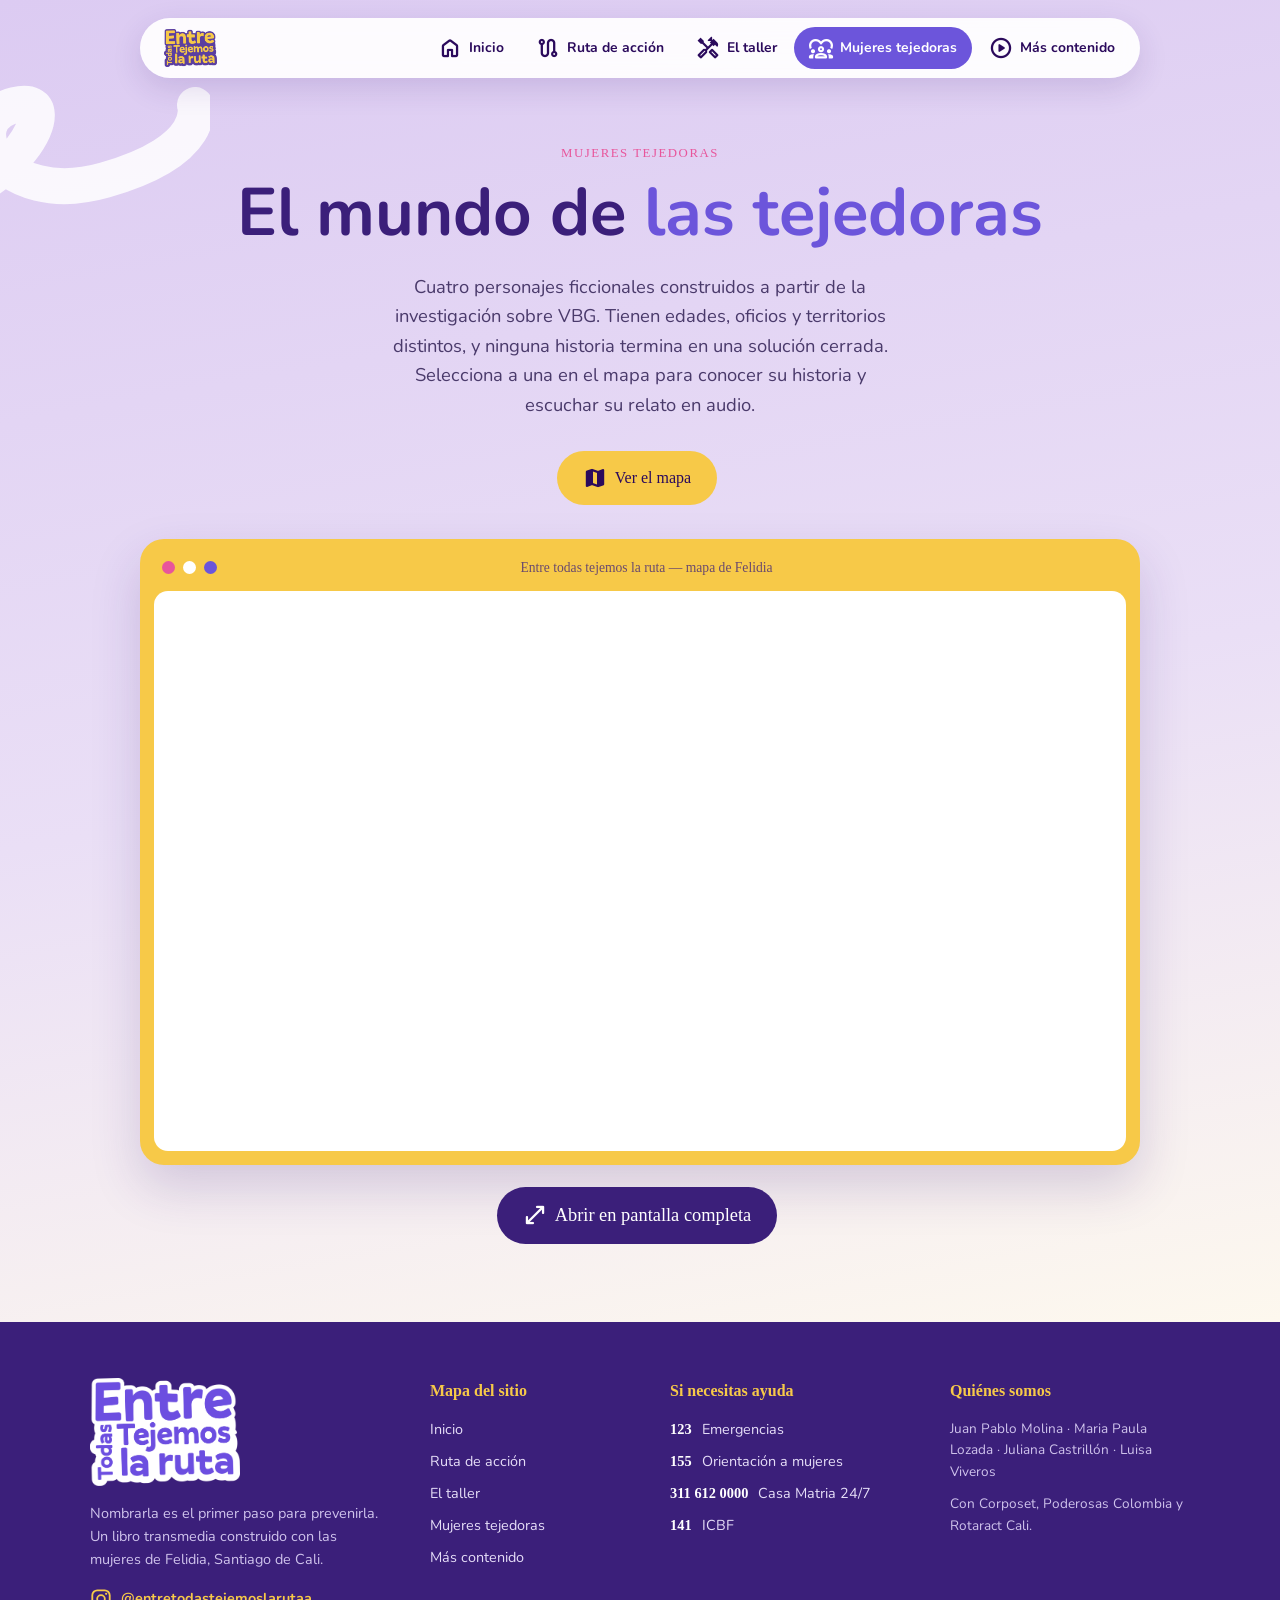
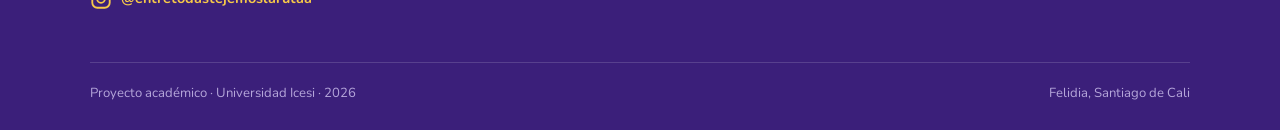
<file: tejedoras.html>
<!DOCTYPE html>
<html lang="es">
<head>
<meta charset="UTF-8">
<meta name="viewport" content="width=device-width,initial-scale=1">
<title>Mujeres tejedoras · Entre Todas Tejemos la Ruta</title>
<link href="https://fonts.googleapis.com/css2?family=Nunito:wght@400;600;700;800&display=swap" rel="stylesheet">
<link href="https://api.fontshare.com/v2/css?f[]=pally@400,500,700&display=swap" rel="stylesheet">
<link href="https://fonts.googleapis.com/css2?family=Material+Symbols+Rounded:opsz,wght,FILL,GRAD@24,400,0,0" rel="stylesheet">
<link rel="stylesheet" href="styles.css">
</head>
<body>

<nav>
  <a class="marca" href="index.html"><img src="logo2.png" alt="Entre Todas Tejemos la Ruta"></a>
  <div class="menu">
    <a class="ir" href="index.html"><span class="material-symbols-rounded">home</span>Inicio</a>
    <a class="ir" href="ruta.html"><span class="material-symbols-rounded">route</span>Ruta de acción</a>
    <a class="ir" href="taller.html"><span class="material-symbols-rounded">handyman</span>El taller</a>
        <a class="ir activo" href="tejedoras.html"><span class="material-symbols-rounded">diversity_1</span>Mujeres tejedoras</a>
    <a class="ir" href="contenido.html"><span class="material-symbols-rounded">play_circle</span>Más contenido</a>
  </div>
</nav>

<header class="banner interno lila centro">
  <svg class="squig fuerte" style="left:-90px;top:60px;width:300px" viewBox="0 0 200 120" fill="none" stroke="#fff" stroke-width="24" stroke-linecap="round"><path d="M10 90C60 100 110 20 70 30S60 100 130 80 190 30 190 30"/></svg>
  <div class="wrap">
    <span class="eyebrow">Mujeres tejedoras</span>
    <h1>El mundo de <em>las tejedoras</em></h1>
    <p>Cuatro personajes ficcionales construidos a partir de la investigación sobre VBG. Tienen edades, oficios y territorios distintos, y ninguna historia termina en una solución cerrada. Selecciona a una en el mapa para conocer su historia y escuchar su relato en audio.</p>
    <a class="btn y" href="#mapa"><span class="material-symbols-rounded relleno">map</span>Ver el mapa</a>

    <!-- Ventana del mapa -->
    <div class="ventana" id="mapa">
      <div class="barra">
        <span class="punto"></span><span class="punto"></span><span class="punto"></span>
        <span class="titulo">Entre todas tejemos la ruta — mapa de Felidia</span>
      </div>
      <iframe src="https://view.genially.com/6af2fbed27aabd9be8a95e26" title="Mapa interactivo Entre Todas Tejemos la Ruta" allowfullscreen loading="lazy"></iframe>
    </div>

    <p style="margin-top:18px">
      <a class="btn" href="https://view.genially.com/6af2fbed27aabd9be8a95e26" target="_blank" rel="noopener"><span class="material-symbols-rounded relleno">open_in_full</span>Abrir en pantalla completa</a>
    </p>
  </div>
</header>

<footer>
  <div class="pie">
    <div class="pie-marca">
      <!-- Cambia logo.png por tu logo cuando lo tengas -->
      <img src="logo.png" alt="Entre Todas Tejemos la Ruta" class="logo">
      <p>Nombrarla es el primer paso para prevenirla. Un libro transmedia construido con las mujeres de Felidia, Santiago de Cali.</p>
      <a class="red" href="https://www.instagram.com/entretodastejemoslarutaa/" target="_blank" rel="noopener" aria-label="Instagram">
        <svg viewBox="0 0 24 24" width="22" height="22" fill="none" stroke="currentColor" stroke-width="2" stroke-linecap="round"><rect x="2.5" y="2.5" width="19" height="19" rx="5.5"/><circle cx="12" cy="12" r="4.2"/><circle cx="17.6" cy="6.4" r="1.2" fill="currentColor" stroke="none"/></svg>
        <span>@entretodastejemoslarutaa</span>
      </a>
    </div>

    <div class="pie-col">
      <h4>Mapa del sitio</h4>
      <a href="index.html">Inicio</a>
      <a href="ruta.html">Ruta de acción</a>
      <a href="taller.html">El taller</a>
      <a href="tejedoras.html">Mujeres tejedoras</a>
      <a href="contenido.html">Más contenido</a>
    </div>

    <div class="pie-col">
      <h4>Si necesitas ayuda</h4>
      <a href="tel:123"><b>123</b> Emergencias</a>
      <a href="tel:155"><b>155</b> Orientación a mujeres</a>
      <a href="tel:3116120000"><b>311 612 0000</b> Casa Matria 24/7</a>
      <a href="tel:141"><b>141</b> ICBF</a>
    </div>

    <div class="pie-col">
      <h4>Quiénes somos</h4>
      <p class="pie-txt">Juan Pablo Molina · Maria Paula Lozada · Juliana Castrillón · Luisa Viveros</p>
      <p class="pie-txt">Con Corposet, Poderosas Colombia y Rotaract Cali.</p>
    </div>
  </div>

  <div class="pie-abajo">
    <span>Proyecto académico · Universidad Icesi · 2026</span>
    <span>Felidia, Santiago de Cali</span>
  </div>
</footer>
</body>
</html>
</file>
<file: styles.css>
/* ===== Entre Todas Tejemos la Ruta — estilos compartidos ===== */
:root{
  --lila:#DCCBF2; --lila2:#EFE8FA; --mor:#6C55DB; --mor-d:#3B1F7A;
  --ink:#2B0A5C; --rosa:#E8559B; --rosa-l:#FBE7F1; --amar:#F7C948; --crema:#FDF8EE;
}
*{box-sizing:border-box;margin:0}
html{scroll-behavior:smooth}
body{font-family:'Nunito',sans-serif;color:var(--ink);background:var(--crema);line-height:1.6;overflow-x:hidden}
h1,h2,h3{font-family:'Pally','Nunito',sans-serif;font-weight:700;line-height:1.08}
img{max-width:100%;display:block}
section{position:relative;padding:110px 6vw;overflow:hidden}
.wrap{max-width:1100px;margin:auto;position:relative;z-index:2}
h2{font-size:clamp(2rem,4.6vw,3.2rem);color:var(--mor-d);margin-bottom:18px}
h2 em{font-style:normal;color:var(--rosa)}
p.lead{font-size:1.1rem;max-width:660px;color:#4A3A6B}
.centro{text-align:center}
.centro p.lead{margin-left:auto;margin-right:auto}

.material-symbols-rounded{
  font-variation-settings:'FILL' 0,'wght' 500,'GRAD' 0,'opsz' 24;
  vertical-align:middle;line-height:1;
}

/* Espirales de fondo, gruesas y presentes */
.squig{position:absolute;pointer-events:none;z-index:0;opacity:.5}
.squig.fuerte{opacity:.85}

/* ===== MENU superpuesto, sin franja ===== */
nav{
  position:fixed;top:18px;left:50%;transform:translateX(-50%);
  z-index:100;width:min(1000px,94vw);
  background:rgba(255,255,255,.92);backdrop-filter:blur(10px);
  border-radius:99px;padding:9px 10px 9px 24px;
  display:flex;justify-content:space-between;align-items:center;gap:10px;
  box-shadow:0 10px 30px rgba(59,31,122,.14);
}
nav .marca{font-family:'Pally';color:var(--mor-d);text-decoration:none;font-weight:700;font-size:1rem}
nav .menu{display:flex;gap:2px;flex-wrap:wrap}
nav a.ir{display:inline-flex;align-items:center;gap:7px;text-decoration:none;color:var(--ink);font-weight:700;font-size:.87rem;padding:9px 15px;border-radius:99px;transition:.2s}
nav a.ir:hover{background:var(--lila2)}
nav a.ir.activo{background:var(--mor);color:#fff}
@media(max-width:900px){
  nav{border-radius:24px;flex-direction:column;align-items:flex-start;padding:14px 18px;top:10px}
  nav .menu{width:100%;gap:2px}
  nav a.ir{font-size:.8rem;padding:7px 11px}
}

/* ===== BANNERS ===== */
.banner{padding:190px 6vw 120px;position:relative;overflow:hidden}
.banner.claro{background:var(--crema)}
.banner.lila{background:linear-gradient(170deg,var(--lila) 0%,#EADFF6 55%,var(--crema) 100%)}
.banner .eyebrow{display:inline-block;font-family:'Pally';color:var(--rosa);letter-spacing:.12em;text-transform:uppercase;font-size:.8rem;margin-bottom:14px}
.banner h1{font-size:clamp(2.6rem,7vw,5.2rem);color:var(--mor-d);max-width:14ch}
.banner h1 em{font-style:normal;color:var(--mor)}
.banner p{margin:22px 0 28px;font-size:1.15rem;max-width:46ch;color:#4A3A6B}
.hero{display:grid;grid-template-columns:1.05fr .95fr;gap:40px;align-items:center}
@media(max-width:860px){.hero{grid-template-columns:1fr}.banner{padding-top:230px}}

/* Mosaico del banner de inicio */
.mosaico{display:grid;grid-template-columns:1fr 1fr;grid-auto-rows:118px;gap:14px}
.mos{border-radius:22px;overflow:hidden;display:grid;place-items:center;padding:16px;text-align:center;font-family:'Pally';font-size:.95rem;line-height:1.25}
.mos.alto{grid-row:span 2}
.mos.foto{background:#fff;padding:0}
.mos.foto img{width:100%;height:100%;object-fit:contain}
.mos.m1{background:var(--mor);color:#fff}
.mos.m2{background:var(--amar);color:var(--ink)}
.mos.m3{background:var(--rosa-l);color:var(--rosa)}
.mos.m4{background:var(--lila);color:var(--mor-d)}

/* Banner interno de las paginas */
.banner.interno{padding:200px 6vw 90px}
.banner.interno h1{font-size:clamp(2.3rem,6vw,4.2rem);max-width:18ch}

/* ===== BOTONES ===== */
.btn{display:inline-flex;gap:8px;align-items:center;background:var(--mor-d);color:#fff;text-decoration:none;font-family:'Pally';padding:14px 26px;border-radius:99px;transition:.2s;margin:4px 6px 0 0}
.btn:hover{transform:translateY(-3px);background:var(--mor)}
.btn.y{background:var(--amar);color:var(--ink)}
.btn.y:hover{background:#ffd75e}
.btn.rosa{background:var(--rosa);color:#fff}
.btn.rosa:hover{background:#f06dab}

/* ===== AVISO ===== */
.aviso{margin-top:30px;background:#fff;border-radius:20px;padding:20px 24px;max-width:680px;display:flex;gap:16px;box-shadow:0 8px 24px rgba(59,31,122,.07)}
.aviso .material-symbols-rounded{color:var(--rosa);font-size:30px}
.aviso b{font-family:'Pally';color:var(--mor-d);display:block;margin-bottom:4px}
.aviso p{font-size:.97rem;color:#4A3A6B}

/* ===== DOS COLUMNAS ===== */
.two{display:grid;grid-template-columns:1fr 1fr;gap:50px;align-items:center}
@media(max-width:860px){.two{grid-template-columns:1fr}}
.stats{display:grid;gap:12px}
.stat{border-radius:22px;padding:18px 22px;background:#fff;display:flex;gap:16px;align-items:center;box-shadow:0 6px 18px rgba(59,31,122,.06)}
.stat .material-symbols-rounded{font-size:34px;color:var(--mor)}
.stat b{font-family:'Pally';display:block;color:var(--mor-d)}
.stat span.d{font-size:.93rem;color:#5B4A7D}
.stat:nth-child(2) .material-symbols-rounded{color:var(--rosa)}
.stat:nth-child(3) .material-symbols-rounded{color:#D8A72A}
.stat:nth-child(4) .material-symbols-rounded{color:var(--mor-d)}

/* ===== TARJETAS ===== */
.cards{display:grid;grid-template-columns:repeat(auto-fit,minmax(235px,1fr));gap:20px;margin-top:40px}
.card{border-radius:26px;padding:26px;background:#fff;transition:.25s;box-shadow:0 8px 22px rgba(59,31,122,.06)}
.card:hover{transform:translateY(-6px)}
.card .n{width:48px;height:48px;border-radius:16px;background:var(--lila2);color:var(--mor);display:grid;place-items:center;margin-bottom:14px}
.card h4{color:var(--rosa);font-family:'Pally';font-size:.78rem;letter-spacing:.08em;margin-bottom:6px}
.card h3{font-size:1.3rem;margin-bottom:8px;color:var(--mor-d)}
.card p{font-size:.95rem;color:#5B4A7D}
/* acentos puntuales de color */
.card.acento-amar{background:var(--amar)}
.card.acento-amar .n{background:rgba(255,255,255,.55);color:var(--mor-d)}
.card.acento-amar h4{color:var(--mor-d)}
.card.acento-amar p{color:#4A3A1B}
.card.acento-lila{background:var(--lila)}
.card.acento-lila .n{background:rgba(255,255,255,.6)}
.card.acento-rosa{background:var(--rosa-l)}
.card.acento-rosa .n{background:#fff;color:var(--rosa)}

.quote{margin-top:56px;font-family:'Pally';font-size:clamp(1.5rem,3.2vw,2.3rem);text-align:center;color:var(--mor-d);max-width:20ch;margin-left:auto;margin-right:auto}
.quote span{color:var(--rosa)}

/* ===== FONDOS ===== */
.fondo-crema{background:var(--crema)}
.fondo-blanco{background:#fff}
.fondo-suave{background:var(--lila2)}
.fondo-morado{background:var(--mor-d);color:#fff}
.fondo-morado h2{color:#fff}
.fondo-morado p.lead{color:#D9CFF2}

/* ===== RUTA: botones del selector ===== */
.selector{display:flex;gap:12px;flex-wrap:wrap;justify-content:center;margin:0 0 30px}
.tab{border:0;cursor:pointer;font-family:'Pally';font-size:.95rem;padding:14px 26px;border-radius:99px;background:#fff;color:var(--mor);display:inline-flex;align-items:center;gap:9px;transition:.2s;box-shadow:0 6px 16px rgba(59,31,122,.08)}
.tab:hover{transform:translateY(-2px)}
.tab.on{background:var(--mor);color:#fff}
.tab[data-t="f"].on{background:var(--rosa);color:#fff}

/* Criterios: todos en una sola linea */
.crit{display:flex;flex-wrap:nowrap;gap:10px;justify-content:center;margin:0 auto 70px;max-width:100%}
.crit span{background:#fff;border-radius:99px;padding:10px 18px;font-weight:700;font-size:.85rem;display:inline-flex;align-items:center;gap:8px;color:var(--mor-d);white-space:nowrap}
.crit .material-symbols-rounded{color:var(--rosa);font-size:19px}
@media(max-width:1100px){
  .crit{flex-wrap:wrap}
}

/* Iconos rellenos */
.material-symbols-rounded.relleno{font-variation-settings:'FILL' 1,'wght' 500,'GRAD' 0,'opsz' 24}

/* ===== RUTA en zig zag: dos columnas ===== */
.zigzag{position:relative;display:grid;grid-template-columns:1fr 1fr;gap:28px 70px;max-width:1000px;margin:auto}
.zigzag:before{content:"";position:absolute;left:50%;top:10px;bottom:10px;width:6px;margin-left:-3px;background:var(--lila);border-radius:99px}
#panel-f .zigzag:before{background:var(--rosa-l)}
.paso{position:relative}
/* los pares bajan para que quede en zig zag */
.paso:nth-child(even){margin-top:70px}
.etiqueta{display:inline-block;font-family:'Pally';font-size:.82rem;letter-spacing:.06em;text-transform:uppercase;color:#fff;background:var(--mor);padding:7px 20px;border-radius:12px 12px 0 0;margin-left:16px}
#panel-f .etiqueta{background:var(--rosa)}
.caja{background:#fff;border-radius:22px;padding:24px 26px;box-shadow:0 10px 26px rgba(59,31,122,.08);border-left:7px solid var(--mor);position:relative;transition:.25s}
#panel-f .caja{border-left-color:var(--rosa)}
.caja:hover{transform:translateY(-5px)}
.caja .icono{position:absolute;top:20px;right:22px;font-size:46px;color:var(--lila)}
#panel-f .caja .icono{color:var(--rosa-l)}
.caja h3{font-size:1.25rem;color:var(--mor-d);margin-bottom:8px;padding-right:56px}
#panel-f .caja h3{color:var(--rosa)}
.caja p{font-size:.95rem;color:#5B4A7D}
/* puntito que conecta con la linea central */
.paso:nth-child(odd) .caja:after,
.paso:nth-child(even) .caja:after{content:"";position:absolute;top:34px;width:18px;height:18px;border-radius:50%;background:var(--mor);border:4px solid var(--crema)}
.paso:nth-child(odd) .caja:after{right:-44px}
.paso:nth-child(even) .caja:after{left:-44px}
#panel-f .caja:after{background:var(--rosa)}
@media(max-width:820px){
  .zigzag{grid-template-columns:1fr;gap:22px}
  .zigzag:before{display:none}
  .paso:nth-child(even){margin-top:0}
  .caja:after{display:none!important}
}

/* Notas y avisos dentro de los pasos */
.note{margin-top:12px;background:var(--lila2);border-radius:14px;padding:10px 15px;font-size:.88rem;font-weight:600;display:flex;gap:9px;align-items:flex-start;text-align:left;color:var(--mor-d)}
.note .material-symbols-rounded{font-size:20px;color:var(--mor);flex-shrink:0}
.warn{background:#FFF3C9}
.warn .material-symbols-rounded{color:#B98600}
.urgente{margin-top:12px;background:var(--rosa-l);border-radius:16px;padding:14px 18px}
.urgente b.big{font-family:'Pally';font-size:2.4rem;color:var(--rosa);display:block;line-height:1}
.urgente small{font-size:.88rem;color:#6B2B4D}
.pill{display:inline-block;background:var(--lila2);color:var(--mor);border-radius:99px;padding:3px 14px;font-weight:800;font-size:.8rem;margin:6px 4px 0 0}
[hidden]{display:none!important}

/* Imagen del banner interno */
.banner-img{display:grid;place-items:center}
.banner-img img{width:100%;max-width:460px;border-radius:26px}

/* ===== LINEAS DE ATENCION ===== */
.lines{display:grid;grid-template-columns:230px 1fr;gap:22px;margin-top:40px}
.big{background:var(--mor-d);color:#fff;border-radius:28px;padding:28px;display:flex;flex-direction:column;justify-content:center}
.big b{font-family:'Pally';font-size:4.2rem;color:var(--amar);line-height:1}
.big span{font-family:'Pally';font-size:1.1rem}
.big small{opacity:.85;margin-top:6px}
.grid-l{display:grid;grid-template-columns:repeat(auto-fit,minmax(252px,1fr));gap:12px}
.l{background:#fff;border-radius:20px;padding:16px 18px;display:flex;gap:14px;align-items:center}
.l>b{font-family:'Pally';font-size:1.2rem;color:var(--rosa);min-width:96px}
.l strong{display:block;color:var(--mor-d)}
.l small{display:block;color:#6B5B88}
@media(max-width:820px){.lines{grid-template-columns:1fr}}

/* ===== TEJEDORAS ===== */
.tejedoras{display:grid;grid-template-columns:repeat(auto-fit,minmax(240px,1fr));gap:24px;margin-top:46px}
.tej{background:#fff;border-radius:26px;padding:28px 24px;text-align:center;box-shadow:0 8px 22px rgba(59,31,122,.06);transition:.25s}
.tej:hover{transform:translateY(-6px)}
.bolita{width:132px;height:132px;border-radius:50%;margin:0 auto 18px;background:var(--lila2);display:grid;place-items:center;overflow:hidden;border:5px solid #fff;box-shadow:0 0 0 4px var(--lila2)}
.bolita img{width:100%;height:100%;object-fit:cover}
.tej:nth-child(2) .bolita{background:var(--rosa-l);box-shadow:0 0 0 4px var(--rosa-l)}
.tej:nth-child(3) .bolita{background:#FFF3C9;box-shadow:0 0 0 4px #FFF3C9}
.tej:nth-child(4) .bolita{background:var(--lila);box-shadow:0 0 0 4px var(--lila)}
.tej h4{font-family:'Pally';font-size:.74rem;letter-spacing:.08em;color:var(--rosa);margin-bottom:4px}
.tej h3{font-size:1.5rem;color:var(--mor-d);margin-bottom:8px}
.tej p{font-size:.93rem;color:#5B4A7D}
.tej .preg{display:block;margin-top:10px;font-style:italic;color:var(--mor);font-weight:700}

/* ===== INSTAGRAM ===== */
.ig{display:grid;grid-template-columns:repeat(auto-fit,minmax(235px,1fr));gap:18px;margin-top:40px}
.igc{background:#fff;border-radius:24px;overflow:hidden;box-shadow:0 8px 22px rgba(59,31,122,.06)}
.igc .im{aspect-ratio:1;display:grid;place-items:center;font-family:'Pally';text-align:center;padding:20px;font-size:1.05rem;line-height:1.2}
.igc:nth-child(1) .im{background:var(--lila);color:var(--mor-d)}
.igc:nth-child(2) .im{background:var(--rosa-l);color:var(--rosa)}
.igc:nth-child(3) .im{background:var(--amar);color:var(--mor-d)}
.igc:nth-child(4) .im{background:var(--lila2);color:var(--mor)}
.igc .tx{padding:16px 18px;font-size:.9rem;color:#5B4A7D}
.igc .tx b{display:block;font-family:'Pally';color:var(--mor-d);margin-bottom:3px}
.embed{margin-top:40px;background:#fff;border-radius:24px;padding:28px;text-align:center;box-shadow:0 8px 22px rgba(59,31,122,.06)}

/* ===== MAPA ===== */
.frame{margin-top:34px;border-radius:26px;overflow:hidden;box-shadow:0 18px 40px rgba(59,31,122,.16);background:#fff}
.frame iframe{width:100%;height:min(72vh,640px);border:0;display:block}


/* ===== Carrusel de tarjetas VBG: todas blancas, se iluminan en amarillo ===== */
.cards.vbg .card{background:#fff;transition:background .5s,transform .5s,box-shadow .5s}
.cards.vbg .card.activa{background:var(--amar);transform:translateY(-10px);box-shadow:0 16px 32px rgba(59,31,122,.14)}
.cards.vbg .card.activa .n{background:rgba(255,255,255,.6);color:var(--mor-d)}
.cards.vbg .card.activa h4{color:var(--mor-d)}
.cards.vbg .card.activa p{color:#4A3A1B}

/* ===== Ventana estilo explorador de archivos (mapa) ===== */
.banner.interno.centro{text-align:center;padding-top:140px;padding-bottom:50px}
.banner.interno.centro h1{max-width:none;margin:0 auto}
.banner.interno.centro p{margin:16px auto 22px}
.ventana{margin:34px auto 0;max-width:1000px;background:var(--amar);border-radius:24px;padding:14px;box-shadow:0 22px 50px rgba(59,31,122,.18)}
.ventana .barra{display:flex;align-items:center;gap:8px;padding:4px 8px 12px}
.ventana .punto{width:13px;height:13px;border-radius:50%;background:rgba(59,31,122,.28)}
.ventana .punto:nth-child(1){background:var(--rosa)}
.ventana .punto:nth-child(2){background:#fff}
.ventana .punto:nth-child(3){background:var(--mor)}
.ventana .titulo{flex:1;text-align:center;font-family:'Pally';font-size:.85rem;color:var(--mor-d);opacity:.75;margin-right:50px}
.ventana iframe{width:100%;height:min(66vh,560px);border:0;display:block;border-radius:14px;background:#fff}
@media(max-width:700px){
  .ventana .titulo{display:none}
  .ventana iframe{height:60vh}
}

/* ===== Banner con menos aire arriba ===== */
.banner.interno.ajustado{padding-top:140px;padding-bottom:0}

/* ===== Muro de publicaciones: 3 por fila ===== */
.muro{
  display:grid;
  grid-template-columns:repeat(3,1fr);
  grid-auto-rows:210px;
  gap:20px;
  margin-top:40px;
}
.muro .igc{
  grid-row:span 2;              /* una foto o un carrusel ocupa 2 filas */
  background:#fff;border-radius:22px;overflow:hidden;
  box-shadow:0 8px 22px rgba(59,31,122,.07);
  display:flex;flex-direction:column;transition:.25s;
}
.muro .igc.reel{grid-row:span 3}  /* un reel es mas alto y compensa dos tarjetas */
.muro .igc:hover{transform:translateY(-5px);box-shadow:0 14px 30px rgba(59,31,122,.12)}
@media(max-width:900px){
  .muro{grid-template-columns:repeat(2,1fr)}
}
@media(max-width:600px){
  .muro{grid-template-columns:1fr;grid-auto-rows:auto}
  .muro .igc,.muro .igc.reel{grid-row:auto}
  .medios{height:320px}
}

/* ===== Zona de medios con carrusel ===== */
.medios{position:relative;flex:1;min-height:0;background:var(--lila2);overflow:hidden}
.slide{position:absolute;inset:0;opacity:0;visibility:hidden;transition:opacity .3s}
.slide.on{opacity:1;visibility:visible}
.slide img,.slide video{width:100%;height:100%;object-fit:cover;display:block;background:#000}
.slide video{object-fit:contain}

.flecha{
  position:absolute;top:50%;transform:translateY(-50%);
  width:34px;height:34px;border:0;border-radius:50%;cursor:pointer;
  background:rgba(255,255,255,.9);color:var(--mor-d);
  display:grid;place-items:center;opacity:0;transition:.2s;z-index:3;
  box-shadow:0 3px 10px rgba(0,0,0,.18);
}
.igc:hover .flecha{opacity:1}
.flecha:hover{background:#fff}
.flecha.izq{left:8px}
.flecha.der{right:8px}
.flecha .material-symbols-rounded{font-size:22px}

.puntos{position:absolute;bottom:10px;left:0;right:0;display:flex;gap:5px;justify-content:center;z-index:3}
.puntos span{width:6px;height:6px;border-radius:50%;background:rgba(255,255,255,.6)}
.puntos span.on{background:#fff;transform:scale(1.3)}
.cuenta{position:absolute;top:10px;right:10px;color:#fff;z-index:3;text-shadow:0 1px 4px rgba(0,0,0,.5)}
.cuenta .material-symbols-rounded{font-size:19px}

/* ===== Copy de la publicacion ===== */
.copy{padding:14px 16px;font-size:.87rem;color:#5B4A7D;display:flex;flex-direction:column;gap:6px}
.copy p{white-space:pre-line}
.copy p.recortado{display:-webkit-box;-webkit-line-clamp:3;-webkit-box-orient:vertical;overflow:hidden}
.copy .sincopy{font-style:italic;opacity:.6}
.vermas{align-self:flex-start;border:0;background:none;padding:0;cursor:pointer;font-family:'Nunito';font-weight:800;font-size:.82rem;color:var(--rosa)}
.vermas:hover{text-decoration:underline}
.ira{display:inline-flex;align-items:center;gap:6px;margin-top:2px;font-weight:800;font-size:.82rem;color:var(--mor);text-decoration:none}
.ira:hover{text-decoration:underline}
.ira .material-symbols-rounded{font-size:17px}

.pie-feed{margin:40px 0;font-size:.9rem;color:#8679A3;text-align:center;grid-column:1/-1}

/* ===== FOOTER ===== */
footer{background:var(--mor-d);color:#fff;padding:56px 6vw 0}
.pie{max-width:1100px;margin:auto;display:grid;grid-template-columns:1.5fr 1fr 1.2fr 1.2fr;gap:40px}
.pie-marca .logo{width:150px;margin-bottom:16px}
.pie-marca p{font-size:.9rem;color:#CFC3EC;max-width:34ch}
.red{display:inline-flex;align-items:center;gap:9px;margin-top:16px;color:var(--amar);text-decoration:none;font-weight:700;font-size:.9rem}
.red:hover{text-decoration:underline}
.pie-col h4{font-family:'Pally';font-size:1rem;color:var(--amar);margin-bottom:14px}
.pie-col a{display:block;color:#E6DEF8;text-decoration:none;font-size:.9rem;margin-bottom:9px}
.pie-col a:hover{color:#fff;text-decoration:underline}
.pie-col a b{font-family:'Pally';color:#fff;margin-right:6px}
.pie-txt{font-size:.85rem;color:#CFC3EC;margin-bottom:10px}
.pie-abajo{max-width:1100px;margin:44px auto 0;padding:20px 0 26px;border-top:1px solid rgba(255,255,255,.15);display:flex;justify-content:space-between;flex-wrap:wrap;gap:10px;font-size:.82rem;color:#B5A6DA}
@media(max-width:900px){
  .pie{grid-template-columns:1fr 1fr;gap:34px}
}
@media(max-width:600px){
  .pie{grid-template-columns:1fr}
  .pie-abajo{flex-direction:column;text-align:center;justify-content:center}
}

/* Imagen del banner a tamano completo, aunque se recorte un poco */
.banner-img.grande{position:relative;align-self:stretch;min-height:440px}
.banner-img.grande img{
  position:absolute;top:50%;left:50%;transform:translate(-50%,-50%);
  width:auto;max-width:none;height:118%;
  max-height:none;border-radius:0;
}
@media(max-width:860px){
  .banner-img.grande{min-height:300px}
  .banner-img.grande img{height:100%;width:112%}
}

/* Ilustracion centrada debajo del texto del banner */
/* La imagen trae pixeles transparentes abajo: se recortan aqui.
   Sube RECORTE para quitar mas espacio, bajalo para quitar menos. */
.ilustra-caja{--recorte:0%;max-width:330px;margin:30px auto 0;overflow:hidden;line-height:0}
.ilustra{width:100%;display:block;margin-bottom:calc(-1 * var(--recorte))}
@media(max-width:600px){.ilustra-caja{max-width:240px}}

/* Ilustracion grande del banner de la ruta, dentro de su mitad derecha */
.banner-img.ancha{overflow:hidden}
.banner-img.ancha img{width:100%;max-width:none;height:auto;border-radius:0}

/* Banner de inicio, todo centrado */
.banner.lila.centro{text-align:center}
.banner.lila.centro h1{max-width:none;margin:0 auto}
.banner.lila.centro p{margin:22px auto 28px}

/* Logo dentro del menu */
nav .marca{display:flex;align-items:center}
nav .marca img{height:38px;width:auto;display:block}
@media(max-width:900px){nav .marca img{height:32px}}

/* ===== Pagina del taller ===== */
.sub{font-size:1.3rem;color:var(--mor);margin:0 0 18px}
.lista{margin:10px 0 0 18px;padding:0;font-size:.95rem;color:#5B4A7D}
.lista li{margin-bottom:8px}
.caja .lista{margin-left:16px}
.l .pic{font-size:30px;color:var(--mor);min-width:40px}
.l>.pic+div{flex:1}

/* Lista de materiales */
.checklist{display:grid;grid-template-columns:repeat(auto-fit,minmax(300px,1fr));gap:10px;margin-top:34px}
.checklist label{background:#fff;border-radius:16px;padding:14px 18px;display:flex;gap:12px;align-items:flex-start;font-size:.92rem;color:#5B4A7D;cursor:pointer;transition:.2s}
.checklist label:hover{box-shadow:0 6px 16px rgba(59,31,122,.08)}
.checklist input{accent-color:var(--rosa);width:19px;height:19px;margin-top:2px;flex-shrink:0;cursor:pointer}
.checklist input:checked+span{text-decoration:line-through;opacity:.5}

/* Cuestionario */
.preguntas{margin:0;padding-left:22px;display:grid;gap:22px}
.preguntas>li{color:var(--mor-d);font-size:1rem}
.preguntas>li>b{color:var(--mor-d)}
.esperada{display:block;margin-top:8px;font-size:.85rem;color:var(--rosa);font-weight:700}
.aviso.warn{background:#FFF8E3}
</file>
